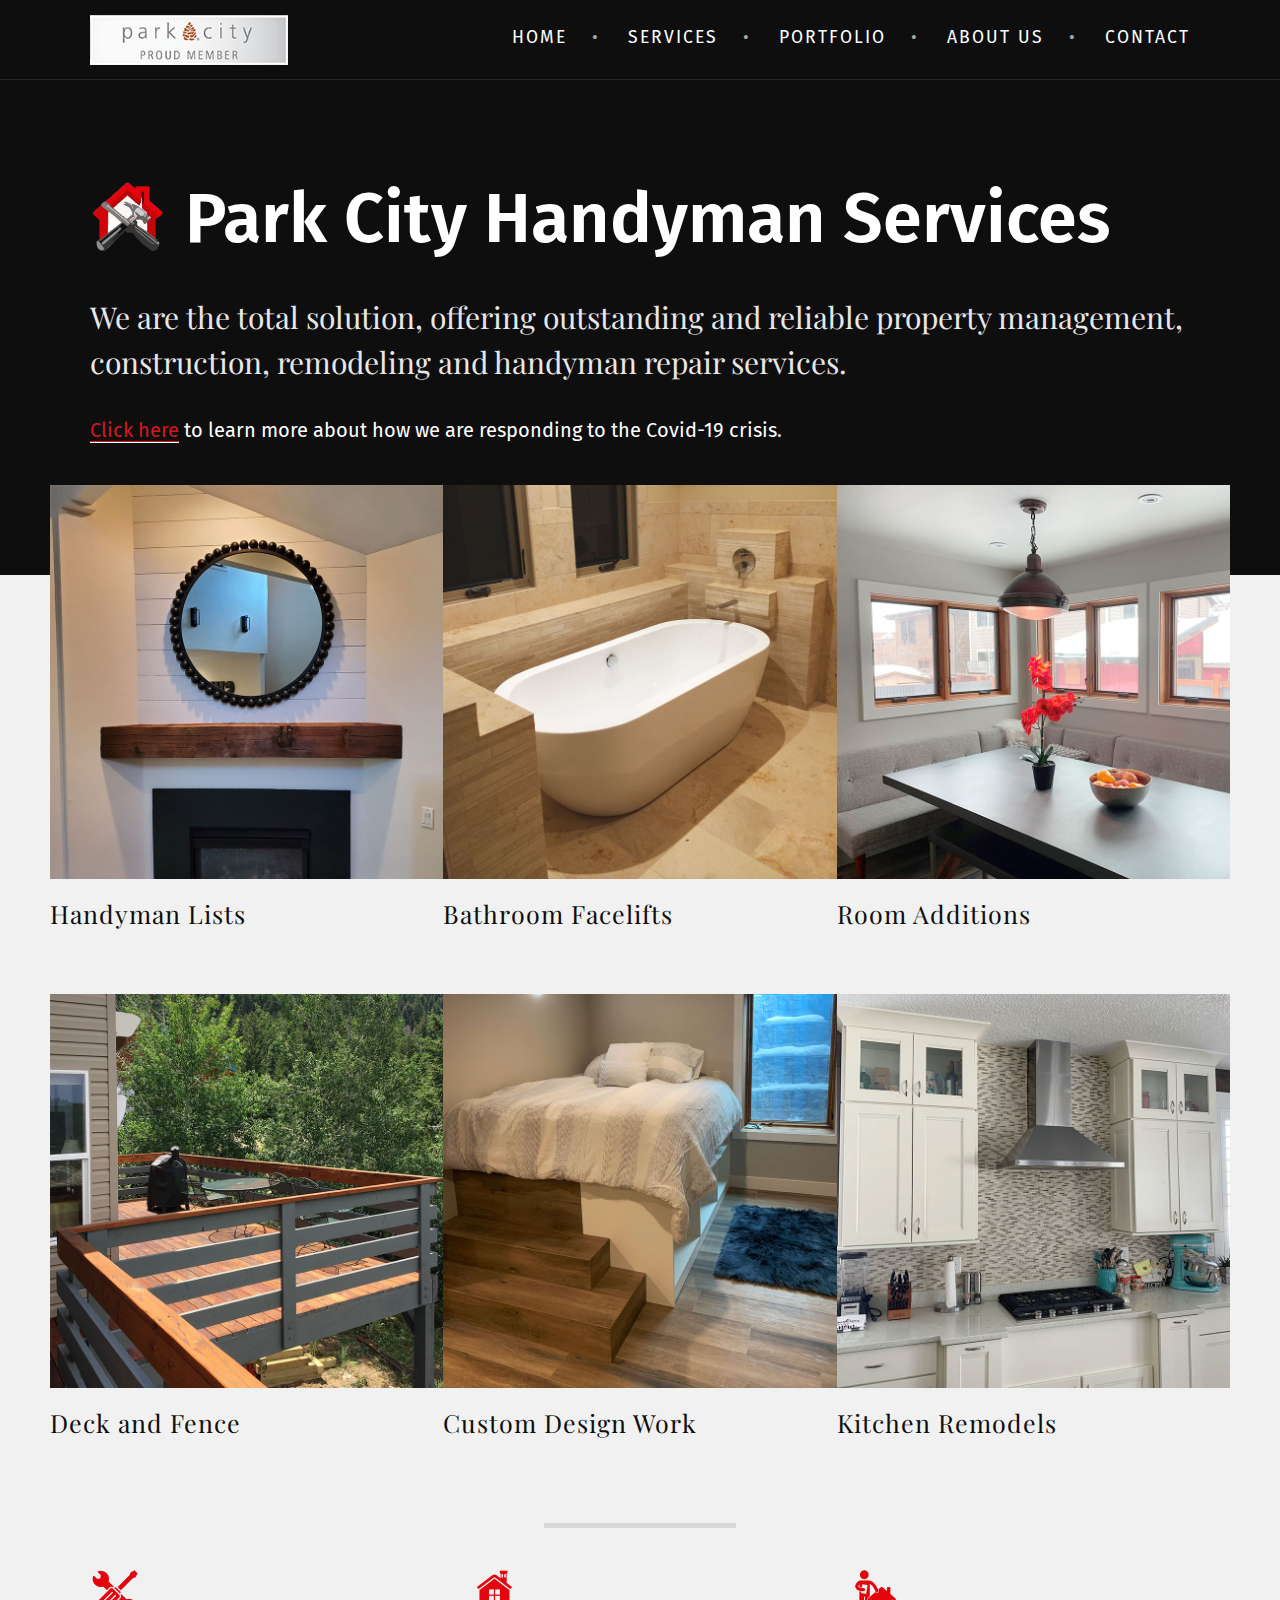
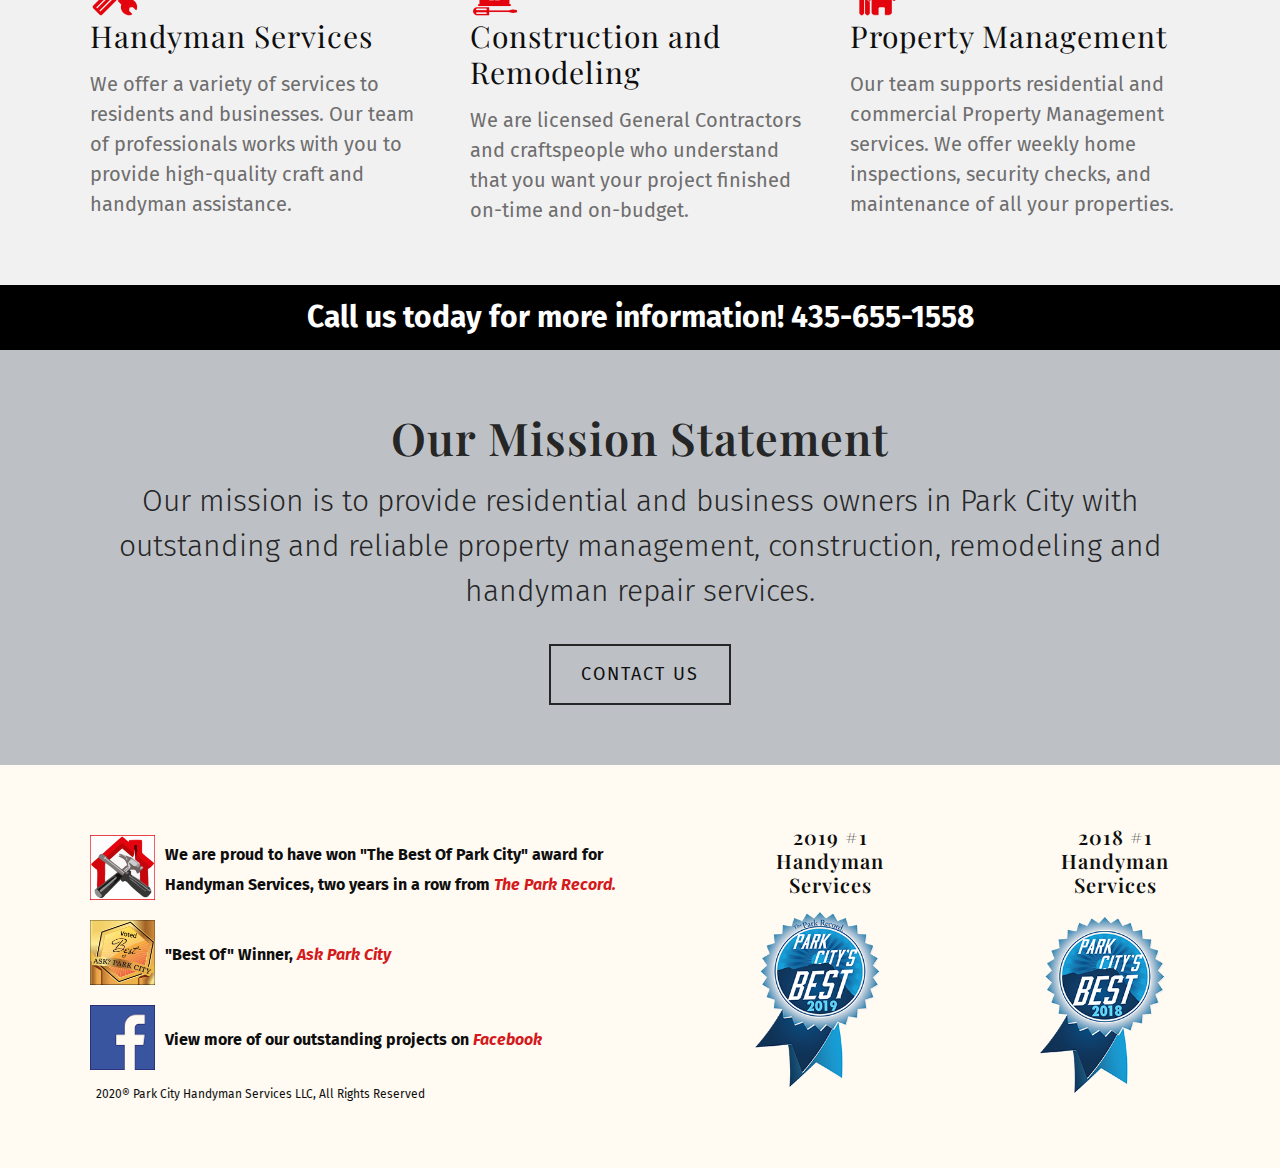
<file: index.html>
<!doctype html>
<html lang="en">
<head>
    <title>Park City Handyman Services</title>
    <meta charset="utf-8">
    <meta name="viewport" content="width=device-width, initial-scale=1, shrink-to-fit=no">    <link rel="shortcut icon" type="image/png" href="images/favicon.ico">
    <!-- Goole fonts -->
    <link href="https://fonts.googleapis.com/css?family=Playfair+Display:400,600%7CFira+Sans:300,400,400i,600" rel="stylesheet">

    <!-- Material icons -->
    <link href="https://fonts.googleapis.com/icon?family=Material+Icons"
      rel="stylesheet">

    <!-- CSS -->
    <link rel="stylesheet" href="assets/css/themeA.css">

    <!-- JS -->
    <script src="assets/js/theme.js" defer></script>
	
	
</head>

<body>

<header class="site-header fixed-top bg-black border-bottom border-dark">
    <a href="#content" class="sr-only sr-only-focusable">Skip to main content</a>
    <div class="container">

        <!-- Navbar -->
<nav class="navbar main-nav navbar-expand-lg navbar-dark">
    <button class="navbar-toggler" type="button" data-toggle="collapse" data-target="#navbarToggle" aria-controls="navbarToggle" aria-expanded="false" aria-label="Toggle main navigation">
        <span class="navbar-toggler-icon"></span>
    </button>
   	<a href="https://www.visitparkcity.com/listing/park-city-handyman-services/23508/" target="_blank" style="text-decoration: none"><img src="images/pccc.png" style="height: 50px"></a>
    <div class="collapse navbar-collapse" id="navbarToggle">
        <ul class="navbar-nav text-uppercase ml-auto">

            <li class="nav-item">
                <a class="nav-link" href="index.html">Home</a>
            </li>
			<li class="nav-item dropdown">
                <a class="nav-link" id="navbarDropdown" role="button" data-toggle="dropdown" aria-haspopup="true" aria-expanded="false">
                    Services
                </a>
                <div class="dropdown-content" aria-labelledby="navbarDropdown">
                    <a class="dropdown-item" href="handyman-services.html">Handyman Services</a>
                    <a class="dropdown-item" href="construction-remodeling.html">Construction and Remodeling</a>
                    <a class="dropdown-item" href="property-management.html">Property Management</a>
                </div>
            </li>
		    <li class="nav-item dropdown">
                <a class="nav-link" id="navbarDropdown2" role="button" aria-haspopup="true" aria-expanded="false">
                    Portfolio
                </a>
                <div class="dropdown-content" aria-labelledby="navbarDropdown">
					<a class="dropdown-item" href="handyman-lists.html">Handyman Lists</a>
					<a class="dropdown-item" href="bathroom-facelifts.html">Bathroom Facelifts</a>
					<a class="dropdown-item" href="room-additions.html">Room Additions</a>
					<a class="dropdown-item" href="deck-fence.html">Decks and Fencing</a>
					<a class="dropdown-item" href="custom-design.html">Custom Design Work</a>
					<a class="dropdown-item" href="kitchen-remodel.html">Kitchen Remodels</a>
					<a class="dropdown-item" href="gutter-cleaning.html">Gutter Cleaning</a>
				</div>
            </li>
            <li class="nav-item">
                <a class="nav-link" href="about.html">About Us</a>
			</li>
		   <li class="nav-item">
                <a class="nav-link" href="contact.html">Contact</a>
            </li>
        </ul>
    </div>
</nav>

    </div>
</header>

    <main id="content">

        <!-- Hero -->
        <div class="container py-5 py-lg-6">
			
		 <div class="d-flex">
			<div> <img src="images/logo.png" style="width: 75px"></div>
			<div class="pl"><h1 class="display-4 pb-3">Park City Handyman Services</h1></div>
		 </div>
			
            <div class="row">
                <div class="col-lg-12">
                    <p class="lead font-serif mb-4 text-secondary">We are the total solution, offering outstanding and reliable property management, construction, remodeling and handyman repair services.</p>
                </div>
            </div>
			<div class="row">
                <div class="col-lg-10">
                    <p class="mb-4">
						<a href="new-norm.html" style="text-decoration:none" target="_blank">
						Click here</a> to learn more about how we are responding to the Covid-19 crisis.
					    
					</p>
                </div>
            </div>
        </div>

        <!-- Projects -->
        <div class="bg-light text-dark">
            <div class="container-fluid py-2">
                <div class="row no-gutters mt-n6 px-xl-4">

                    <div class="col-sm-6 col-xl-4 mb-4">
                        <a href="handyman-lists.html">
                            <figure class="img-scale">
                                <div class="img-wrap mb-3">
                                    <img src="images/LP_handymanlists2.jpg" alt="" class="img-fluid">
                                </div>
                                <figcaption class="h5 font-weight-normal">Handyman Lists</figcaption>
                            </figure>
                        </a>
                    </div>

                    <div class="col-sm-6 col-xl-4 mb-4">
                        <a href="bathroom-facelifts.html">
                            <figure class="img-scale">
                                <div class="img-wrap mb-3">
                                    <img src="images/LP_bathroom.jpg" alt="" class="img-fluid">
                                </div>
                                <figcaption class="h5 font-weight-normal">Bathroom Facelifts</figcaption>
                            </figure>
                        </a>
                    </div>

                    <div class="col-sm-6 col-xl-4 mb-4">
                        <a href="room-additions.html">
                            <figure class="img-scale">
                                <div class="img-wrap mb-3">
                                    <img src="images/LP_room_addition.jpg" alt="" class="img-fluid">
                                </div>
                                <figcaption class="h5 font-weight-normal">Room Additions</figcaption>
                            </figure>
                        </a>
                    </div>

                    <div class="col-sm-6 col-xl-4 mb-4">
                        <a href="deck-fence.html">
                            <figure class="img-scale">
                                <div class="img-wrap mb-3">
                                    <img src="images/LP-decks3.jpg" alt="High-rise buildings" class="img-fluid">
                                </div>
                                <figcaption class="h5 font-weight-normal">Deck and Fence</figcaption>
                            </figure>
                        </a>
                    </div>

                    <div class="col-sm-6 col-xl-4 mb-4">
                        <a href="custom-design.html">
                            <figure class="img-scale">
                                <div class="img-wrap mb-3">
                                    <img src="images/LP_custom2.jpg" alt="White concrete house near green tree" class="img-fluid">
                                </div>
                                <figcaption class="h5 font-weight-normal">Custom Design Work</figcaption>
                            </figure>
                        </a>
                    </div>

                    <div class="col-sm-6 col-xl-4 mb-4">
                        <a href="kitchen-remodel.html">
                            <figure class="img-scale">
                                <div class="img-wrap mb-3">
                                    <img src="images/LP_kitchen.jpg" alt="White modern building" class="img-fluid">
                                </div>
                                <figcaption class="h5 font-weight-normal">Kitchen Remodels</figcaption>
                            </figure>
                        </a>
                    </div>
                </div>
            </div>

            <hr class="border-1 border-muted my-2 mx-auto text-center w-15" role="presentation">       

			
			<!-- Icon blocks -->
             <div class="container">
                <div class="row py-4">
                    <div class="col-md-4 mb-4">
						<a href="handyman-services.html" style="text-decoration: none">
                        <img src="images/icon_hm.png" style="width: 50px" aria-hidden="true">
                        <h2 class="h4 font-weight-normal">Handyman Services</h2>
							<p class="mb-md-0 text-muted"> We offer a variety of services to residents and businesses. Our team of professionals works with you to provide high-quality craft and handyman assistance.</p>
					    </a>
                    </div>
                    <div class="col-md-4 mb-4">
						<a href="construction-remodeling.html" style="text-decoration: none">
                        <img src="images/icon_ds.png" style="width: 50px" aria-hidden="true">
                        <h2 class="h4 font-weight-normal">Construction and Remodeling</h2>
                        <p class="mb-md-0 text-muted"> We are licensed General Contractors and craftspeople who understand that you want your project finished on-time and on-budget.</p>
						</a>
                    </div>
					<div class="col-md-4 mb-4">
						<a href="property-management.html" style="text-decoration: none">
                        <img src="images/icon_pm.png" style="width: 50px" aria-hidden="true">
                        <h2 class="h4 font-weight-normal">Property Management</h2>
                        <p class="mb-md-0 text-muted">Our team supports residential and commercial Property Management services. We offer weekly home inspections, security checks, and maintenance of all your properties.</p>
						</a>
                    </div>
                </div>
            </div>
		</div>

	<!-- Call-US to action -->
        <div class="bg-blk text-dark text-center">            
			<div class="container py-2 big text-white">
               Call us today for more information! 435-655-1558
            </div>
        </div>

        <!-- Call to action -->
        <div class="bg-primary text-dark text-center">            
			<div class="container py-5">
                <h2>Our Mission Statement</h2>
                <p class="lead mb-4">Our mission is to provide residential and business owners in Park City with outstanding and reliable property management, construction, remodeling and handyman repair services.</p>
                <a href="contact.html" class="btn btn-outline-dark">Contact Us</a>
            </div>
        </div>

		
    </main>

 <footer class="f-color text-black">
           <div class="container py-5 py-md-5">
            <div class="row justify-content-md-between">
			    <div class="col-sm-12 col-md-6 mt-4 mt-md-0">
			           <ul class="list-unstyled mb-0">
                        <li class="py-2">
                            <div class="d-flex align-items-center">
                                <div>
                                    <img src="images/pchslogo.png" style="width: 75px" class="pr">
                                </div>
                                <div>
                                    <span class="small"><b>We are proud to have won "The Best Of Park City" award for Handyman Services, two years in a row from <a href="https://www.parkrecord.com/" target="_blank"><i>The Park Record.</i></a></b></span>
                                </div>
                            </div>
                        </li>

						<li class="py-2">
                            <div class="d-flex align-items-center">
                                <div>
                                    <img src="images/apc.png" style="width: 75px" class="pr">
                                </div>
 								<div><span class="small"><b>"Best Of" Winner, <a href="https://askparkcity.com/locals/home-services/" target="_blank"><i>Ask Park City</i></a></b></span>
								</div>
          
                            </div>
                        </li>
						   
						<li class="py-2">
                            <div class="d-flex align-items-center">
                                <div>
                                    <img src="images/facebook.png" style="width: 75px" class="pr">
                                </div>
 								<div><span class="small"><b>View more of our outstanding projects on <a href="https://www.facebook.com/ParkCityHandymanServicesandPropertyManagement/" target="_blank" ><i>Facebook</i></a></b></span>
								</div>
          
                            </div>
                        </li>
						   
						<li class="py-1 tiny">
						 &nbsp; 2020® Park City Handyman Services LLC, All Rights Reserved
						</li>
					</ul>
                </div>	
				
                <div class="col-6 col-md-2">
                    <h2 class="h6 text-center">2019 #1 Handyman Services</h2>
                    <img src="images/pcr2019.png" style="width: 125px" alt="Park City Record Best of Award 2019">
                </div>
                <div class="col-6 col-md-2">
                    <h2 class="h6 text-center mb-3">2018 #1 Handyman Services</h2>
                    <img src="images/pcr2018.png" style="width: 125px" alt="Park City Record Best of Award 2018">
                </div>
            </div>
        </div>
    </footer>
	
</body>
</html>
</file>
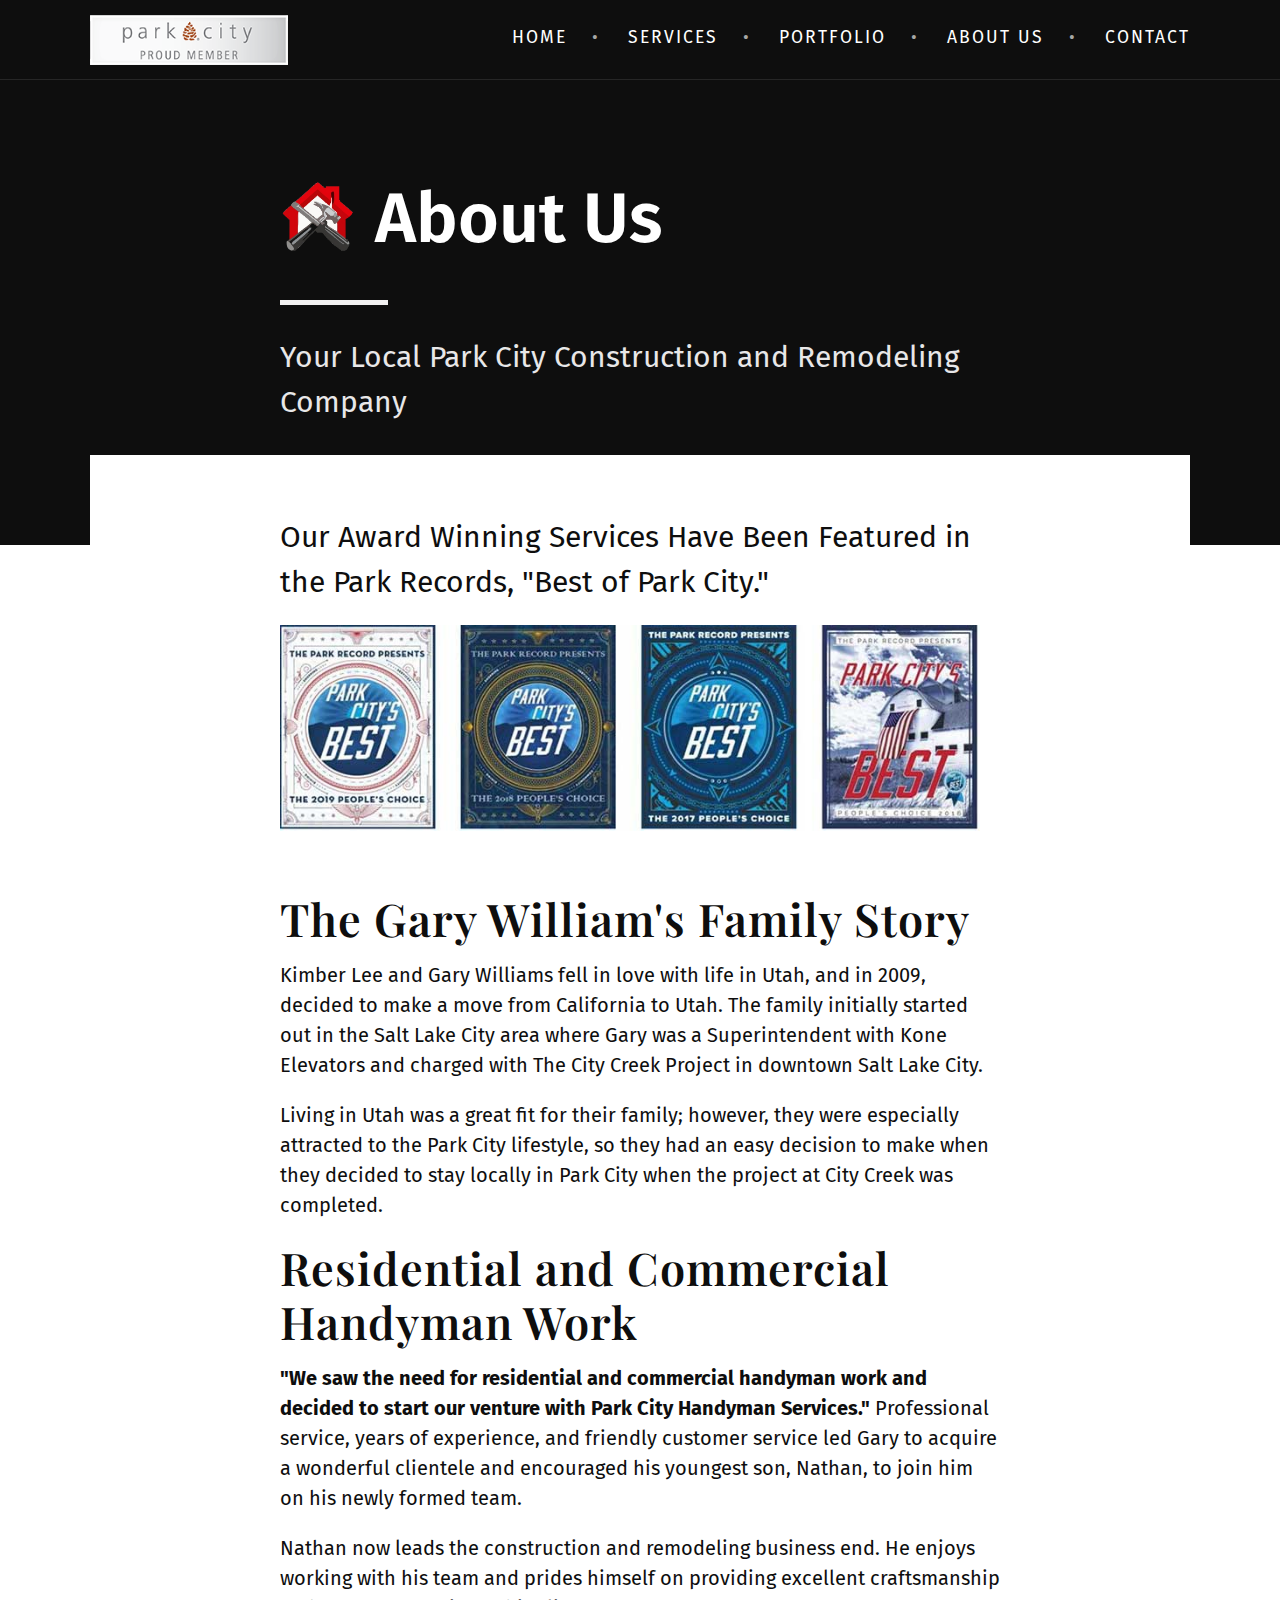
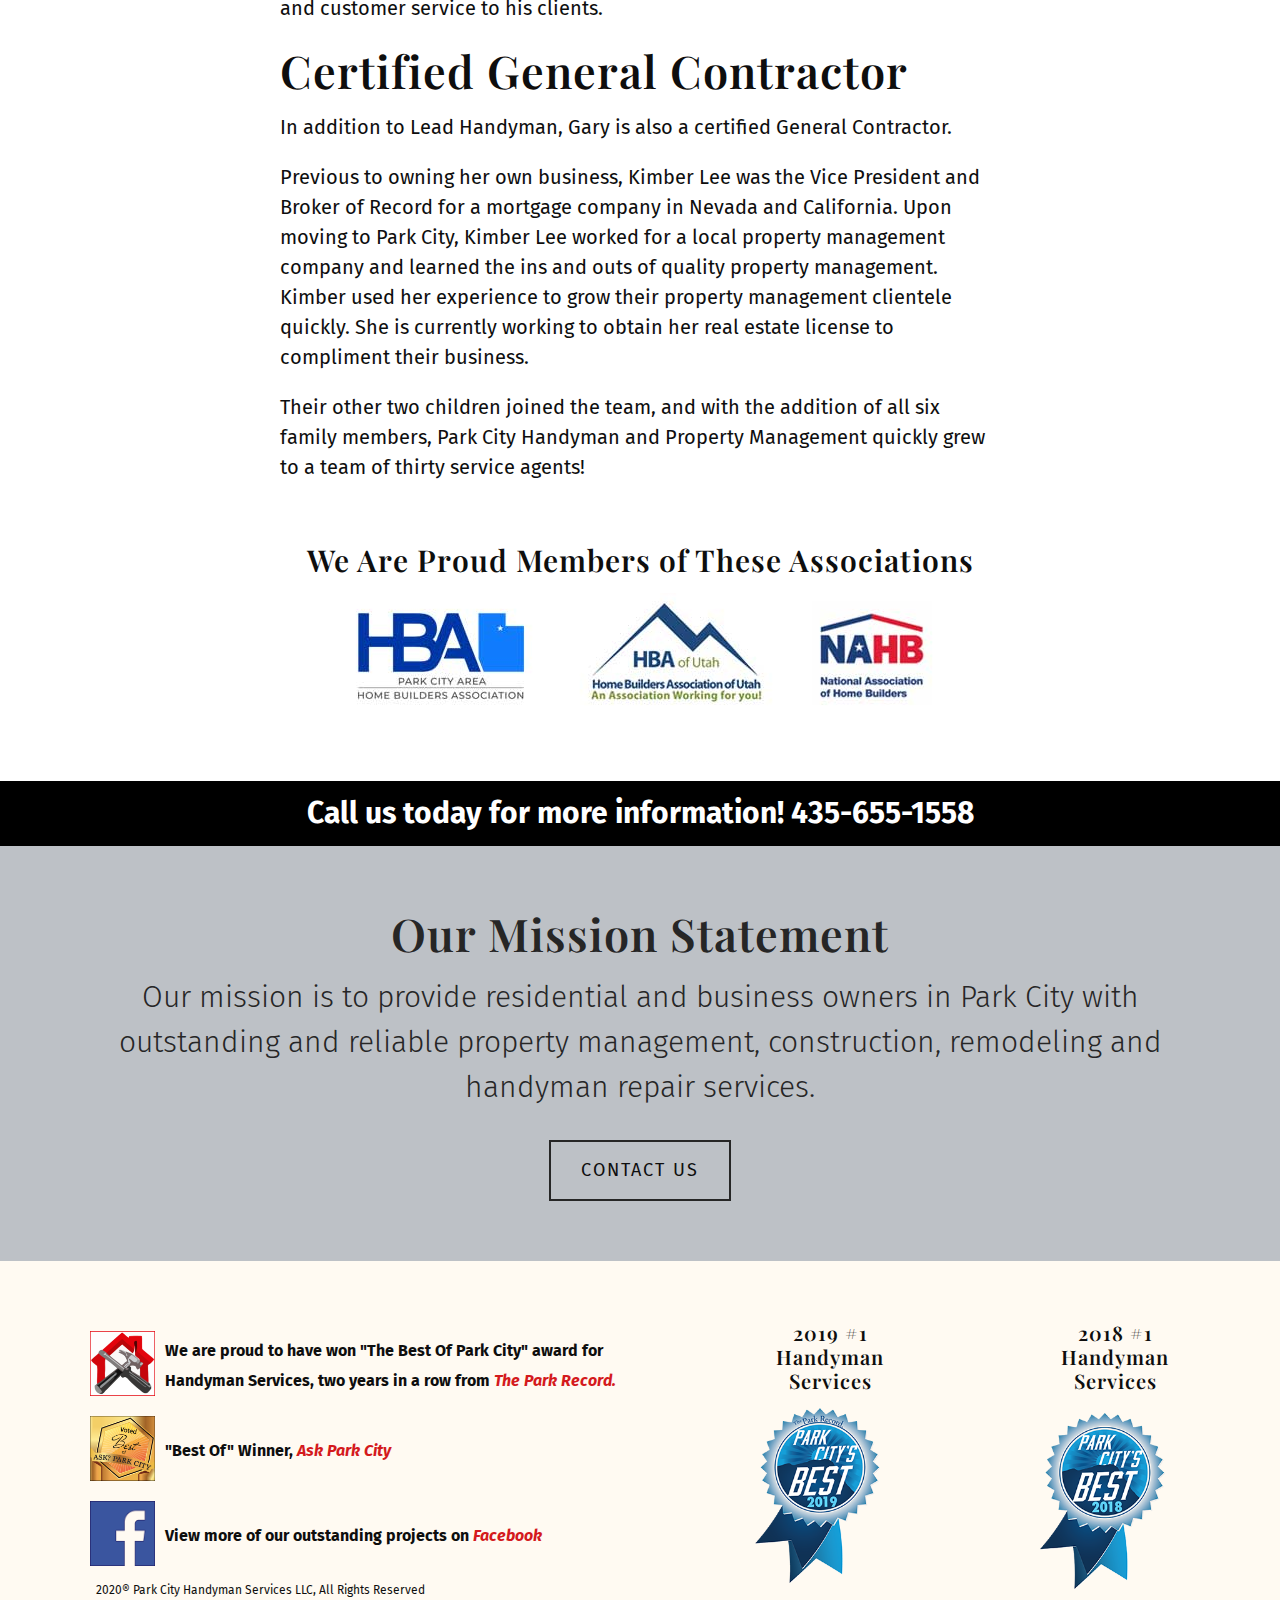
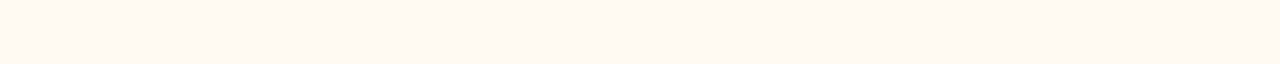
<file: about.html>
<!doctype html>
<html lang="en">
<head>
    <title>Park City Handyman Services</title>
    <meta charset="utf-8"><meta name="viewport" content="width=device-width, initial-scale=1, shrink-to-fit=no">
<link rel="shortcut icon" type="image/png" href="images/favicon.ico">
<!-- Goole fonts -->
    <link href="https://fonts.googleapis.com/css?family=Playfair+Display:400,600%7CFira+Sans:300,400,400i,600" rel="stylesheet">

    <!-- Material icons -->
    <link href="https://fonts.googleapis.com/icon?family=Material+Icons"
      rel="stylesheet">    <!-- CSS -->
    <link rel="stylesheet" href="assets/css/themeA.css">

    <!-- JS -->
    <script src="assets/js/theme.js" defer></script>
</head>

<body>

<header class="site-header fixed-top bg-black border-bottom border-dark">
    <a href="#content" class="sr-only sr-only-focusable">Skip to main content</a>
    <div class="container">

        <!-- Navbar -->
<nav class="navbar main-nav navbar-expand-lg navbar-dark">
<button class="navbar-toggler" type="button" data-toggle="collapse" data-target="#navbarToggle" aria-controls="navbarToggle" aria-expanded="false" aria-label="Toggle main navigation">
<span class="navbar-toggler-icon"></span>
</button>
<a href="https://www.visitparkcity.com/listing/park-city-handyman-services/23508/" target="_blank" style="text-decoration: none"><img src="images/pccc.png" style="height: 50px"></a>
    <div class="collapse navbar-collapse" id="navbarToggle">
        <ul class="navbar-nav text-uppercase ml-auto">

            <li class="nav-item">
                <a class="nav-link" href="index.html">Home</a>
            </li>
			<li class="nav-item dropdown">
                <a class="nav-link" id="navbarDropdown" role="button" data-toggle="dropdown" aria-haspopup="true" aria-expanded="false">
                    Services
                </a>
                <div class="dropdown-content" aria-labelledby="navbarDropdown">
                    <a class="dropdown-item" href="handyman-services.html">Handyman Services</a>
                    <a class="dropdown-item" href="construction-remodeling.html">Construction and Remodeling</a>
                    <a class="dropdown-item" href="property-management.html">Property Management</a>
                </div>
            </li>
		    <li class="nav-item dropdown">
                <a class="nav-link" id="navbarDropdown2" role="button" aria-haspopup="true" aria-expanded="false">
                    Portfolio
                </a>
                <div class="dropdown-content" aria-labelledby="navbarDropdown">
					<a class="dropdown-item" href="handyman-lists.html">Handyman Lists</a>
					<a class="dropdown-item" href="bathroom-facelifts.html">Bathroom Facelifts</a>
					<a class="dropdown-item" href="room-additions.html">Room Additions</a>
					<a class="dropdown-item" href="deck-fence.html">Decks and Fencing</a>
					<a class="dropdown-item" href="custom-design.html">Custom Design Work</a>
					<a class="dropdown-item" href="kitchen-remodel.html">Kitchen Remodels</a>
					<a class="dropdown-item" href="gutter-cleaning.html">Gutter Cleaning</a>
				</div>
            </li>
            <li class="nav-item">
                <a class="nav-link" href="about.html">About Us</a>
			</li>
		   <li class="nav-item">
                <a class="nav-link" href="contact.html">Contact</a>
            </li>
        </ul>
    </div>
</nav>
    </div>
</header>

    <main id="content">

        <div class="container py-6">
            <div class="row justify-content-center">
                <div class="col-lg-8">
					
				  <div class="d-flex">
			       <div> <img src="images/logo.png" style="width: 75px"></div>
			       <div class="pl"><h1 class="display-4 mb-2">About Us</h1></div>
		          </div>
					
                    <hr class="border-1 border-light my-4 ml-0 text-left w-15" role="presentation">
                    <p class="lead text-secondary"><b>Your Local Park City Construction and Remodeling Company</b></p>
                </div>
            </div>
        </div>

        <div class="bg-white text-black">
            <div class="container py-2">
                <div class="bg-white mt-n6 px-3 px-lg-0">
                    <div class="row justify-content-center py-4 py-lg-5">
                        <div class="col-md-10 col-lg-8">
							<p class="lead"><b>Our Award Winning Services Have Been Featured in the Park Records, "Best of Park City."</b></p>
							<img src="images/bestof.jpg" style="width: 700px" class="mb-5">
							
							<h2>The Gary William's Family Story</h2>
							<p>Kimber Lee and Gary Williams fell in love with life in Utah, and in 2009, decided to make a move from California to Utah. The family initially started out in the Salt Lake City area where Gary was a Superintendent with Kone Elevators and charged with The City Creek Project in downtown Salt Lake City.  </p>
							<p>Living in Utah was a great fit for their family; however, they were especially attracted to the Park City lifestyle, so they had an easy decision to make when they decided to stay locally in Park City when the project at City Creek was completed. </p>
							
							<h2>Residential and Commercial Handyman Work</h2>							
							<p><b>"We saw the need for residential and commercial handyman work and decided to start our venture with Park City Handyman Services."</b>
							Professional service, years of experience, and friendly customer service led Gary to acquire a wonderful clientele and encouraged his youngest son, Nathan, to join him on his newly formed team. </p>
							<p>Nathan now leads the construction and remodeling business end. He enjoys working with his team and prides himself on providing excellent craftsmanship and customer service to his clients.</p>
							
							<h2>Certified General Contractor</h2>
							<p>In addition to Lead Handyman, Gary is also a certified General Contractor.</p>
							<p>Previous to owning her own business, Kimber Lee was the Vice President and Broker of Record for a mortgage company in Nevada and California. Upon moving to Park City, Kimber Lee worked for a local property management company and learned the ins and outs of quality property management. Kimber used her experience to grow their property management clientele quickly. She is currently working to obtain her real estate license to compliment their business.</p>
							<p>Their other two children joined the team, and with the addition of all six family members, Park City Handyman and Property Management quickly grew to a team of thirty service agents!</p>
							
	
							<div align="center" class="mt-5">
								<h4>We Are Proud Members of These Associations</h4>
							<img src="images/hbas.jpg">
							</div>

                        </div>
                    </div>
                </div>
            </div>
        </div>

     
	<!-- Call-US to action -->
        <div class="bg-blk text-dark text-center">            
			<div class="container py-2 big text-white">
               Call us today for more information! 435-655-1558
            </div>
        </div>
	<!--MISSION STATEMENT-->
        <div class="bg-primary text-dark text-center">
            <div class="container py-5">
                <h2>Our Mission Statement</h2>
                <p class="lead mb-4">Our mission is to provide residential and business owners in Park City with outstanding and reliable property management, construction, remodeling and handyman repair services.</p>
                <a href="contact.html" class="btn btn-outline-dark">Contact Us</a>
            </div>
        </div>
    </main> 
	
 <footer class="f-color text-black">
           <div class="container py-5 py-md-5">
            <div class="row justify-content-md-between">
			    <div class="col-sm-12 col-md-6 mt-4 mt-md-0">
			           <ul class="list-unstyled mb-0">
                        <li class="py-2">
                            <div class="d-flex align-items-center">
                                <div>
                                    <img src="images/pchslogo.png" style="width: 75px" class="pr">
                                </div>
                                <div>
                                    <span class="small"><b>We are proud to have won "The Best Of Park City" award for Handyman Services, two years in a row from <a href="https://www.parkrecord.com/" target="_blank"><i>The Park Record.</i></a></b></span>
                                </div>
                            </div>
                        </li>

						<li class="py-2">
                            <div class="d-flex align-items-center">
                                <div>
                                    <img src="images/apc.png" style="width: 75px" class="pr">
                                </div>
 								<div><span class="small"><b>"Best Of" Winner, <a href="https://askparkcity.com/locals/home-services/" target="_blank"><i>Ask Park City</i></a></b></span>
								</div>
          
                            </div>
                        </li>
						   
						<li class="py-2">
                            <div class="d-flex align-items-center">
                                <div>
                                    <img src="images/facebook.png" style="width: 75px" class="pr">
                                </div>
 								<div><span class="small"><b>View more of our outstanding projects on <a href="https://www.facebook.com/ParkCityHandymanServicesandPropertyManagement/" target="_blank" ><i>Facebook</i></a></b></span>
								</div>
          
                            </div>
                        </li>
						   
						<li class="py-1 tiny">
						 &nbsp; 2020® Park City Handyman Services LLC, All Rights Reserved
						</li>
					</ul>
                </div>	
				
                <div class="col-6 col-md-2">
                    <h2 class="h6 text-center">2019 #1 Handyman Services</h2>
                    <img src="images/pcr2019.png" style="width: 125px" alt="Park City Record Best of Award 2019">
                </div>
                <div class="col-6 col-md-2">
                    <h2 class="h6 text-center mb-3">2018 #1 Handyman Services</h2>
                    <img src="images/pcr2018.png" style="width: 125px" alt="Park City Record Best of Award 2018">
                </div>
            </div>
        </div>
    </footer>
	
</body>
</html>
</file>
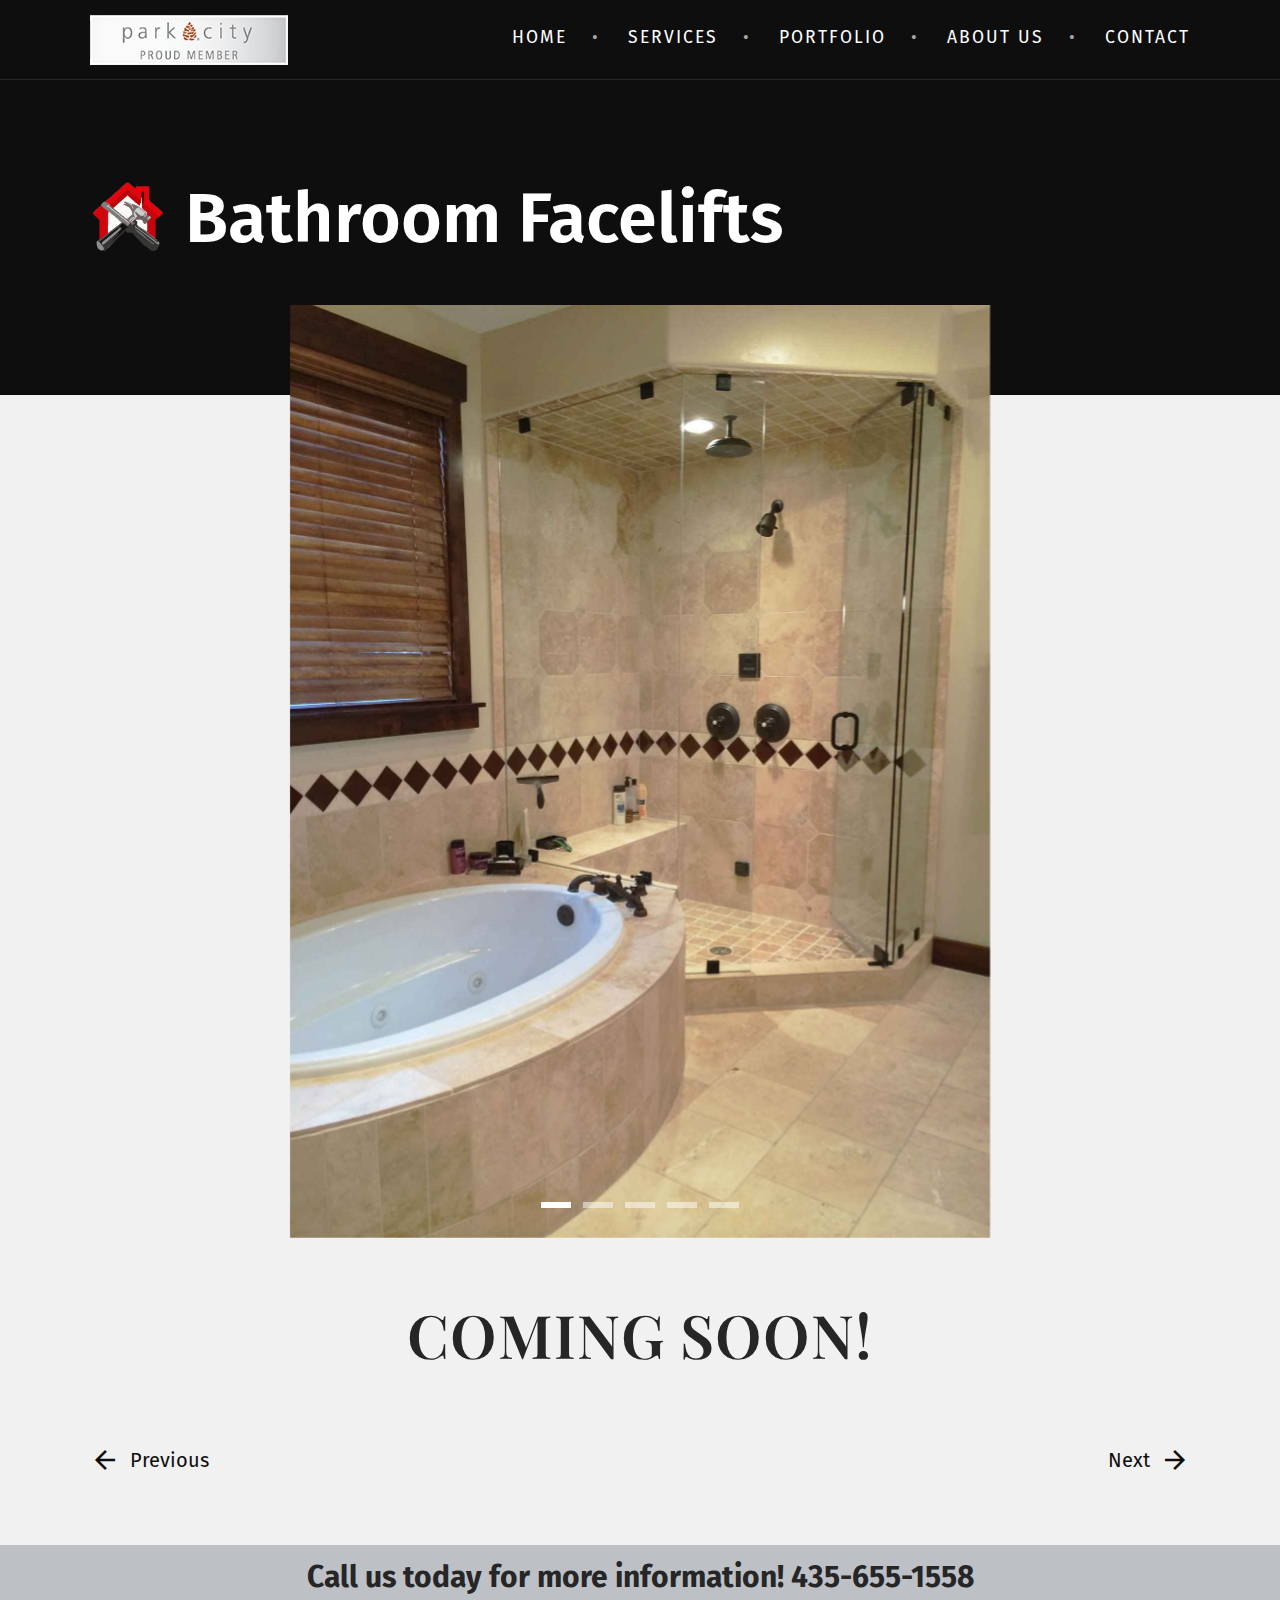
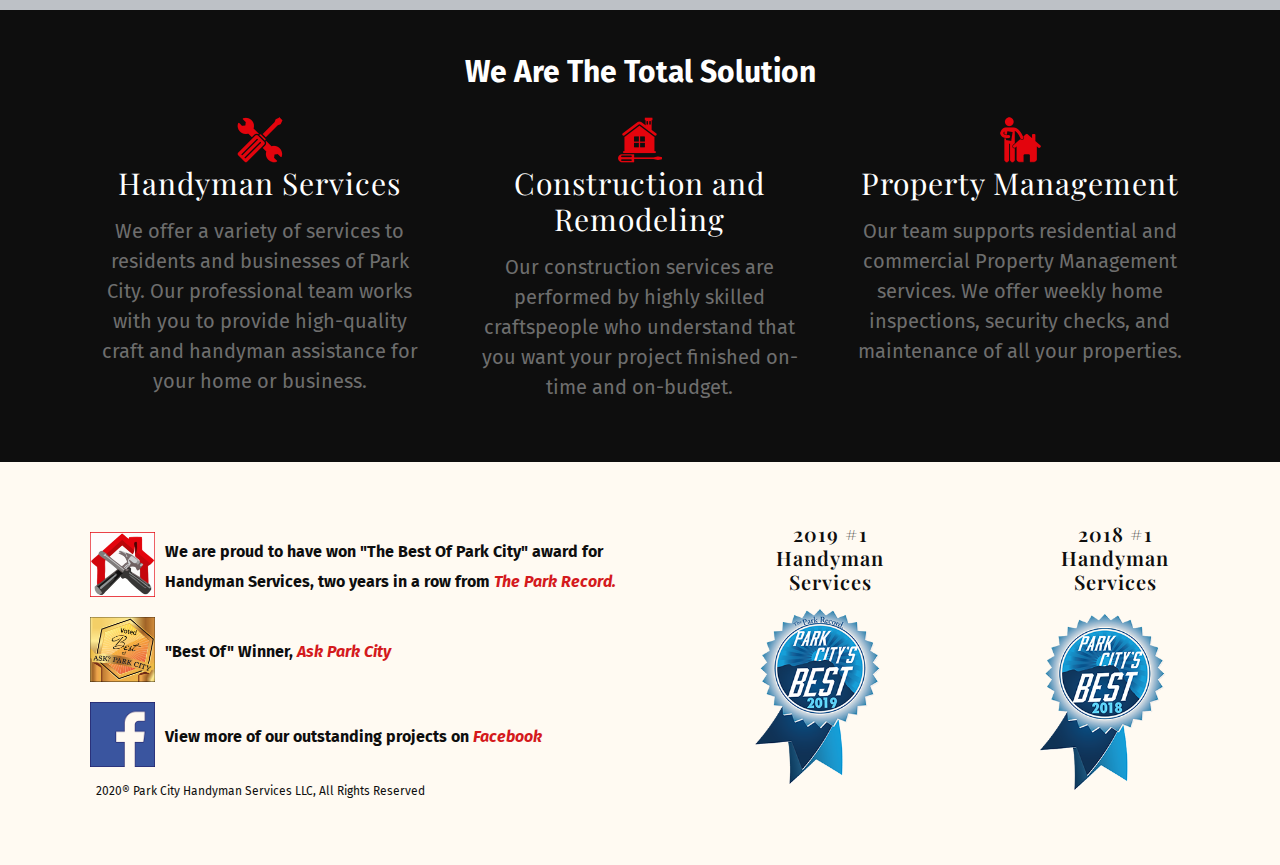
<file: bathroom-facelifts.html>
<!doctype html>
<html lang="en">
<head>
    <title>Park City Handyman Services</title>
    <meta charset="utf-8"><meta name="viewport" content="width=device-width, initial-scale=1, shrink-to-fit=no">
<link rel="shortcut icon" type="image/png" href="images/favicon.ico">
<!-- Goole fonts -->
    <link href="https://fonts.googleapis.com/css?family=Playfair+Display:400,600%7CFira+Sans:300,400,400i,600" rel="stylesheet">

    <!-- Material icons -->
    <link href="https://fonts.googleapis.com/icon?family=Material+Icons"
      rel="stylesheet">    <!-- CSS -->
    <link rel="stylesheet" href="assets/css/themeA.css">

    <!-- JS -->
    <script src="assets/js/theme.js" defer></script>
</head>

<body>

<header class="site-header fixed-top bg-black border-bottom border-dark">
    <a href="#content" class="sr-only sr-only-focusable">Skip to main content</a>
    <div class="container">

        <!-- Navbar -->
<nav class="navbar main-nav navbar-expand-lg navbar-dark">
<button class="navbar-toggler" type="button" data-toggle="collapse" data-target="#navbarToggle" aria-controls="navbarToggle" aria-expanded="false" aria-label="Toggle main navigation">
<span class="navbar-toggler-icon"></span>
</button>
<a href="https://www.visitparkcity.com/listing/park-city-handyman-services/23508/" target="_blank" style="text-decoration: none"><img src="images/pccc.png" style="height: 50px"></a>
    <div class="collapse navbar-collapse" id="navbarToggle">
        <ul class="navbar-nav text-uppercase ml-auto">

            <li class="nav-item">
                <a class="nav-link" href="index.html">Home</a>
            </li>
			<li class="nav-item dropdown">
                <a class="nav-link" id="navbarDropdown" role="button" data-toggle="dropdown" aria-haspopup="true" aria-expanded="false">
                    Services
                </a>
                <div class="dropdown-content" aria-labelledby="navbarDropdown">
                    <a class="dropdown-item" href="handyman-services.html">Handyman Services</a>
                    <a class="dropdown-item" href="construction-remodeling.html">Construction and Remodeling</a>
                    <a class="dropdown-item" href="property-management.html">Property Management</a>
                </div>
            </li>
		    <li class="nav-item dropdown">
                <a class="nav-link" id="navbarDropdown2" role="button" aria-haspopup="true" aria-expanded="false">
                    Portfolio
                </a>
                <div class="dropdown-content" aria-labelledby="navbarDropdown">
					<a class="dropdown-item" href="handyman-lists.html">Handyman Lists</a>
					<a class="dropdown-item" href="bathroom-facelifts.html">Bathroom Facelifts</a>
					<a class="dropdown-item" href="room-additions.html">Room Additions</a>
					<a class="dropdown-item" href="deck-fence.html">Decks and Fencing</a>
					<a class="dropdown-item" href="custom-design.html">Custom Design Work</a>
					<a class="dropdown-item" href="kitchen-remodel.html">Kitchen Remodels</a>
					<a class="dropdown-item" href="gutter-cleaning.html">Gutter Cleaning</a>
				</div>
            </li>
            <li class="nav-item">
                <a class="nav-link" href="about.html">About Us</a>
			</li>
		   <li class="nav-item">
                <a class="nav-link" href="contact.html">Contact</a>
            </li>
        </ul>
    </div>
</nav>
    </div>
</header>

<main id="content">

    <!-- Hero -->
       <div class="container py-6">
		 <div class="d-flex">
			<div> <img src="images/logo.png" style="width: 75px"></div>
			<div class="pl"><h1 class="display-4 pb-3">Bathroom Facelifts</h1></div>
		 </div>
       </div>

    <!-- Project -->
    <div class="bg-light text-dark pb-5">
        <div class="container py-2">
            <div id="slideshow" class="carousel slide mt-n6 mx-lg-n4 mb-5" data-ride="carousel">
                <div class="carousel-inner">
                    <div class="carousel-item active" align="center">
                        <img src="images/portfolio/pb1.jpg" style="width: 700px" class="img-fluid" alt="First slide">
                    </div>
                    <div class="carousel-item" align="center">
                        <img src="images/portfolio/pb2.jpg" style="width: 700px" class="img-fluid" alt="Second slide">
                    </div>
                    <div class="carousel-item" align="center">
                        <img src="images/portfolio/pb3.jpg" style="width: 700px" class="img-fluid" alt="Third slide">
                    </div>
					<div class="carousel-item" align="center">
                        <img src="images/portfolio/pb4.jpg" style="width: 700px" class="img-fluid" alt="Third slide">
                    </div>
					<div class="carousel-item" align="center">
                        <img src="images/portfolio/pb5.jpg" style="width: 700px" class="img-fluid" alt="Third slide">
                    </div>
                </div>
        
                <ol class="carousel-indicators">
                    <li data-target="#slideshow" data-slide-to="0" class="active"></li>
                    <li data-target="#slideshow" data-slide-to="1"></li>
                    <li data-target="#slideshow" data-slide-to="2"></li>
					<li data-target="#slideshow" data-slide-to="3"></li>
                    <li data-target="#slideshow" data-slide-to="4"></li>
                </ol>
            </div>

            <div class="d-flex justify-content-center mb-5">  
                <div class="col-lg-12" align="center" style="max-width: 700px">
               <h1>COMING SOON!</h1>
                </div>
            </div>
			
			  <div class="d-flex justify-content-between align-content-center">
                <a href="handyman-lists.html" class="d-flex">
                    <i class="material-icons icon-lg mr-2" aria-hidden="true">
                    arrow_back</i>
                    <span class="">Previous</span>
                </a>

                 <a href="room-additions.html" class="d-flex">
                        <span class="">Next</span>
                        <i class="material-icons icon-lg ml-2" aria-hidden="true">
                        arrow_forward</i>
                 </a>
                </div>
			
          </div>
        </div>	
	
	<!-- Call-US to action -->
        <div class="bg-primary text-dark text-center">            
			<div class="container py-2 big">
               Call us today for more information! 435-655-1558
            </div>
        </div>
	
	
	    <!-- Icon blocks -->
<div class="container">
<div class="py-3 mt-3" align="center"><span class="big">We Are The Total Solution</span></div>
<div class="row">
<div class="col-md-4 mb-5" align="center">
<a href="handyman-services.html" style="text-decoration: none">
<img src="images/icon_hm.png" style="width: 50px" aria-hidden="true">
<h2 class="h4 font-weight-normal text-white">Handyman Services</h2>
<p class="mb-md-0 text-muted"> We offer a variety of services to residents and businesses of Park City. Our professional team works with you to provide high-quality craft and handyman assistance for your home or business.</p>
</a>
</div>
<div class="col-md-4 mb-5" align="center">
<a href="construction-remodeling.html" style="text-decoration: none">
<img src="images/icon_ds.png" style="width: 50px" aria-hidden="true">
<h2 class="h4 font-weight-normal text-white">Construction and Remodeling</h2>
<p class="mb-md-0 text-muted"> Our construction services are performed by highly skilled craftspeople who understand that you want your project finished on-time and on-budget.</p>
</a>
</div>
<div class="col-md-4 mb-5" align="center">
<a href="property-management.html" style="text-decoration: none">
<img src="images/icon_pm.png" style="width: 50px" aria-hidden="true">
<h2 class="h4 font-weight-normal text-white">Property Management</h2>
<p class="mb-md-0 text-muted">Our team supports residential and commercial Property Management services. We offer weekly home inspections, security checks, and maintenance of all your properties.</p>
</a>
</div>
</div>
</div> </main> 
	
 <footer class="f-color text-black">
           <div class="container py-5 py-md-5">
            <div class="row justify-content-md-between">
			    <div class="col-sm-12 col-md-6 mt-4 mt-md-0">
			           <ul class="list-unstyled mb-0">
                        <li class="py-2">
                            <div class="d-flex align-items-center">
                                <div>
                                    <img src="images/pchslogo.png" style="width: 75px" class="pr">
                                </div>
                                <div>
                                    <span class="small"><b>We are proud to have won "The Best Of Park City" award for Handyman Services, two years in a row from <a href="https://www.parkrecord.com/" target="_blank"><i>The Park Record.</i></a></b></span>
                                </div>
                            </div>
                        </li>

						<li class="py-2">
                            <div class="d-flex align-items-center">
                                <div>
                                    <img src="images/apc.png" style="width: 75px" class="pr">
                                </div>
 								<div><span class="small"><b>"Best Of" Winner, <a href="https://askparkcity.com/locals/home-services/" target="_blank"><i>Ask Park City</i></a></b></span>
								</div>
          
                            </div>
                        </li>
						   
						<li class="py-2">
                            <div class="d-flex align-items-center">
                                <div>
                                    <img src="images/facebook.png" style="width: 75px" class="pr">
                                </div>
 								<div><span class="small"><b>View more of our outstanding projects on <a href="https://www.facebook.com/ParkCityHandymanServicesandPropertyManagement/" target="_blank" ><i>Facebook</i></a></b></span>
								</div>
          
                            </div>
                        </li>
						   
						<li class="py-1 tiny">
						 &nbsp; 2020® Park City Handyman Services LLC, All Rights Reserved
						</li>
					</ul>
                </div>	
				
                <div class="col-6 col-md-2">
                    <h2 class="h6 text-center">2019 #1 Handyman Services</h2>
                    <img src="images/pcr2019.png" style="width: 125px" alt="Park City Record Best of Award 2019">
                </div>
                <div class="col-6 col-md-2">
                    <h2 class="h6 text-center mb-3">2018 #1 Handyman Services</h2>
                    <img src="images/pcr2018.png" style="width: 125px" alt="Park City Record Best of Award 2018">
                </div>
            </div>
        </div>
    </footer>

             
</body>
</html>
</file>
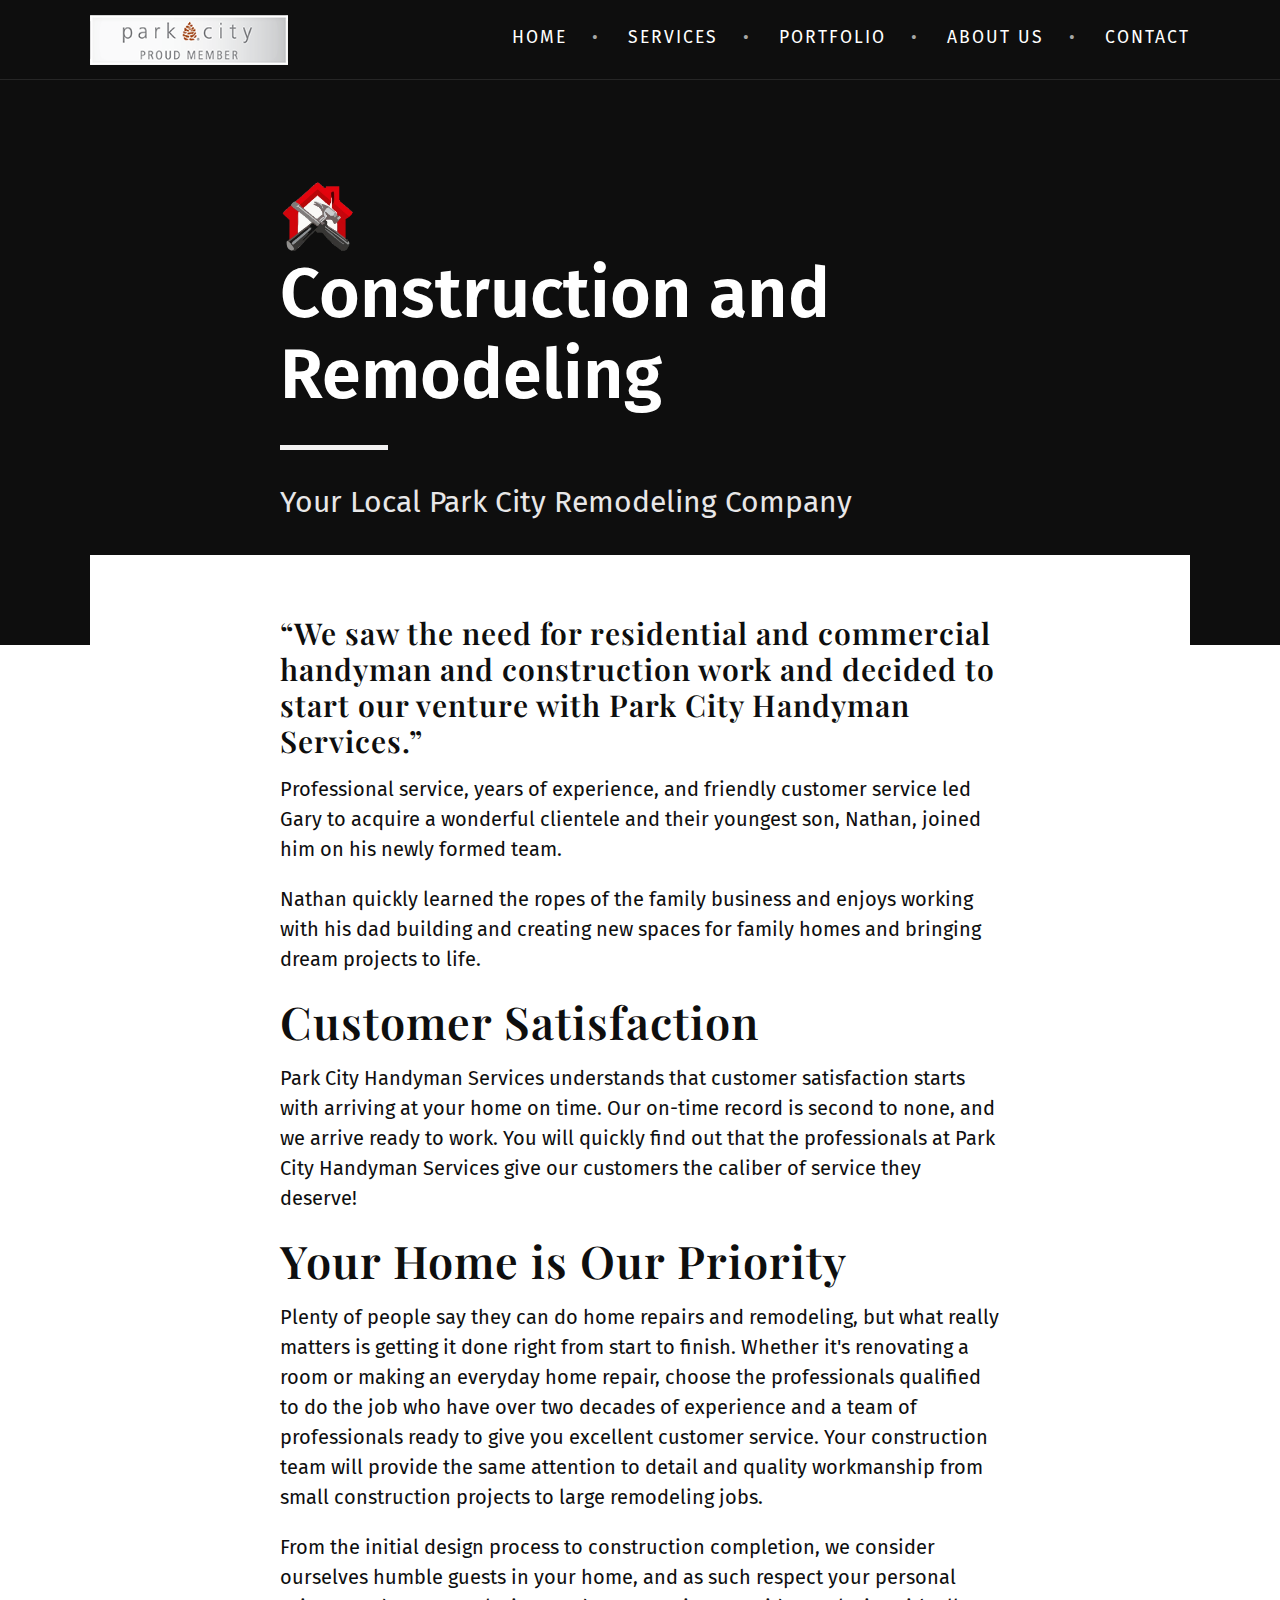
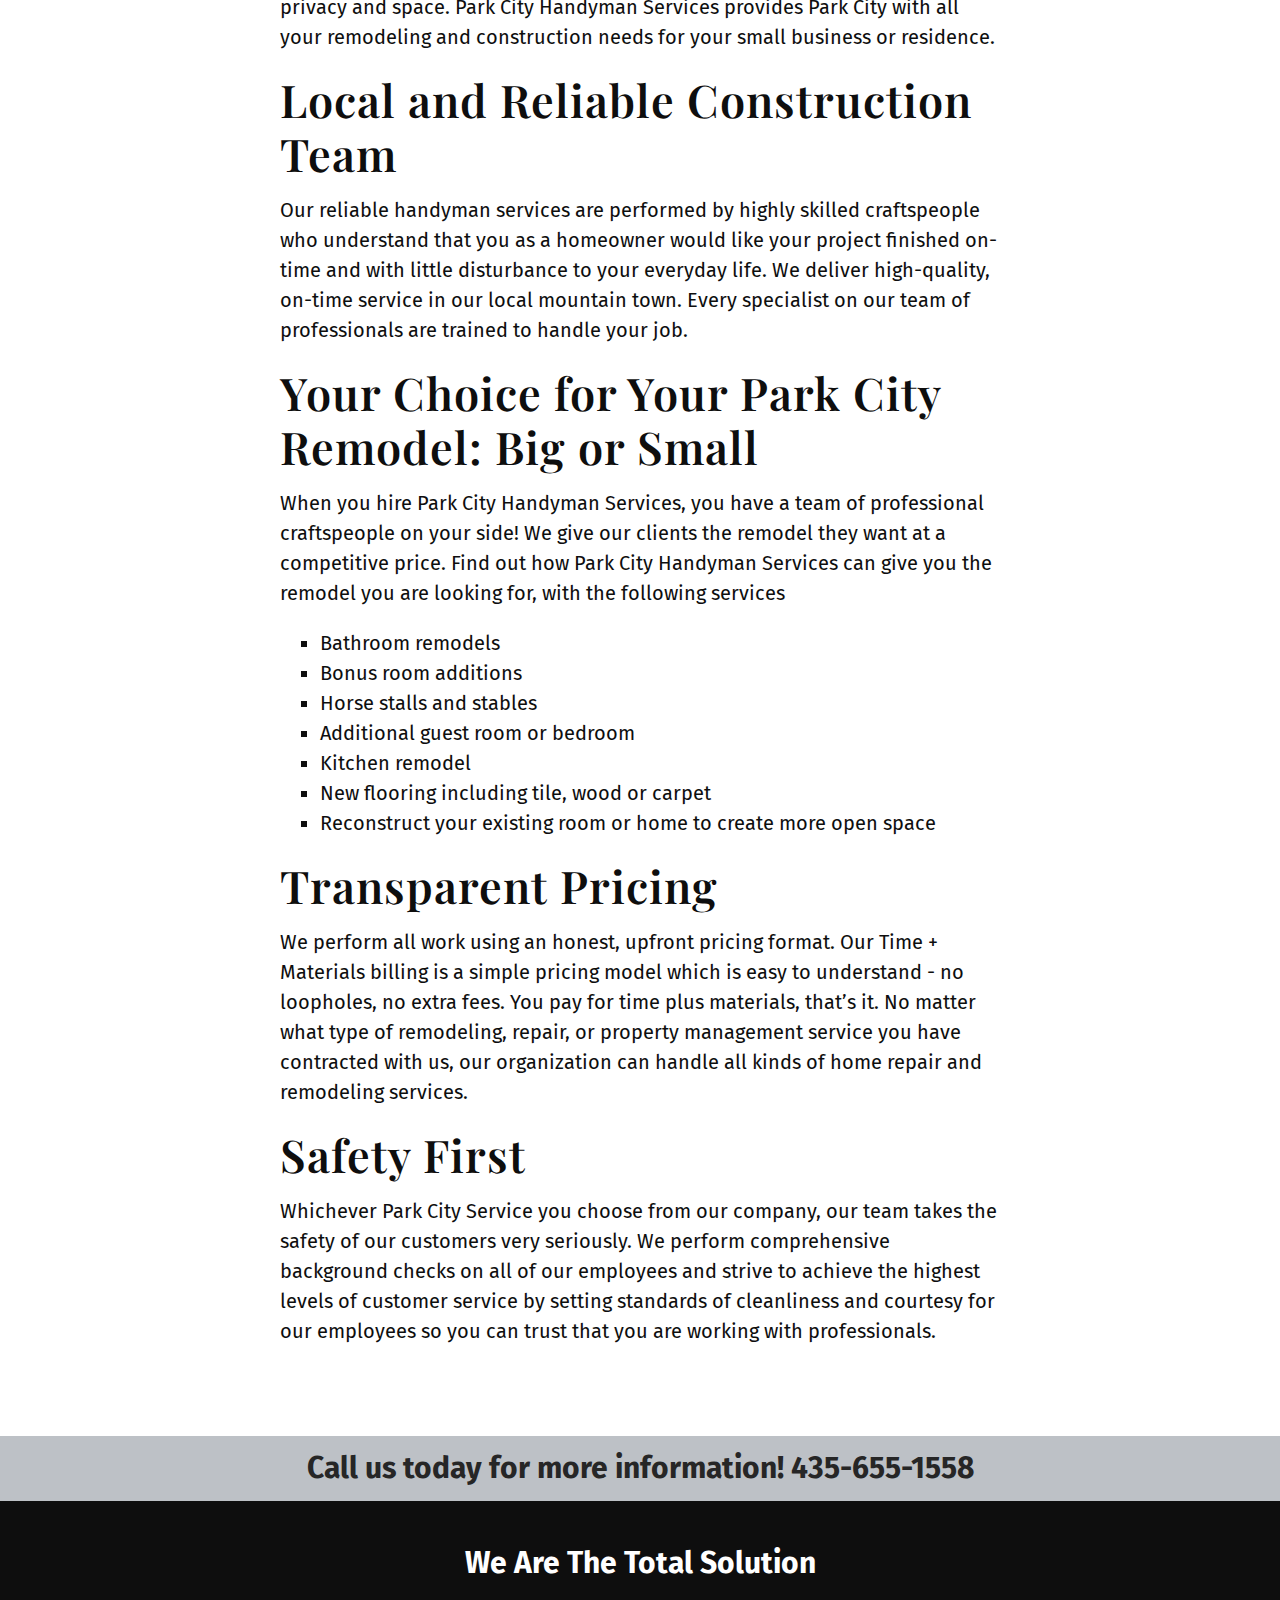
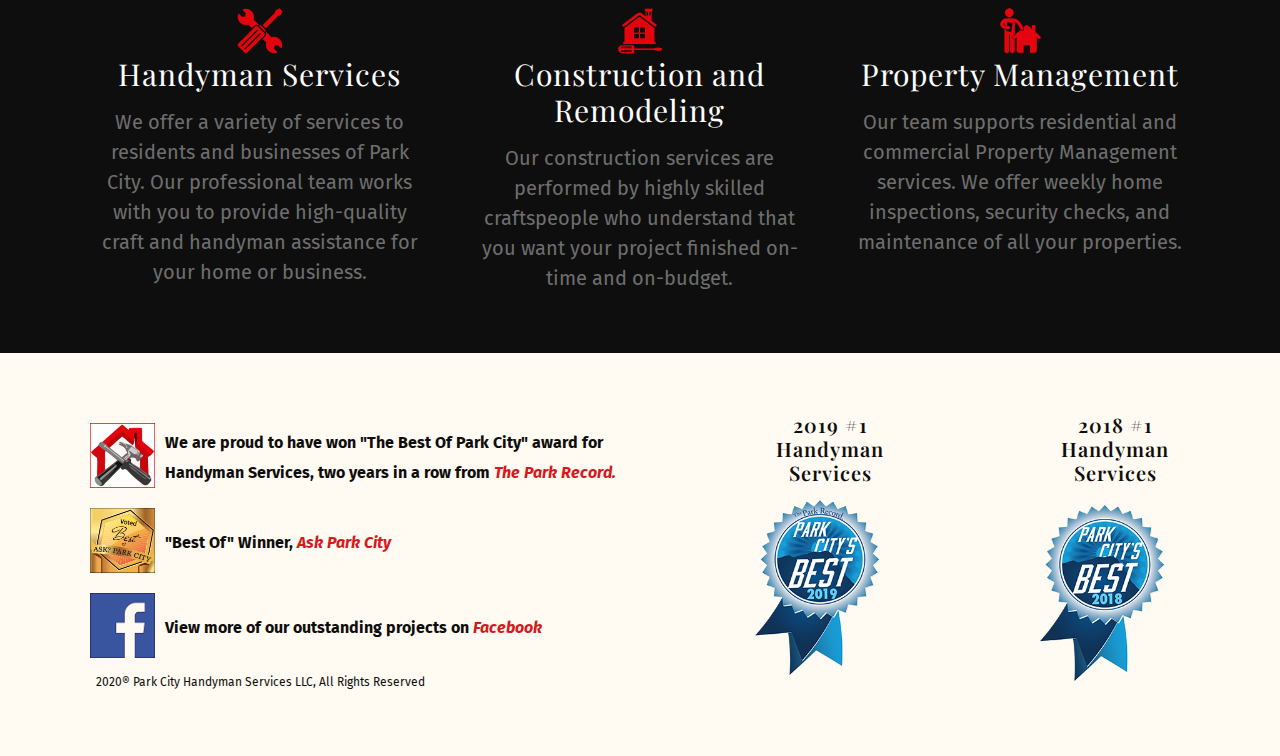
<file: construction-remodeling.html>
<!doctype html>
<html lang="en">
<head>
    <title>Park City Handyman Services</title>
    <meta charset="utf-8"><meta name="viewport" content="width=device-width, initial-scale=1, shrink-to-fit=no">
<link rel="shortcut icon" type="image/png" href="images/favicon.ico">
<!-- Goole fonts -->
    <link href="https://fonts.googleapis.com/css?family=Playfair+Display:400,600%7CFira+Sans:300,400,400i,600" rel="stylesheet">

    <!-- Material icons -->
    <link href="https://fonts.googleapis.com/icon?family=Material+Icons"
      rel="stylesheet">    <!-- CSS -->
    <link rel="stylesheet" href="assets/css/themeA.css">

    <!-- JS -->
    <script src="assets/js/theme.js" defer></script>
</head>

<body>

<header class="site-header fixed-top bg-black border-bottom border-dark">
    <a href="#content" class="sr-only sr-only-focusable">Skip to main content</a>
    <div class="container">

        <!-- Navbar -->
<nav class="navbar main-nav navbar-expand-lg navbar-dark">
<button class="navbar-toggler" type="button" data-toggle="collapse" data-target="#navbarToggle" aria-controls="navbarToggle" aria-expanded="false" aria-label="Toggle main navigation">
<span class="navbar-toggler-icon"></span>
</button>
<a href="https://www.visitparkcity.com/listing/park-city-handyman-services/23508/" target="_blank" style="text-decoration: none"><img src="images/pccc.png" style="height: 50px"></a>
    <div class="collapse navbar-collapse" id="navbarToggle">
        <ul class="navbar-nav text-uppercase ml-auto">

            <li class="nav-item">
                <a class="nav-link" href="index.html">Home</a>
            </li>
			<li class="nav-item dropdown">
                <a class="nav-link" id="navbarDropdown" role="button" data-toggle="dropdown" aria-haspopup="true" aria-expanded="false">
                    Services
                </a>
                <div class="dropdown-content" aria-labelledby="navbarDropdown">
                    <a class="dropdown-item" href="handyman-services.html">Handyman Services</a>
                    <a class="dropdown-item" href="construction-remodeling.html">Construction and Remodeling</a>
                    <a class="dropdown-item" href="property-management.html">Property Management</a>
                </div>
            </li>
		    <li class="nav-item dropdown">
                <a class="nav-link" id="navbarDropdown2" role="button" aria-haspopup="true" aria-expanded="false">
                    Portfolio
                </a>
                <div class="dropdown-content" aria-labelledby="navbarDropdown">
					<a class="dropdown-item" href="handyman-lists.html">Handyman Lists</a>
					<a class="dropdown-item" href="bathroom-facelifts.html">Bathroom Facelifts</a>
					<a class="dropdown-item" href="room-additions.html">Room Additions</a>
					<a class="dropdown-item" href="deck-fence.html">Decks and Fencing</a>
					<a class="dropdown-item" href="custom-design.html">Custom Design Work</a>
					<a class="dropdown-item" href="kitchen-remodel.html">Kitchen Remodels</a>
					<a class="dropdown-item" href="gutter-cleaning.html">Gutter Cleaning</a>
				</div>
            </li>
            <li class="nav-item">
                <a class="nav-link" href="about.html">About Us</a>
			</li>
		   <li class="nav-item">
                <a class="nav-link" href="contact.html">Contact</a>
            </li>
        </ul>
    </div>
</nav>
    </div>
</header>

    <main id="content">

        
         <div class="container py-6">
            <div class="row justify-content-center">
                <div class="col-lg-8">
					    <img src="images/logo.png" style="width: 75px">
					    <h1 class="display-4 mb-4">Construction and Remodeling</h1>
						<hr class="border-1 border-light my-4 ml-0 text-left w-15" role="presentation">
						<p class="lead text-secondary"><b>Your Local Park City Remodeling Company</b></p>
                </div>
            </div>
        </div>

		<!--content-->
        <div class="bg-white text-black">
            <div class="container py-2">
                <div class="bg-white mt-n6 px-3 px-lg-0">
                    <div class="row justify-content-center py-4 py-lg-5">
                        <div class="col-md-10 col-lg-8">
							 <h4>“We saw the need for residential and commercial handyman and construction work and decided to start our venture with Park City Handyman Services.”</h4>
							 <p>Professional service, years of experience, and friendly customer service led Gary to acquire a wonderful clientele and their youngest son, Nathan, joined him on his newly formed team.</p>
		
                            <p>Nathan quickly learned the ropes of the family business and enjoys working with his dad building and creating new spaces for family homes and bringing dream projects to life.</p>
							
                            <h2>Customer Satisfaction</h2>
                            <p>Park City Handyman Services understands that customer satisfaction starts with arriving at your home on time. Our on-time record is second to none, and we arrive ready to work. You will quickly find out that the professionals at Park City Handyman Services give our customers the caliber of service they deserve! </p>
                            
							<h2>Your Home is Our Priority</h2>
							<p>Plenty of people say they can do home repairs and remodeling, but what really matters is getting it done right from start to finish. Whether it's renovating a room or making an everyday home repair, choose the professionals qualified to do the job who have over two decades of experience and a team of professionals ready to give you excellent customer service.  Your construction team will provide the same attention to detail and quality workmanship from small construction projects to large remodeling jobs.</p>
							
							<p>From the initial design process to construction completion, we consider ourselves humble guests in your home, and as such respect your personal privacy and space. Park City Handyman Services provides Park City with all your remodeling and construction needs for your small business or residence.  </p>
							
							<h2>Local and Reliable Construction Team</h2>
							<p>Our reliable handyman services are performed by highly skilled craftspeople who understand that you as a homeowner would like your project finished on-time and with little disturbance to your everyday life. We deliver high-quality, on-time service in our local mountain town. Every specialist on our team of professionals are trained to handle your job.</p>
							
							<h2>Your Choice for Your Park City Remodel: Big or Small </h2>
							<p>When you hire Park City Handyman Services, you have a team of professional craftspeople on your side! We give our clients the remodel they want at a competitive price. Find out how Park City Handyman Services can give you the remodel you are looking for, with the following services</p>
							
							<ul>
								<li>Bathroom remodels</li>
								<li>Bonus room additions</li>
								<li>Horse stalls and stables</li>
								<li>Additional guest room or bedroom</li>
								<li>Kitchen remodel</li>
								<li>New flooring including tile, wood or carpet</li>
								<li>Reconstruct your existing room or home to create more open space</li>
							</ul>
							
							<h2>Transparent Pricing</h2>
							<p>We perform all work using an honest, upfront pricing format. Our Time + Materials billing is a simple pricing model which is easy to understand - no loopholes, no extra fees. You pay for time plus materials, that’s it. No matter what type of remodeling, repair, or property management service you have contracted with us, our organization can handle all kinds of home repair and remodeling services.</p>
							
							<h2>Safety First</h2>
							<p>Whichever Park City Service you choose from our company, our team takes the safety of our customers very seriously. We perform comprehensive background checks on all of our employees and strive to achieve the highest levels of customer service by setting standards of cleanliness and courtesy for our employees so you can trust that you are working with professionals.</p>
							
                        </div>

                    </div>
                </div>
            </div>
        </div>	<!-- Call-US to action -->
        <div class="bg-primary text-dark text-center">            
			<div class="container py-2 big">
               Call us today for more information! 435-655-1558
            </div>
        </div>
		
	 <!-- Icon blocks -->
          <div class="container">
			  <div class="py-3 mt-3" align="center"><span class="big">We Are The Total Solution</span></div>
                <div class="row">
                    <div class="col-md-4 mb-5" align="center">
						<a href="handyman-services.html" style="text-decoration: none">
                        <img src="images/icon_hm.png" style="width: 50px" aria-hidden="true">
                        <h2 class="h4 font-weight-normal text-white">Handyman Services</h2>
							<p class="mb-md-0 text-muted"> We offer a variety of services to residents and businesses of Park City. Our professional team works with you to provide high-quality craft and handyman assistance for your home or business.</p>
					    </a>
                    </div>
                    <div class="col-md-4 mb-5" align="center">
						<a href="construction-remodeling.html" style="text-decoration: none">
                        <img src="images/icon_ds.png" style="width: 50px" aria-hidden="true">
                        <h2 class="h4 font-weight-normal text-white">Construction and Remodeling</h2>
                        <p class="mb-md-0 text-muted"> Our construction services are performed by highly skilled craftspeople who understand that you want your project finished on-time and on-budget.</p>
						</a>
                    </div>
					<div class="col-md-4 mb-5" align="center">
						<a href="property-management.html" style="text-decoration: none">
                        <img src="images/icon_pm.png" style="width: 50px" aria-hidden="true">
                        <h2 class="h4 font-weight-normal text-white">Property Management</h2>
                        <p class="mb-md-0 text-muted">Our team supports residential and commercial Property Management services. We offer weekly home inspections, security checks, and maintenance of all your properties.</p>
						</a>
                    </div>
                </div>
            </div> 

		
	</main>  
	
 <footer class="f-color text-black">
           <div class="container py-5 py-md-5">
            <div class="row justify-content-md-between">
			    <div class="col-sm-12 col-md-6 mt-4 mt-md-0">
			           <ul class="list-unstyled mb-0">
                        <li class="py-2">
                            <div class="d-flex align-items-center">
                                <div>
                                    <img src="images/pchslogo.png" style="width: 75px" class="pr">
                                </div>
                                <div>
                                    <span class="small"><b>We are proud to have won "The Best Of Park City" award for Handyman Services, two years in a row from <a href="https://www.parkrecord.com/" target="_blank"><i>The Park Record.</i></a></b></span>
                                </div>
                            </div>
                        </li>

						<li class="py-2">
                            <div class="d-flex align-items-center">
                                <div>
                                    <img src="images/apc.png" style="width: 75px" class="pr">
                                </div>
 								<div><span class="small"><b>"Best Of" Winner, <a href="https://askparkcity.com/locals/home-services/" target="_blank"><i>Ask Park City</i></a></b></span>
								</div>
          
                            </div>
                        </li>
						   
						<li class="py-2">
                            <div class="d-flex align-items-center">
                                <div>
                                    <img src="images/facebook.png" style="width: 75px" class="pr">
                                </div>
 								<div><span class="small"><b>View more of our outstanding projects on <a href="https://www.facebook.com/ParkCityHandymanServicesandPropertyManagement/" target="_blank" ><i>Facebook</i></a></b></span>
								</div>
          
                            </div>
                        </li>
						   
						<li class="py-1 tiny">
						 &nbsp; 2020® Park City Handyman Services LLC, All Rights Reserved
						</li>
					</ul>
                </div>	
				
                <div class="col-6 col-md-2">
                    <h2 class="h6 text-center">2019 #1 Handyman Services</h2>
                    <img src="images/pcr2019.png" style="width: 125px" alt="Park City Record Best of Award 2019">
                </div>
                <div class="col-6 col-md-2">
                    <h2 class="h6 text-center mb-3">2018 #1 Handyman Services</h2>
                    <img src="images/pcr2018.png" style="width: 125px" alt="Park City Record Best of Award 2018">
                </div>
            </div>
        </div>
    </footer>

             
</body>
</html>
</file>
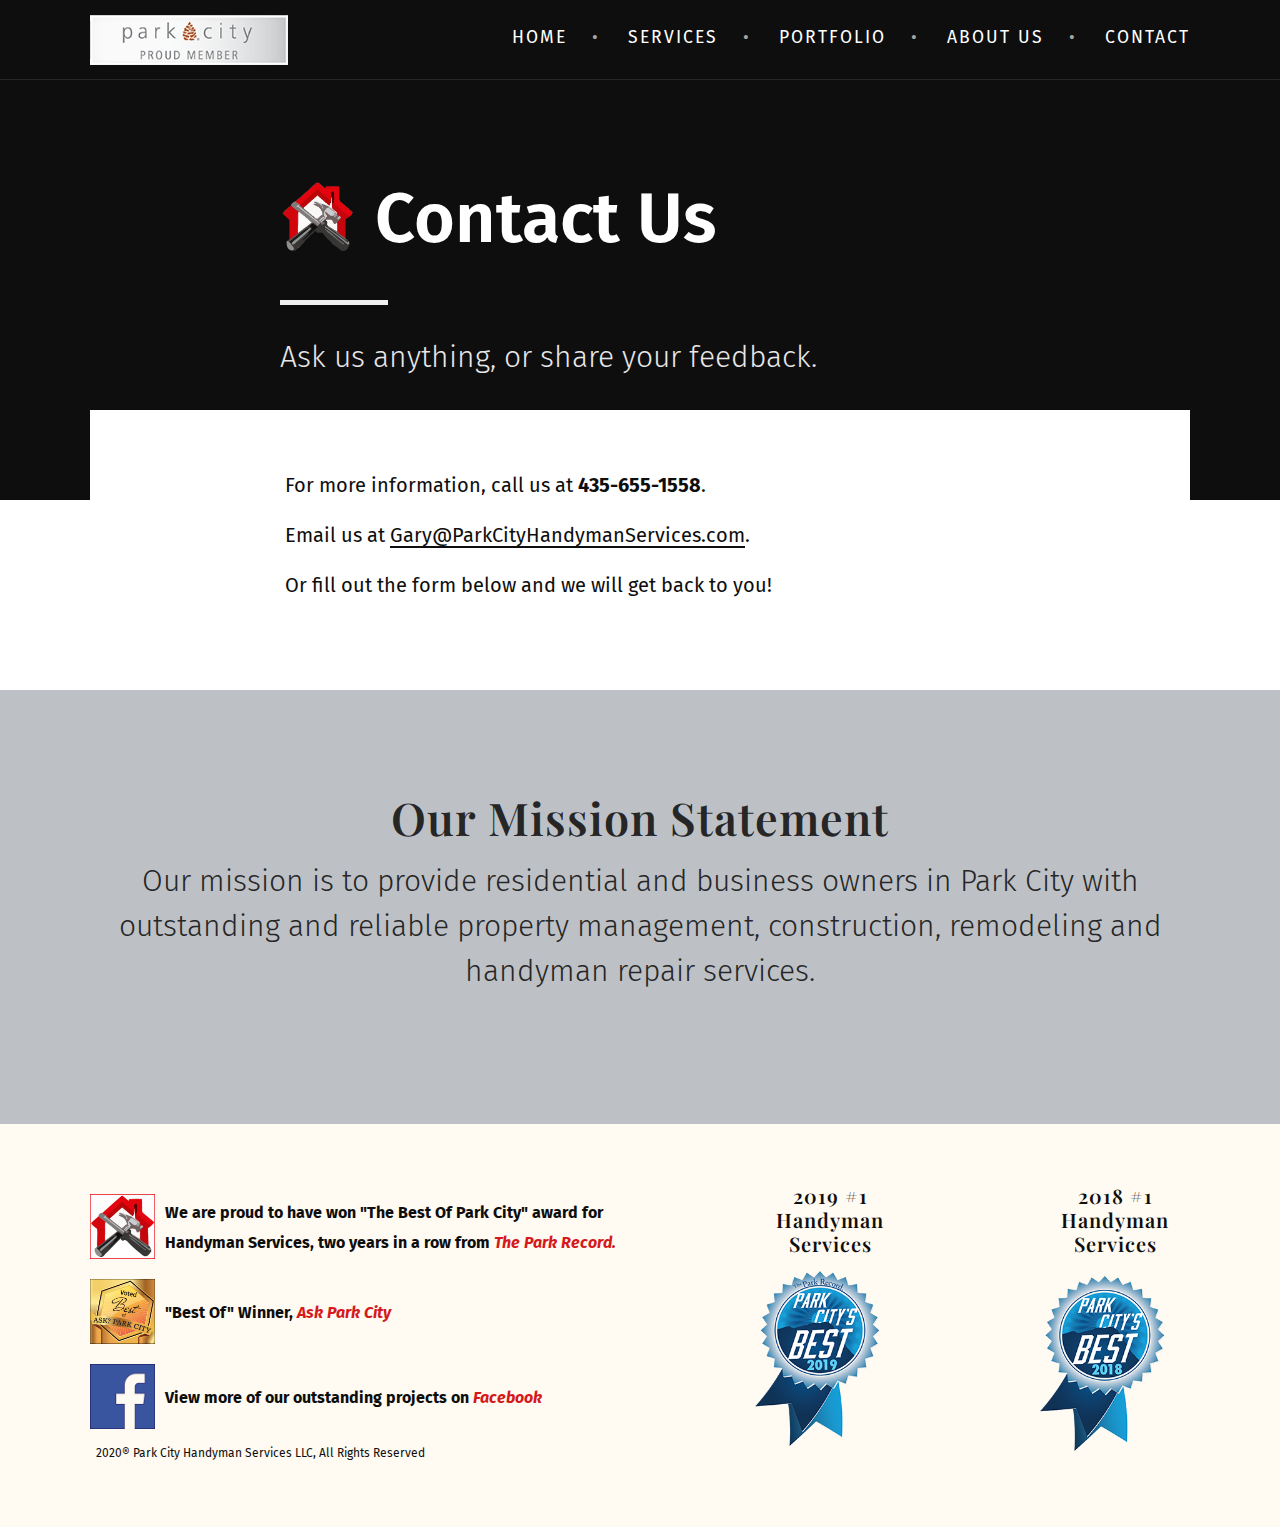
<file: contact.html>
<!doctype html>
<html lang="en">
<head>
    <title>Park City Handyman Services</title>
    <meta charset="utf-8"><meta name="viewport" content="width=device-width, initial-scale=1, shrink-to-fit=no">
<link rel="shortcut icon" type="image/png" href="images/favicon.ico">
<!-- Goole fonts -->
    <link href="https://fonts.googleapis.com/css?family=Playfair+Display:400,600%7CFira+Sans:300,400,400i,600" rel="stylesheet">

    <!-- Material icons -->
    <link href="https://fonts.googleapis.com/icon?family=Material+Icons"
      rel="stylesheet">    <!-- CSS -->
    <link rel="stylesheet" href="assets/css/themeA.css">

    <!-- JS -->
    <script src="assets/js/theme.js" defer></script>
</head>

<body>

<header class="site-header fixed-top bg-black border-bottom border-dark">
    <a href="#content" class="sr-only sr-only-focusable">Skip to main content</a>
    <div class="container">

        <!-- Navbar -->
<nav class="navbar main-nav navbar-expand-lg navbar-dark">
<button class="navbar-toggler" type="button" data-toggle="collapse" data-target="#navbarToggle" aria-controls="navbarToggle" aria-expanded="false" aria-label="Toggle main navigation">
<span class="navbar-toggler-icon"></span>
</button>
<a href="https://www.visitparkcity.com/listing/park-city-handyman-services/23508/" target="_blank" style="text-decoration: none"><img src="images/pccc.png" style="height: 50px"></a>
    <div class="collapse navbar-collapse" id="navbarToggle">
        <ul class="navbar-nav text-uppercase ml-auto">

            <li class="nav-item">
                <a class="nav-link" href="index.html">Home</a>
            </li>
			<li class="nav-item dropdown">
                <a class="nav-link" id="navbarDropdown" role="button" data-toggle="dropdown" aria-haspopup="true" aria-expanded="false">
                    Services
                </a>
                <div class="dropdown-content" aria-labelledby="navbarDropdown">
                    <a class="dropdown-item" href="handyman-services.html">Handyman Services</a>
                    <a class="dropdown-item" href="construction-remodeling.html">Construction and Remodeling</a>
                    <a class="dropdown-item" href="property-management.html">Property Management</a>
                </div>
            </li>
		    <li class="nav-item dropdown">
                <a class="nav-link" id="navbarDropdown2" role="button" aria-haspopup="true" aria-expanded="false">
                    Portfolio
                </a>
                <div class="dropdown-content" aria-labelledby="navbarDropdown">
					<a class="dropdown-item" href="handyman-lists.html">Handyman Lists</a>
					<a class="dropdown-item" href="bathroom-facelifts.html">Bathroom Facelifts</a>
					<a class="dropdown-item" href="room-additions.html">Room Additions</a>
					<a class="dropdown-item" href="deck-fence.html">Decks and Fencing</a>
					<a class="dropdown-item" href="custom-design.html">Custom Design Work</a>
					<a class="dropdown-item" href="kitchen-remodel.html">Kitchen Remodels</a>
					<a class="dropdown-item" href="gutter-cleaning.html">Gutter Cleaning</a>
				</div>
            </li>
            <li class="nav-item">
                <a class="nav-link" href="about.html">About Us</a>
			</li>
		   <li class="nav-item">
                <a class="nav-link" href="contact.html">Contact</a>
            </li>
        </ul>
    </div>
</nav>
    </div>
</header>

    <main id="content">

        <div class="container py-6">
            <div class="row justify-content-center">
                <div class="col-lg-8">
                    
				  <div class="d-flex">
			       <div> <img src="images/logo.png" style="width: 75px"></div>
			       <div class="pl"><h1 class="display-4 mb-2">Contact Us</h1></div>
		          </div>
					
					
                    <hr class="border-1 border-light my-4 ml-0 text-left w-15" role="presentation">
                    <p class="lead text-secondary">Ask us anything, or share your feedback.</p>
                </div>
            </div>
        </div>

        <div class="bg-white text-black">
            <div class="container py-2">
                <div class="bg-white mt-n6 px-3 px-lg-0">
                    <div class="row justify-content-center py-4 py-lg-5">
                        <div class="col-md-10 col-lg-8">
							<p>&nbsp;For more information, call us at <b> 435-655-1558</b>.</p>
				            <p>&nbsp;Email us at <a href="mailto:Gary@ParkCityhandymanServices.com">Gary@ParkCityHandymanServices.com</a>.</p>
                            <p>&nbsp;Or fill out the form below and we will get back to you! </p>
          
							<div class="cognito">
							<script src="https://www.cognitoforms.com/s/0dVv-E7mI0KclQwIByCsaA"></script>
							<script>Cognito.load("forms", { id: "4" });</script>
							</div>
							
							
                        </div>
                    </div>
                </div>
            </div>
        </div>
		      <!-- Call to action -->
        <div class="bg-primary text-dark text-center">
            <div class="container py-6">
                <h2>Our Mission Statement</h2>
                <p class="lead mb-4">Our mission is to provide residential and business owners in Park City with outstanding and reliable property management, construction, remodeling and handyman repair services.</p>
            </div>
        </div>
		
		
    </main>  
 <footer class="f-color text-black">
           <div class="container py-5 py-md-5">
            <div class="row justify-content-md-between">
			    <div class="col-sm-12 col-md-6 mt-4 mt-md-0">
			           <ul class="list-unstyled mb-0">
                        <li class="py-2">
                            <div class="d-flex align-items-center">
                                <div>
                                    <img src="images/pchslogo.png" style="width: 75px" class="pr">
                                </div>
                                <div>
                                    <span class="small"><b>We are proud to have won "The Best Of Park City" award for Handyman Services, two years in a row from <a href="https://www.parkrecord.com/" target="_blank"><i>The Park Record.</i></a></b></span>
                                </div>
                            </div>
                        </li>

						<li class="py-2">
                            <div class="d-flex align-items-center">
                                <div>
                                    <img src="images/apc.png" style="width: 75px" class="pr">
                                </div>
 								<div><span class="small"><b>"Best Of" Winner, <a href="https://askparkcity.com/locals/home-services/" target="_blank"><i>Ask Park City</i></a></b></span>
								</div>
          
                            </div>
                        </li>
						   
						<li class="py-2">
                            <div class="d-flex align-items-center">
                                <div>
                                    <img src="images/facebook.png" style="width: 75px" class="pr">
                                </div>
 								<div><span class="small"><b>View more of our outstanding projects on <a href="https://www.facebook.com/ParkCityHandymanServicesandPropertyManagement/" target="_blank" ><i>Facebook</i></a></b></span>
								</div>
          
                            </div>
                        </li>
						   
						<li class="py-1 tiny">
						 &nbsp; 2020® Park City Handyman Services LLC, All Rights Reserved
						</li>
					</ul>
                </div>	
				
                <div class="col-6 col-md-2">
                    <h2 class="h6 text-center">2019 #1 Handyman Services</h2>
                    <img src="images/pcr2019.png" style="width: 125px" alt="Park City Record Best of Award 2019">
                </div>
                <div class="col-6 col-md-2">
                    <h2 class="h6 text-center mb-3">2018 #1 Handyman Services</h2>
                    <img src="images/pcr2018.png" style="width: 125px" alt="Park City Record Best of Award 2018">
                </div>
            </div>
        </div>
    </footer>	
	
             
</body>
</html>
</file>
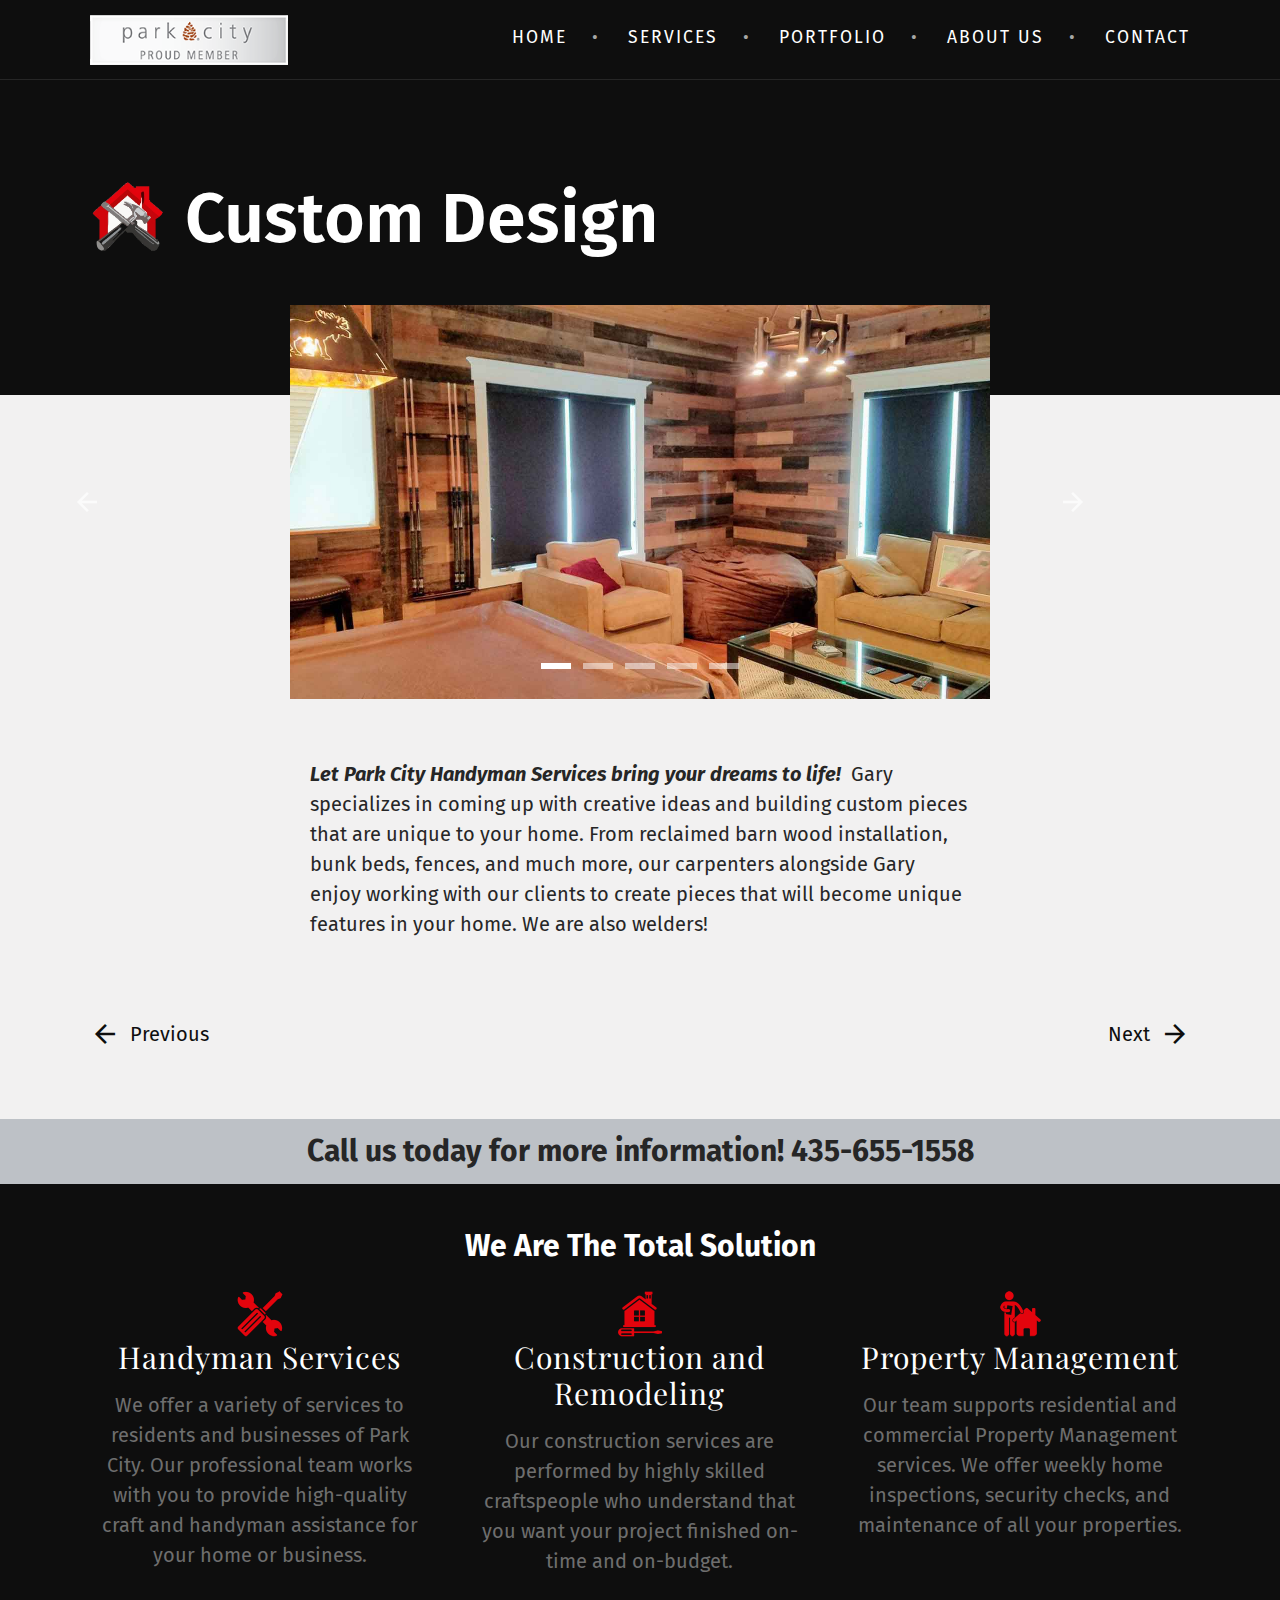
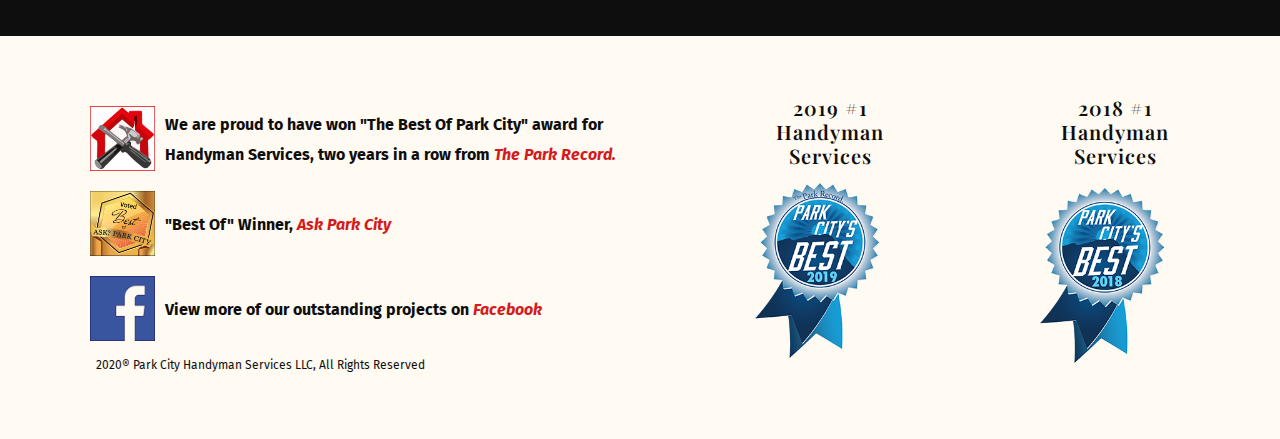
<file: custom-design.html>
<!doctype html>
<html lang="en">
<head>
    <title>Park City Handyman Services</title>
    <meta charset="utf-8"><meta name="viewport" content="width=device-width, initial-scale=1, shrink-to-fit=no">
<link rel="shortcut icon" type="image/png" href="images/favicon.ico">
<!-- Goole fonts -->
    <link href="https://fonts.googleapis.com/css?family=Playfair+Display:400,600%7CFira+Sans:300,400,400i,600" rel="stylesheet">

    <!-- Material icons -->
    <link href="https://fonts.googleapis.com/icon?family=Material+Icons"
      rel="stylesheet">    <!-- CSS -->
    <link rel="stylesheet" href="assets/css/themeA.css">

    <!-- JS -->
    <script src="assets/js/theme.js" defer></script>
</head>

<body>

<header class="site-header fixed-top bg-black border-bottom border-dark">
    <a href="#content" class="sr-only sr-only-focusable">Skip to main content</a>
    <div class="container">

        <!-- Navbar -->
<nav class="navbar main-nav navbar-expand-lg navbar-dark">
<button class="navbar-toggler" type="button" data-toggle="collapse" data-target="#navbarToggle" aria-controls="navbarToggle" aria-expanded="false" aria-label="Toggle main navigation">
<span class="navbar-toggler-icon"></span>
</button>
<a href="https://www.visitparkcity.com/listing/park-city-handyman-services/23508/" target="_blank" style="text-decoration: none"><img src="images/pccc.png" style="height: 50px"></a>
    <div class="collapse navbar-collapse" id="navbarToggle">
        <ul class="navbar-nav text-uppercase ml-auto">

            <li class="nav-item">
                <a class="nav-link" href="index.html">Home</a>
            </li>
			<li class="nav-item dropdown">
                <a class="nav-link" id="navbarDropdown" role="button" data-toggle="dropdown" aria-haspopup="true" aria-expanded="false">
                    Services
                </a>
                <div class="dropdown-content" aria-labelledby="navbarDropdown">
                    <a class="dropdown-item" href="handyman-services.html">Handyman Services</a>
                    <a class="dropdown-item" href="construction-remodeling.html">Construction and Remodeling</a>
                    <a class="dropdown-item" href="property-management.html">Property Management</a>
                </div>
            </li>
		    <li class="nav-item dropdown">
                <a class="nav-link" id="navbarDropdown2" role="button" aria-haspopup="true" aria-expanded="false">
                    Portfolio
                </a>
                <div class="dropdown-content" aria-labelledby="navbarDropdown">
					<a class="dropdown-item" href="handyman-lists.html">Handyman Lists</a>
					<a class="dropdown-item" href="bathroom-facelifts.html">Bathroom Facelifts</a>
					<a class="dropdown-item" href="room-additions.html">Room Additions</a>
					<a class="dropdown-item" href="deck-fence.html">Decks and Fencing</a>
					<a class="dropdown-item" href="custom-design.html">Custom Design Work</a>
					<a class="dropdown-item" href="kitchen-remodel.html">Kitchen Remodels</a>
					<a class="dropdown-item" href="gutter-cleaning.html">Gutter Cleaning</a>
				</div>
            </li>
            <li class="nav-item">
                <a class="nav-link" href="about.html">About Us</a>
			</li>
		   <li class="nav-item">
                <a class="nav-link" href="contact.html">Contact</a>
            </li>
        </ul>
    </div>
</nav>
    </div>
</header>

<main id="content">

    <!-- Hero -->
       <div class="container py-6">
		 <div class="d-flex">
			<div> <img src="images/logo.png" style="width: 75px"></div>
			<div class="pl"><h1 class="display-4 pb-3">Custom Design</h1></div>
		 </div>
       </div>

    <!-- Project -->
    <div class="bg-light text-dark pb-5">
        <div class="container py-2">
            <div id="slideshow" class="carousel slide mt-n6 mx-lg-n4 mb-5" data-ride="carousel">
                <div class="carousel-inner">
                    <div class="carousel-item active"  align="center">
                        <img src="images/portfolio/pc1.jpg" style="width:700px" class="img-fluid" alt="First slide">
                    </div>
                    <div class="carousel-item" align="center">
                        <img src="images/portfolio/pc2.jpg" style="width:700px" class="img-fluid" alt="Second slide">
                    </div>
                    <div class="carousel-item" align="center">
                        <img src="images/portfolio/pc3.jpg" style="width:700px" class="img-fluid" alt="Third slide">
                    </div>
					<div class="carousel-item" align="center">
                        <img src="images/portfolio/pc3a.jpg" style="width:700px" class="img-fluid" alt="Third slide">
                    </div>
				    <div class="carousel-item" align="center">
                        <img src="images/portfolio/pc4.jpg" style="width:700px" class="img-fluid" alt="Third slide">
                    </div>
                </div>
                <a class="carousel-control-prev" href="#slideshow" role="button" data-slide="prev">
                    <i class="material-icons icon-lg" aria-hidden="true">arrow_back_ios</i>
                    <span class="sr-only">Previous</span>
                </a>
                <a class="carousel-control-next" href="#slideshow" role="button" data-slide="next">
                    <i class="material-icons icon-lg" aria-hidden="true">arrow_forward_ios</i>
                    <span class="sr-only">Next</span>
                </a>
                <ol class="carousel-indicators">
                    <li data-target="#slideshow" data-slide-to="0" class="active"></li>
                    <li data-target="#slideshow" data-slide-to="1"></li>
                    <li data-target="#slideshow" data-slide-to="2"></li>
					<li data-target="#slideshow" data-slide-to="3"></li>
					<li data-target="#slideshow" data-slide-to="4"></li>
                </ol>
            </div>

               <div class="d-flex justify-content-center mb-5">  
                <div class="col-lg-12" align="left" style="max-width: 700px">
                    <p><b><i>Let Park City Handyman Services bring your dreams to life!</i></b> &nbsp;Gary specializes in coming up with creative ideas and building custom pieces that are unique to your home. From reclaimed barn wood installation, bunk beds, fences, and much more, our carpenters alongside Gary enjoy working with our clients to create pieces that will become unique features in your home. We are also welders! </p>
                </div>
            </div>

            <div class="d-flex justify-content-between align-content-center">
                <a href="deck-fence.html" class="d-flex">
                    <i class="material-icons icon-lg mr-2" aria-hidden="true">
                    arrow_back</i>
                    <span class="">Previous</span>
                </a>
                <a href="kitchen-remodel.html" class="d-flex">
                        <span class="">Next</span>
                        <i class="material-icons icon-lg ml-2" aria-hidden="true">
                        arrow_forward</i>
                </a>
                </div>
            </div>
        </div>	<!-- Call-US to action -->
        <div class="bg-primary text-dark text-center">            
			<div class="container py-2 big">
               Call us today for more information! 435-655-1558
            </div>
        </div>
	
	    <!-- Icon blocks -->
<div class="container">
<div class="py-3 mt-3" align="center"><span class="big">We Are The Total Solution</span></div>
<div class="row">
<div class="col-md-4 mb-5" align="center">
<a href="handyman-services.html" style="text-decoration: none">
<img src="images/icon_hm.png" style="width: 50px" aria-hidden="true">
<h2 class="h4 font-weight-normal text-white">Handyman Services</h2>
<p class="mb-md-0 text-muted"> We offer a variety of services to residents and businesses of Park City. Our professional team works with you to provide high-quality craft and handyman assistance for your home or business.</p>
</a>
</div>
<div class="col-md-4 mb-5" align="center">
<a href="construction-remodeling.html" style="text-decoration: none">
<img src="images/icon_ds.png" style="width: 50px" aria-hidden="true">
<h2 class="h4 font-weight-normal text-white">Construction and Remodeling</h2>
<p class="mb-md-0 text-muted"> Our construction services are performed by highly skilled craftspeople who understand that you want your project finished on-time and on-budget.</p>
</a>
</div>
<div class="col-md-4 mb-5" align="center">
<a href="property-management.html" style="text-decoration: none">
<img src="images/icon_pm.png" style="width: 50px" aria-hidden="true">
<h2 class="h4 font-weight-normal text-white">Property Management</h2>
<p class="mb-md-0 text-muted">Our team supports residential and commercial Property Management services. We offer weekly home inspections, security checks, and maintenance of all your properties.</p>
</a>
</div>
</div>
</div> </main>     
	
 <footer class="f-color text-black">
           <div class="container py-5 py-md-5">
            <div class="row justify-content-md-between">
			    <div class="col-sm-12 col-md-6 mt-4 mt-md-0">
			           <ul class="list-unstyled mb-0">
                        <li class="py-2">
                            <div class="d-flex align-items-center">
                                <div>
                                    <img src="images/pchslogo.png" style="width: 75px" class="pr">
                                </div>
                                <div>
                                    <span class="small"><b>We are proud to have won "The Best Of Park City" award for Handyman Services, two years in a row from <a href="https://www.parkrecord.com/" target="_blank"><i>The Park Record.</i></a></b></span>
                                </div>
                            </div>
                        </li>

						<li class="py-2">
                            <div class="d-flex align-items-center">
                                <div>
                                    <img src="images/apc.png" style="width: 75px" class="pr">
                                </div>
 								<div><span class="small"><b>"Best Of" Winner, <a href="https://askparkcity.com/locals/home-services/" target="_blank"><i>Ask Park City</i></a></b></span>
								</div>
          
                            </div>
                        </li>
						   
						<li class="py-2">
                            <div class="d-flex align-items-center">
                                <div>
                                    <img src="images/facebook.png" style="width: 75px" class="pr">
                                </div>
 								<div><span class="small"><b>View more of our outstanding projects on <a href="https://www.facebook.com/ParkCityHandymanServicesandPropertyManagement/" target="_blank" ><i>Facebook</i></a></b></span>
								</div>
          
                            </div>
                        </li>
						   
						<li class="py-1 tiny">
						 &nbsp; 2020® Park City Handyman Services LLC, All Rights Reserved
						</li>
					</ul>
                </div>	
				
                <div class="col-6 col-md-2">
                    <h2 class="h6 text-center">2019 #1 Handyman Services</h2>
                    <img src="images/pcr2019.png" style="width: 125px" alt="Park City Record Best of Award 2019">
                </div>
                <div class="col-6 col-md-2">
                    <h2 class="h6 text-center mb-3">2018 #1 Handyman Services</h2>
                    <img src="images/pcr2018.png" style="width: 125px" alt="Park City Record Best of Award 2018">
                </div>
            </div>
        </div>
    </footer>
	
	
  </body>
</html>
</file>
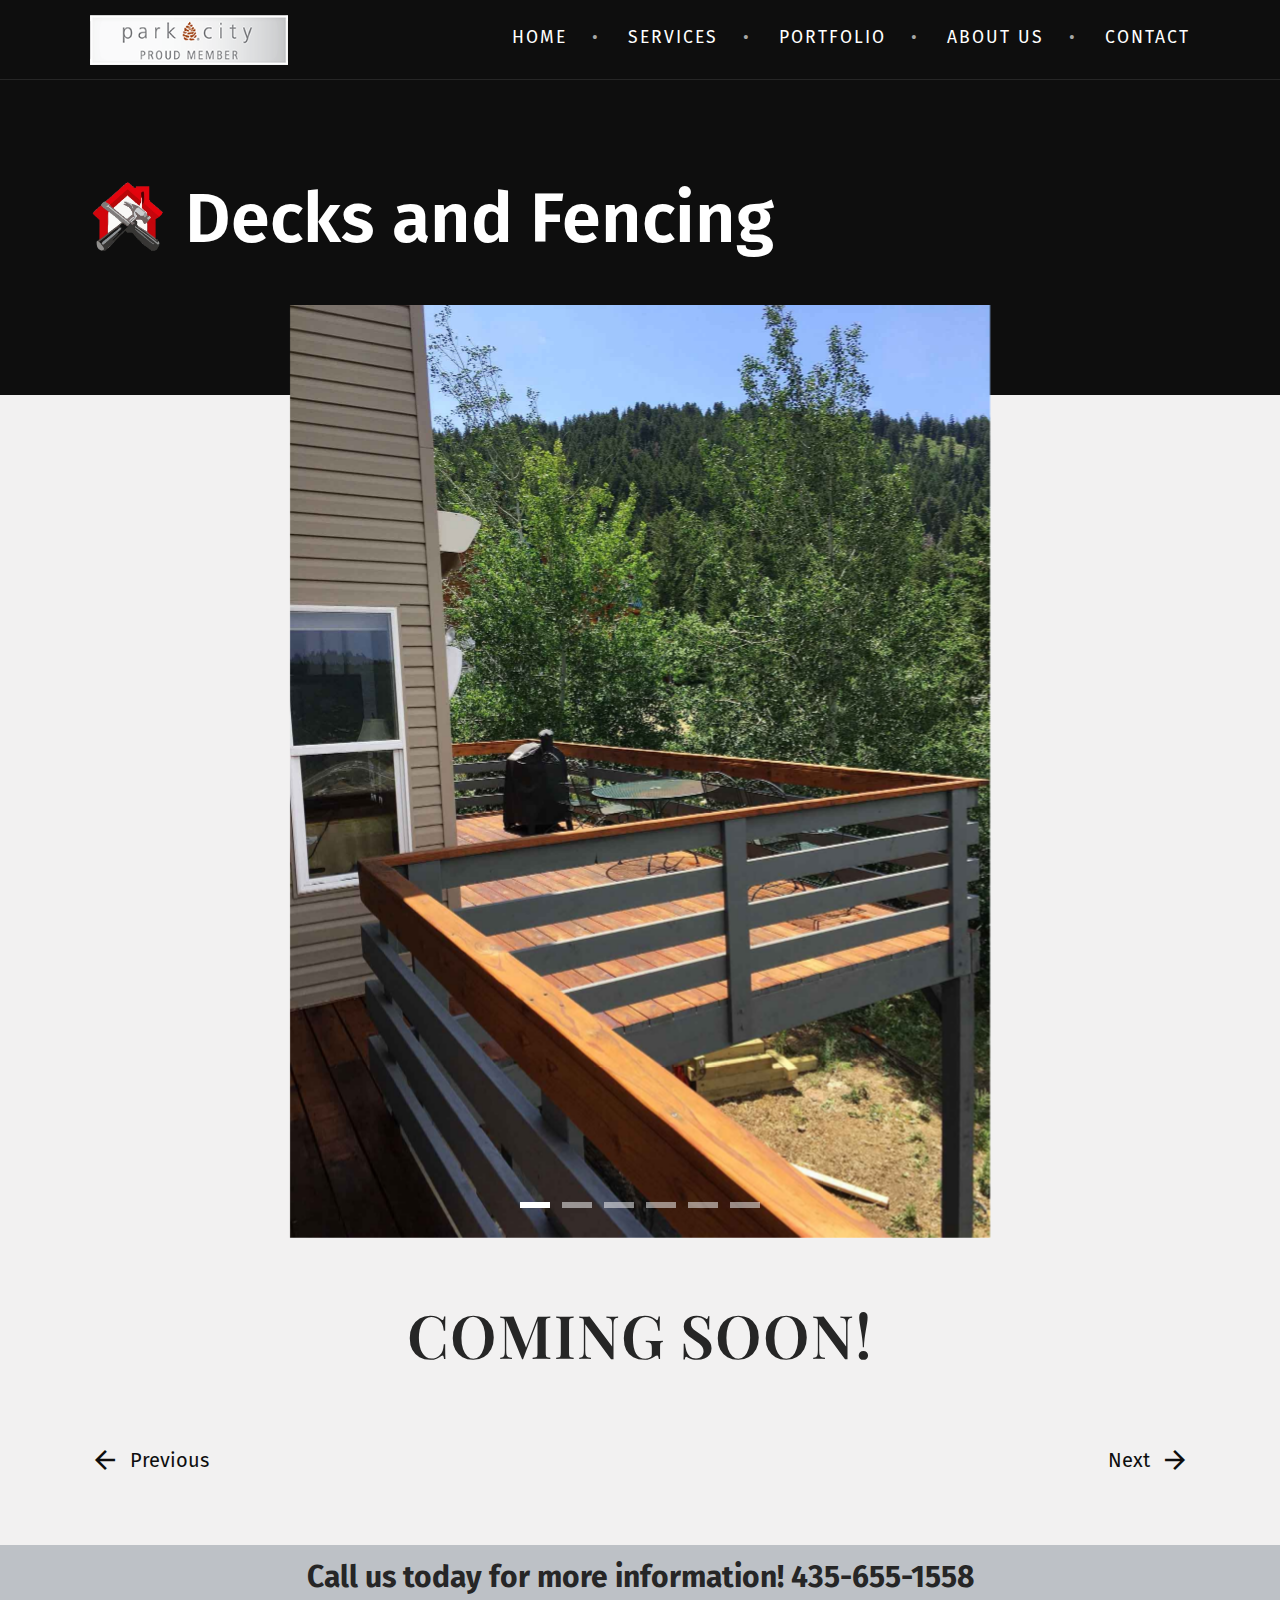
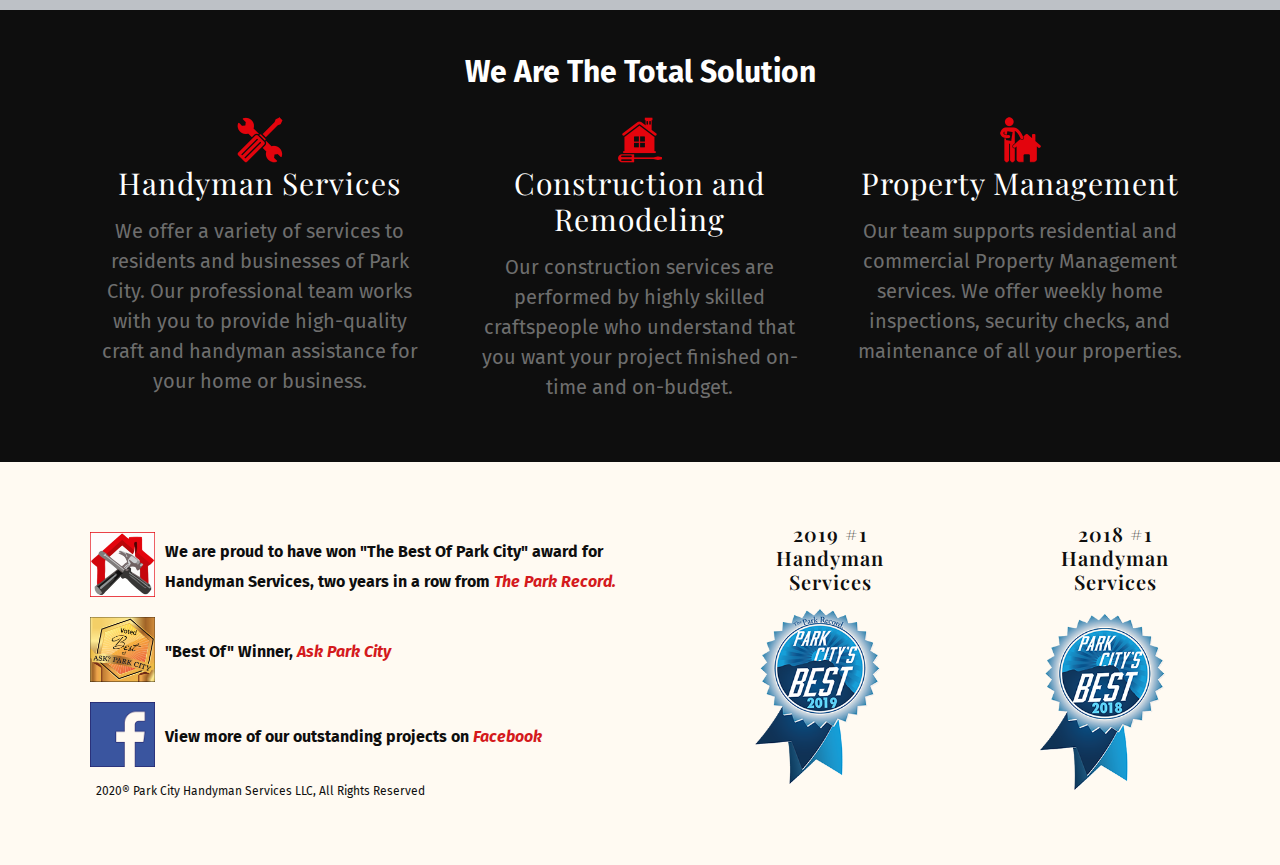
<file: deck-fence.html>
<!doctype html>
<html lang="en">
<head>
    <title>Park City Handyman Services</title>
    <meta charset="utf-8"><meta name="viewport" content="width=device-width, initial-scale=1, shrink-to-fit=no">
<link rel="shortcut icon" type="image/png" href="images/favicon.ico">
<!-- Goole fonts -->
    <link href="https://fonts.googleapis.com/css?family=Playfair+Display:400,600%7CFira+Sans:300,400,400i,600" rel="stylesheet">

    <!-- Material icons -->
    <link href="https://fonts.googleapis.com/icon?family=Material+Icons"
      rel="stylesheet">    
	
	<!-- CSS -->
    <link rel="stylesheet" href="assets/css/themeA.css">

    <!-- JS -->
    <script src="assets/js/theme.js" defer></script>
</head>

<body>

<header class="site-header fixed-top bg-black border-bottom border-dark">
    <a href="#content" class="sr-only sr-only-focusable">Skip to main content</a>
    <div class="container">

        <!-- Navbar -->
<nav class="navbar main-nav navbar-expand-lg navbar-dark">
<button class="navbar-toggler" type="button" data-toggle="collapse" data-target="#navbarToggle" aria-controls="navbarToggle" aria-expanded="false" aria-label="Toggle main navigation">
<span class="navbar-toggler-icon"></span>
</button>
<a href="https://www.visitparkcity.com/listing/park-city-handyman-services/23508/" target="_blank" style="text-decoration: none"><img src="images/pccc.png" style="height: 50px"></a>
    <div class="collapse navbar-collapse" id="navbarToggle">
        <ul class="navbar-nav text-uppercase ml-auto">

            <li class="nav-item">
                <a class="nav-link" href="index.html">Home</a>
            </li>
			<li class="nav-item dropdown">
                <a class="nav-link" id="navbarDropdown" role="button" data-toggle="dropdown" aria-haspopup="true" aria-expanded="false">
                    Services
                </a>
                <div class="dropdown-content" aria-labelledby="navbarDropdown">
                    <a class="dropdown-item" href="handyman-services.html">Handyman Services</a>
                    <a class="dropdown-item" href="construction-remodeling.html">Construction and Remodeling</a>
                    <a class="dropdown-item" href="property-management.html">Property Management</a>
                </div>
            </li>
		    <li class="nav-item dropdown">
                <a class="nav-link" id="navbarDropdown2" role="button" aria-haspopup="true" aria-expanded="false">
                    Portfolio
                </a>
                <div class="dropdown-content" aria-labelledby="navbarDropdown">
					<a class="dropdown-item" href="handyman-lists.html">Handyman Lists</a>
					<a class="dropdown-item" href="bathroom-facelifts.html">Bathroom Facelifts</a>
					<a class="dropdown-item" href="room-additions.html">Room Additions</a>
					<a class="dropdown-item" href="deck-fence.html">Decks and Fencing</a>
					<a class="dropdown-item" href="custom-design.html">Custom Design Work</a>
					<a class="dropdown-item" href="kitchen-remodel.html">Kitchen Remodels</a>
					<a class="dropdown-item" href="gutter-cleaning.html">Gutter Cleaning</a>
				</div>
            </li>
            <li class="nav-item">
                <a class="nav-link" href="about.html">About Us</a>
			</li>
		   <li class="nav-item">
                <a class="nav-link" href="contact.html">Contact</a>
            </li>
        </ul>
    </div>
</nav>
    </div>
</header>

<main id="content">

    <!-- Hero -->
       <div class="container py-6">
		 <div class="d-flex">
			<div> <img src="images/logo.png" style="width: 75px"></div>
			<div class="pl"><h1 class="display-4 pb-3">Decks and Fencing</h1></div>
		 </div>
       </div>

    <!-- Project -->
    <div class="bg-light text-dark pb-5">
        <div class="container py-2">
            <div id="slideshow" class="carousel slide mt-n6 mx-lg-n4 mb-5" data-ride="carousel">
                <div class="carousel-inner">
                    <div class="carousel-item active" align="center">
                        <img src="images/portfolio/pdf1.jpg" style="width:700px" class="img-fluid" alt="First slide">
                    </div>
					<div class="carousel-item" align="center">
                        <img src="images/portfolio/pdf1a.jpg" style="width:700px" class="img-fluid" alt="Second slide">
                    </div>
					<div class="carousel-item" align="center">
                        <img src="images/portfolio/pdf1b.jpg" style="width:700px" class="img-fluid" alt="Second slide">
                    </div>
                    <div class="carousel-item" align="center">
                        <img src="images/portfolio/pdf2.jpg" style="width:700px" class="img-fluid" alt="Second slide">
                    </div>
                    <div class="carousel-item" align="center">
                        <img src="images/portfolio/pdf3.jpg" style="width:700px" class="img-fluid" alt="Third slide">
                    </div>
					     <div class="carousel-item" align="center">
                        <img src="images/portfolio/pdf4.jpg" style="width:700px" class="img-fluid" alt="Third slide">
                    </div>
                </div>
                <ol class="carousel-indicators">
                    <li data-target="#slideshow" data-slide-to="0" class="active"></li>
                    <li data-target="#slideshow" data-slide-to="1"></li>
                    <li data-target="#slideshow" data-slide-to="2"></li>
					<li data-target="#slideshow" data-slide-to="3"></li>
					<li data-target="#slideshow" data-slide-to="4"></li>
					<li data-target="#slideshow" data-slide-to="5"></li>
                </ol>
            </div>

            <div class="d-flex justify-content-center mb-5">  
                <div class="col-lg-12" align="center" style="max-width: 700px">
               <h1>COMING SOON!</h1>
                </div>
            </div>


            <div class="d-flex justify-content-between align-content-center">
                <a href="room-additions.html" class="d-flex">
                    <i class="material-icons icon-lg mr-2" aria-hidden="true">
                    arrow_back</i>
                    <span class="">Previous</span>
                </a>
                    <a href="custom-design.html" class="d-flex">
                        <span class="">Next</span>
                        <i class="material-icons icon-lg ml-2" aria-hidden="true">
                        arrow_forward</i>
                    </a>
                </div>
            </div>
        </div>	<!-- Call-US to action -->
        <div class="bg-primary text-dark text-center">            
			<div class="container py-2 big">
               Call us today for more information! 435-655-1558
            </div>
        </div>
	
	
	    <!-- Icon blocks -->
<div class="container">
<div class="py-3 mt-3" align="center"><span class="big">We Are The Total Solution</span></div>
<div class="row">
<div class="col-md-4 mb-5" align="center">
<a href="handyman-services.html" style="text-decoration: none">
<img src="images/icon_hm.png" style="width: 50px" aria-hidden="true">
<h2 class="h4 font-weight-normal text-white">Handyman Services</h2>
<p class="mb-md-0 text-muted"> We offer a variety of services to residents and businesses of Park City. Our professional team works with you to provide high-quality craft and handyman assistance for your home or business.</p>
</a>
</div>
<div class="col-md-4 mb-5" align="center">
<a href="construction-remodeling.html" style="text-decoration: none">
<img src="images/icon_ds.png" style="width: 50px" aria-hidden="true">
<h2 class="h4 font-weight-normal text-white">Construction and Remodeling</h2>
<p class="mb-md-0 text-muted"> Our construction services are performed by highly skilled craftspeople who understand that you want your project finished on-time and on-budget.</p>
</a>
</div>
<div class="col-md-4 mb-5" align="center">
<a href="property-management.html" style="text-decoration: none">
<img src="images/icon_pm.png" style="width: 50px" aria-hidden="true">
<h2 class="h4 font-weight-normal text-white">Property Management</h2>
<p class="mb-md-0 text-muted">Our team supports residential and commercial Property Management services. We offer weekly home inspections, security checks, and maintenance of all your properties.</p>
</a>
</div>
</div>
</div> </main>  
	
	 <footer class="f-color text-black">
           <div class="container py-5 py-md-5">
            <div class="row justify-content-md-between">
			    <div class="col-sm-12 col-md-6 mt-4 mt-md-0">
			           <ul class="list-unstyled mb-0">
                        <li class="py-2">
                            <div class="d-flex align-items-center">
                                <div>
                                    <img src="images/pchslogo.png" style="width: 75px" class="pr">
                                </div>
                                <div>
                                    <span class="small"><b>We are proud to have won "The Best Of Park City" award for Handyman Services, two years in a row from <a href="https://www.parkrecord.com/" target="_blank"><i>The Park Record.</i></a></b></span>
                                </div>
                            </div>
                        </li>

						<li class="py-2">
                            <div class="d-flex align-items-center">
                                <div>
                                    <img src="images/apc.png" style="width: 75px" class="pr">
                                </div>
 								<div><span class="small"><b>"Best Of" Winner, <a href="https://askparkcity.com/locals/home-services/" target="_blank"><i>Ask Park City</i></a></b></span>
								</div>
          
                            </div>
                        </li>
						   
						<li class="py-2">
                            <div class="d-flex align-items-center">
                                <div>
                                    <img src="images/facebook.png" style="width: 75px" class="pr">
                                </div>
 								<div><span class="small"><b>View more of our outstanding projects on <a href="https://www.facebook.com/ParkCityHandymanServicesandPropertyManagement/" target="_blank" ><i>Facebook</i></a></b></span>
								</div>
          
                            </div>
                        </li>
						   
						<li class="py-1 tiny">
						 &nbsp; 2020® Park City Handyman Services LLC, All Rights Reserved
						</li>
					</ul>
                </div>	
				
                <div class="col-6 col-md-2">
                    <h2 class="h6 text-center">2019 #1 Handyman Services</h2>
                    <img src="images/pcr2019.png" style="width: 125px" alt="Park City Record Best of Award 2019">
                </div>
                <div class="col-6 col-md-2">
                    <h2 class="h6 text-center mb-3">2018 #1 Handyman Services</h2>
                    <img src="images/pcr2018.png" style="width: 125px" alt="Park City Record Best of Award 2018">
                </div>
            </div>
        </div>
    </footer>
	
   </body>
</html>
</file>
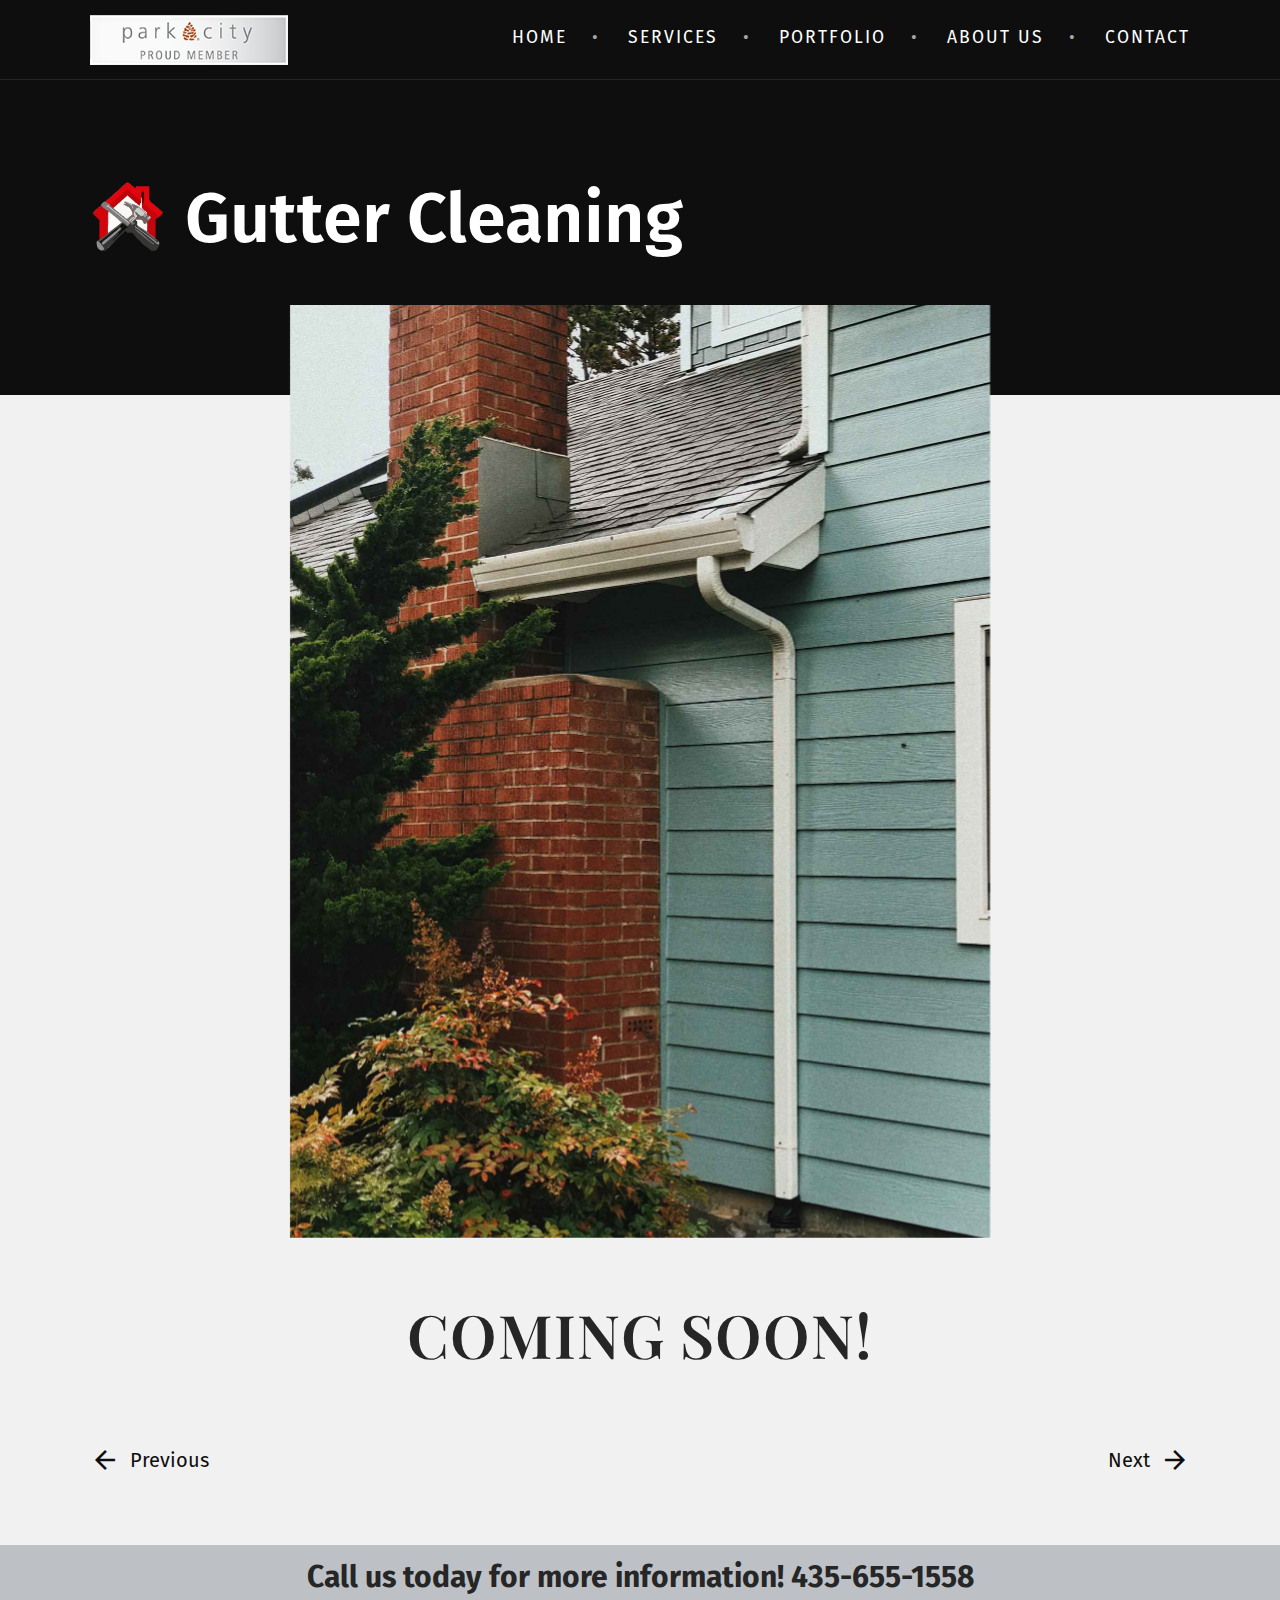
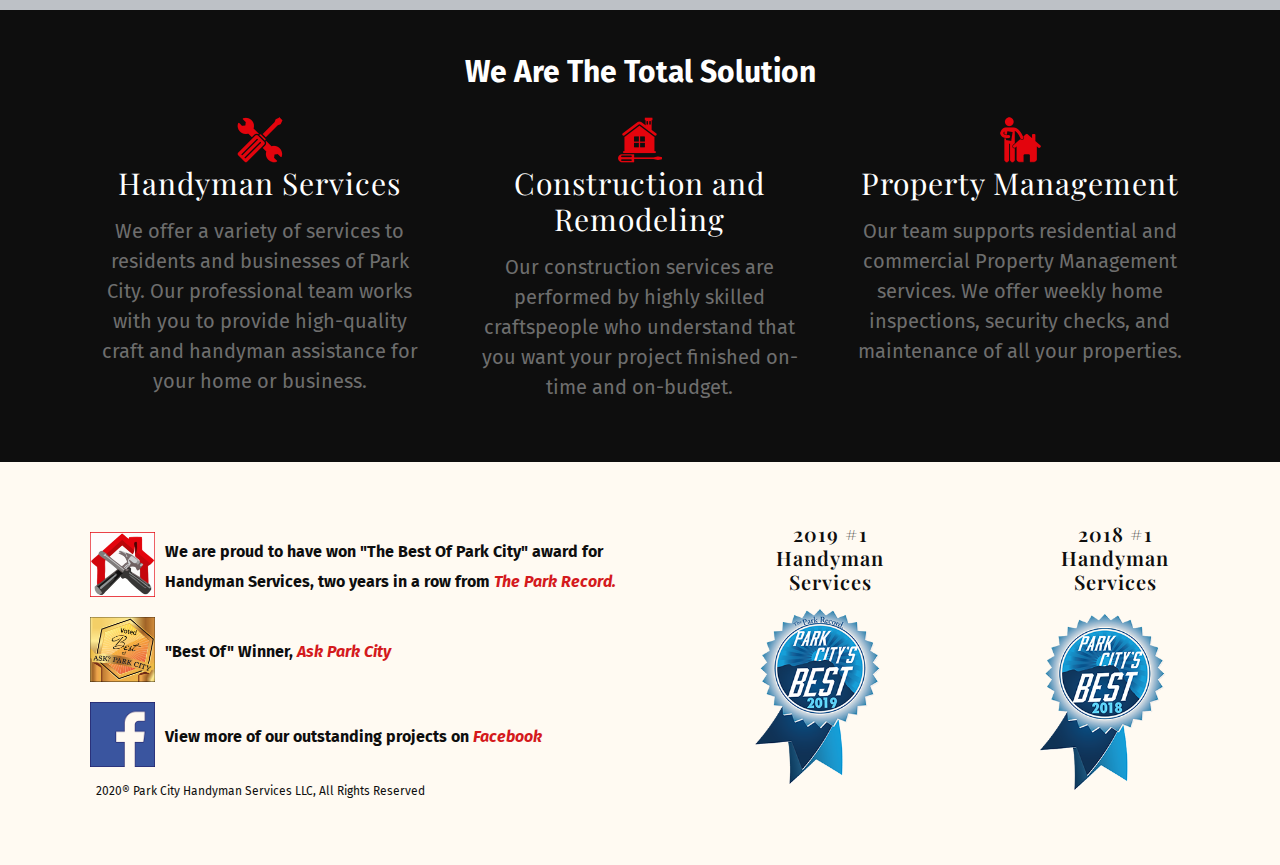
<file: gutter-cleaning.html>
<!doctype html>
<html lang="en">
<head>
    <title>Park City Handyman Services</title>
    <meta charset="utf-8"><meta name="viewport" content="width=device-width, initial-scale=1, shrink-to-fit=no">
<link rel="shortcut icon" type="image/png" href="images/favicon.ico">
<!-- Goole fonts -->
    <link href="https://fonts.googleapis.com/css?family=Playfair+Display:400,600%7CFira+Sans:300,400,400i,600" rel="stylesheet">

    <!-- Material icons -->
    <link href="https://fonts.googleapis.com/icon?family=Material+Icons"
      rel="stylesheet">    
	
	<!-- CSS -->
    <link rel="stylesheet" href="assets/css/themeA.css">

    <!-- JS -->
    <script src="assets/js/theme.js" defer></script>
</head>

<body>

<header class="site-header fixed-top bg-black border-bottom border-dark">
    <a href="#content" class="sr-only sr-only-focusable">Skip to main content</a>
    <div class="container">

        <!-- Navbar -->
<nav class="navbar main-nav navbar-expand-lg navbar-dark">
<button class="navbar-toggler" type="button" data-toggle="collapse" data-target="#navbarToggle" aria-controls="navbarToggle" aria-expanded="false" aria-label="Toggle main navigation">
<span class="navbar-toggler-icon"></span>
</button>
<a href="https://www.visitparkcity.com/listing/park-city-handyman-services/23508/" target="_blank" style="text-decoration: none"><img src="images/pccc.png" style="height: 50px"></a>
    <div class="collapse navbar-collapse" id="navbarToggle">
        <ul class="navbar-nav text-uppercase ml-auto">

            <li class="nav-item">
                <a class="nav-link" href="index.html">Home</a>
            </li>
			<li class="nav-item dropdown">
                <a class="nav-link" id="navbarDropdown" role="button" data-toggle="dropdown" aria-haspopup="true" aria-expanded="false">
                    Services
                </a>
                <div class="dropdown-content" aria-labelledby="navbarDropdown">
                    <a class="dropdown-item" href="handyman-services.html">Handyman Services</a>
                    <a class="dropdown-item" href="construction-remodeling.html">Construction and Remodeling</a>
                    <a class="dropdown-item" href="property-management.html">Property Management</a>
                </div>
            </li>
		    <li class="nav-item dropdown">
                <a class="nav-link" id="navbarDropdown2" role="button" aria-haspopup="true" aria-expanded="false">
                    Portfolio
                </a>
                <div class="dropdown-content" aria-labelledby="navbarDropdown">
                    <a class="dropdown-item" href="handyman-lists.html">Handyman Lists</a>
                    <a class="dropdown-item" href="bathroom-facelifts.html">Bathroom Facelifts</a>
                    <a class="dropdown-item" href="room-additions.html">Room Additions</a>
					<a class="dropdown-item" href="deck-fence.html">Decks and Fencing</a>
					<a class="dropdown-item" href="custom-design.html">Custom Design Work</a>
					<a class="dropdown-item" href="kitchen-remodel.html">Kitchen Remodels</a>
					<a class="dropdown-item" href="gutter-cleaning.html">Gutter Cleaning</a>
                </div>
            </li>
            <li class="nav-item">
                <a class="nav-link" href="about.html">About Us</a>
			</li>
		   <li class="nav-item">
                <a class="nav-link" href="contact.html">Contact</a>
            </li>
        </ul>
    </div>
</nav>
    </div>
</header>

<main id="content">

    <!-- Hero -->
       <div class="container py-6">
		 <div class="d-flex">
			<div> <img src="images/logo.png" style="width: 75px"></div>
			<div class="pl"><h1 class="display-4 pb-3">Gutter Cleaning</h1></div>
		 </div>
       </div>

    <!-- Project -->
    <div class="bg-light text-dark pb-5">
        <div class="container py-2">
            <div id="slideshow" class="carousel slide mt-n6 mx-lg-n4 mb-5" data-ride="carousel">
                <div class="carousel-inner">
                    <div class="carousel-item active" align="center">
                        <img src="images/portfolio/pgc1.jpg" style="width:700px" class="img-fluid" alt="First slide">
					</div>
                </div>
            </div>

            <div class="d-flex justify-content-center mb-5">  
                <div class="col-lg-12" align="center" style="max-width: 700px">
               <h1>COMING SOON!</h1>
                </div>
            </div>


            <div class="d-flex justify-content-between align-content-center">
                <a href="room-additions.html" class="d-flex">
                    <i class="material-icons icon-lg mr-2" aria-hidden="true">
                    arrow_back</i>
                    <span class="">Previous</span>
                </a>
                    <a href="custom-design.html" class="d-flex">
                        <span class="">Next</span>
                        <i class="material-icons icon-lg ml-2" aria-hidden="true">
                        arrow_forward</i>
                    </a>
                </div>
            </div>
        </div>	<!-- Call-US to action -->
        <div class="bg-primary text-dark text-center">            
			<div class="container py-2 big">
               Call us today for more information! 435-655-1558
            </div>
        </div>
	
	
	    <!-- Icon blocks -->
          <div class="container">
			  <div class="py-3 mt-3" align="center"><span class="big">We Are The Total Solution</span></div>
                <div class="row">
                    <div class="col-md-4 mb-5" align="center">
						<a href="handyman-services.html" style="text-decoration: none">
                        <img src="images/icon_hm.png" style="width: 50px" aria-hidden="true">
                        <h2 class="h4 font-weight-normal text-white">Handyman Services</h2>
							<p class="mb-md-0 text-muted"> We offer a variety of services to residents and businesses of Park City. Our professional team works with you to provide high-quality craft and handyman assistance for your home or business.</p>
					    </a>
                    </div>
                    <div class="col-md-4 mb-5" align="center">
						<a href="construction-remodeling.html" style="text-decoration: none">
                        <img src="images/icon_ds.png" style="width: 50px" aria-hidden="true">
                        <h2 class="h4 font-weight-normal text-white">Construction and Remodeling</h2>
                        <p class="mb-md-0 text-muted"> Our construction services are performed by highly skilled craftspeople who understand that you want your project finished on-time and on-budget.</p>
						</a>
                    </div>
					<div class="col-md-4 mb-5" align="center">
						<a href="property-management.html" style="text-decoration: none">
                        <img src="images/icon_pm.png" style="width: 50px" aria-hidden="true">
                        <h2 class="h4 font-weight-normal text-white">Property Management</h2>
                        <p class="mb-md-0 text-muted">Our team supports residential and commercial Property Management services. We offer weekly home inspections, security checks, and maintenance of all your properties.</p>
						</a>
                    </div>
                </div>
            </div> 
	</main>  
	
	 <footer class="f-color text-black">
           <div class="container py-5 py-md-5">
            <div class="row justify-content-md-between">
			    <div class="col-sm-12 col-md-6 mt-4 mt-md-0">
			           <ul class="list-unstyled mb-0">
                        <li class="py-2">
                            <div class="d-flex align-items-center">
                                <div>
                                    <img src="images/pchslogo.png" style="width: 75px" class="pr">
                                </div>
                                <div>
                                    <span class="small"><b>We are proud to have won "The Best Of Park City" award for Handyman Services, two years in a row from <a href="https://www.parkrecord.com/" target="_blank"><i>The Park Record.</i></a></b></span>
                                </div>
                            </div>
                        </li>

						<li class="py-2">
                            <div class="d-flex align-items-center">
                                <div>
                                    <img src="images/apc.png" style="width: 75px" class="pr">
                                </div>
 								<div><span class="small"><b>"Best Of" Winner, <a href="https://askparkcity.com/locals/home-services/" target="_blank"><i>Ask Park City</i></a></b></span>
								</div>
          
                            </div>
                        </li>
						   
						<li class="py-2">
                            <div class="d-flex align-items-center">
                                <div>
                                    <img src="images/facebook.png" style="width: 75px" class="pr">
                                </div>
 								<div><span class="small"><b>View more of our outstanding projects on <a href="https://www.facebook.com/ParkCityHandymanServicesandPropertyManagement/" target="_blank" ><i>Facebook</i></a></b></span>
								</div>
          
                            </div>
                        </li>
						   
						<li class="py-1 tiny">
						 &nbsp; 2020® Park City Handyman Services LLC, All Rights Reserved
						</li>
					</ul>
                </div>	
				
                <div class="col-6 col-md-2">
                    <h2 class="h6 text-center">2019 #1 Handyman Services</h2>
                    <img src="images/pcr2019.png" style="width: 125px" alt="Park City Record Best of Award 2019">
                </div>
                <div class="col-6 col-md-2">
                    <h2 class="h6 text-center mb-3">2018 #1 Handyman Services</h2>
                    <img src="images/pcr2018.png" style="width: 125px" alt="Park City Record Best of Award 2018">
                </div>
            </div>
        </div>
    </footer>
	
   </body>
</html>
</file>
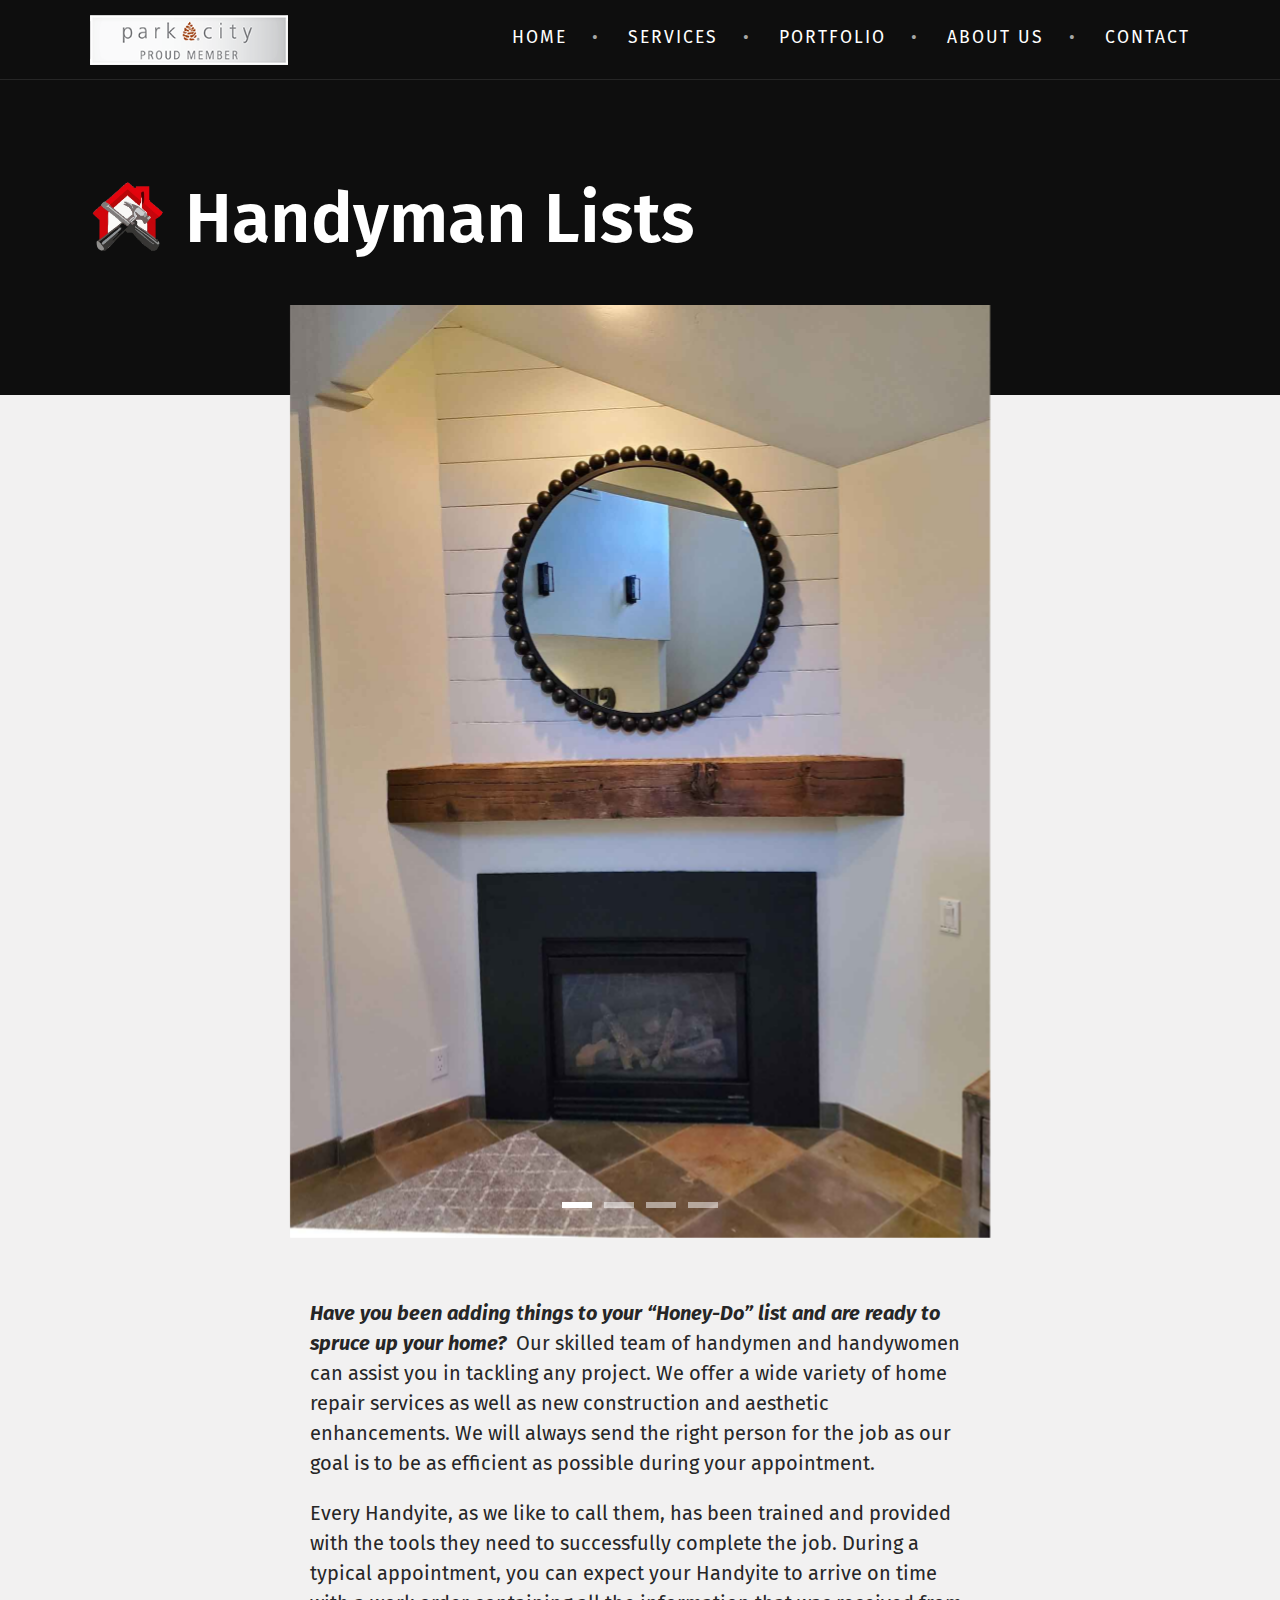
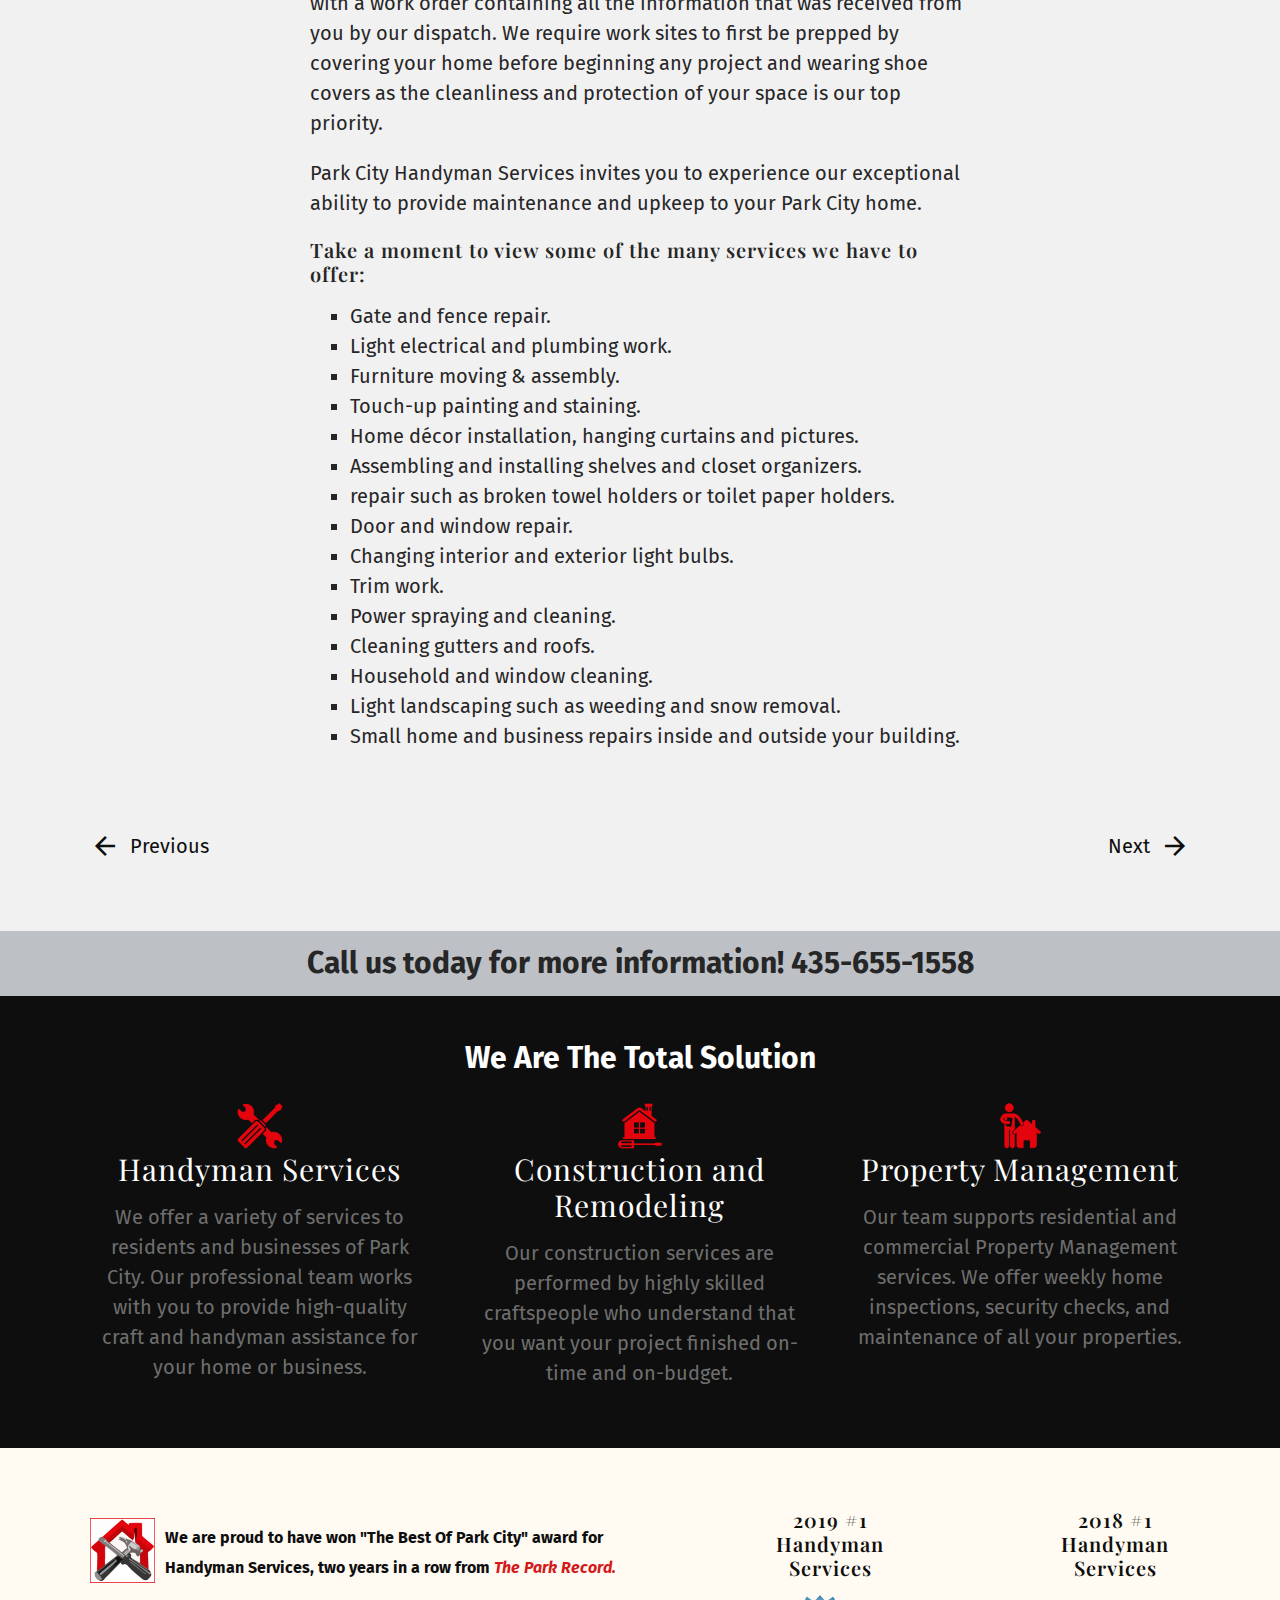
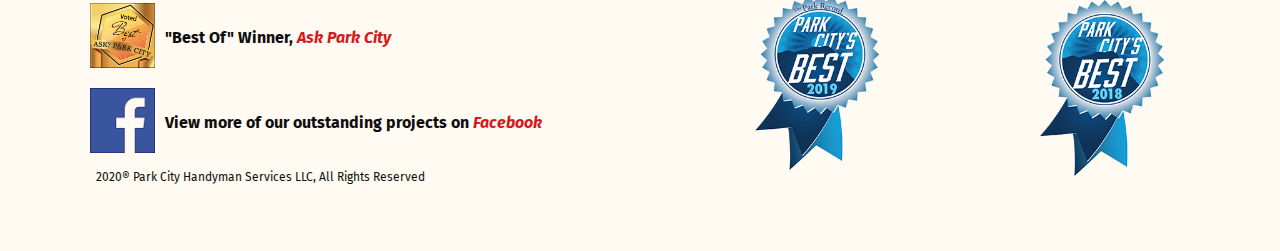
<file: handyman-lists.html>
<!doctype html>
<html lang="en">
<head>
    <title>Park City Handyman Services</title>
    <meta charset="utf-8"><meta name="viewport" content="width=device-width, initial-scale=1, shrink-to-fit=no">
<link rel="shortcut icon" type="image/png" href="images/favicon.ico">
<!-- Goole fonts -->
    <link href="https://fonts.googleapis.com/css?family=Playfair+Display:400,600%7CFira+Sans:300,400,400i,600" rel="stylesheet">

    <!-- Material icons -->
    <link href="https://fonts.googleapis.com/icon?family=Material+Icons"
      rel="stylesheet">    <!-- CSS -->
    <link rel="stylesheet" href="assets/css/themeA.css">

    <!-- JS -->
    <script src="assets/js/theme.js" defer></script>
</head>

<body>

<header class="site-header fixed-top bg-black border-bottom border-dark">
    <a href="#content" class="sr-only sr-only-focusable">Skip to main content</a>
    <div class="container">

        <!-- Navbar -->
<nav class="navbar main-nav navbar-expand-lg navbar-dark">
<button class="navbar-toggler" type="button" data-toggle="collapse" data-target="#navbarToggle" aria-controls="navbarToggle" aria-expanded="false" aria-label="Toggle main navigation">
<span class="navbar-toggler-icon"></span>
</button>
<a href="https://www.visitparkcity.com/listing/park-city-handyman-services/23508/" target="_blank" style="text-decoration: none"><img src="images/pccc.png" style="height: 50px"></a>
    <div class="collapse navbar-collapse" id="navbarToggle">
        <ul class="navbar-nav text-uppercase ml-auto">

            <li class="nav-item">
                <a class="nav-link" href="index.html">Home</a>
            </li>
			<li class="nav-item dropdown">
                <a class="nav-link" id="navbarDropdown" role="button" data-toggle="dropdown" aria-haspopup="true" aria-expanded="false">
                    Services
                </a>
                <div class="dropdown-content" aria-labelledby="navbarDropdown">
                    <a class="dropdown-item" href="handyman-services.html">Handyman Services</a>
                    <a class="dropdown-item" href="construction-remodeling.html">Construction and Remodeling</a>
                    <a class="dropdown-item" href="property-management.html">Property Management</a>
                </div>
            </li>
		    <li class="nav-item dropdown">
                <a class="nav-link" id="navbarDropdown2" role="button" aria-haspopup="true" aria-expanded="false">
                    Portfolio
                </a>
                <div class="dropdown-content" aria-labelledby="navbarDropdown">
					<a class="dropdown-item" href="handyman-lists.html">Handyman Lists</a>
					<a class="dropdown-item" href="bathroom-facelifts.html">Bathroom Facelifts</a>
					<a class="dropdown-item" href="room-additions.html">Room Additions</a>
					<a class="dropdown-item" href="deck-fence.html">Decks and Fencing</a>
					<a class="dropdown-item" href="custom-design.html">Custom Design Work</a>
					<a class="dropdown-item" href="kitchen-remodel.html">Kitchen Remodels</a>
					<a class="dropdown-item" href="gutter-cleaning.html">Gutter Cleaning</a>
				</div>
            </li>
            <li class="nav-item">
                <a class="nav-link" href="about.html">About Us</a>
			</li>
		   <li class="nav-item">
                <a class="nav-link" href="contact.html">Contact</a>
            </li>
        </ul>
    </div>
</nav>
    </div>
</header>

<main id="content">

    <!-- Hero -->
       <div class="container py-6">
		 <div class="d-flex">
			<div> <img src="images/logo.png" style="width: 75px"></div>
			<div class="pl"><h1 class="display-4 pb-3">Handyman Lists</h1></div>
		 </div>
       </div>
	
    <!-- Project -->
    <div class="bg-light text-dark pb-5">
        <div class="container py-2">
            <div id="slideshow" class="carousel slide mt-n6 mx-lg-n4 mb-5" data-ride="carousel">
                <div class="carousel-inner">
                    <div class="carousel-item active" align="center">
                        <img src="images/portfolio/phm1.jpg" style="width: 700px" class="img-fluid" alt="First slide">
                    </div>
                    <div class="carousel-item" align="center">
                        <img src="images/portfolio/phm2.jpg" style="width: 700px" class="img-fluid" alt="Second slide">
                    </div>
                    <div class="carousel-item" align="center">
                        <img src="images/portfolio/phm3.jpg" style="width: 700px" class="img-fluid" alt="Third slide">
                    </div>
					 <div class="carousel-item" align="center">
                        <img src="images/portfolio/phm4.jpg" style="width: 700px" class="img-fluid" alt="Third slide">
                    </div>
                </div>

                <ol class="carousel-indicators">
                    <li data-target="#slideshow" data-slide-to="0" class="active"></li>
                    <li data-target="#slideshow" data-slide-to="1"></li>
                    <li data-target="#slideshow" data-slide-to="2"></li>
                    <li data-target="#slideshow" data-slide-to="3"></li>
                </ol>
            </div>

		   <div class="d-flex justify-content-center">  
            <div class="row mb-5" align="left">
                <div class="col-lg-12" style="max-width: 700px">
                    <p><b><i>Have you been adding things to your “Honey-Do” list and are ready to spruce up your home?</i></b> &nbsp;Our skilled team of handymen and handywomen can assist you in tackling any project. We offer a wide variety of home repair services as well as new construction and aesthetic enhancements. We will always send the right person for the job as our goal is to be as efficient as possible during your appointment.</p>
                   
                    <p>Every Handyite, as we like to call them, has been trained and provided with the tools they need to successfully complete the job. During a typical appointment, you can expect your Handyite to arrive on time with a work order containing all the information that was received from you by our dispatch. We require work sites to first be prepped by covering your home before beginning any project and wearing shoe covers as the cleanliness and protection of your space is our top priority.</p>
					
					<p>Park City Handyman Services invites you to experience our exceptional ability to provide maintenance and upkeep to your Park City home. </p>
			
			    	<h6>Take a moment to view some of the many services we have to offer:</h6>
			
	
					  <ul>
						<li>Gate and fence repair.</li>
						<li>Light electrical and plumbing work.</li>
						<li>Furniture moving &amp; assembly.</li>
						<li>Touch-up painting and staining.</li>
						<li>Home décor installation, hanging curtains and pictures.</li>
						<li>Assembling and installing shelves and closet organizers.</li>
						<li> repair such as broken towel holders or toilet paper holders.</li>
						<li>Door and window repair.</li>
						<li>Changing interior and exterior light bulbs.</li>
						<li>Trim work.</li>
						<li>Power spraying and cleaning.</li>
						<li>Cleaning gutters and roofs.</li>
						<li>Household and window cleaning.</li>
						<li>Light landscaping such as weeding and snow removal.</li>
						<li>Small home and business repairs inside and outside your building.</li>
					 </ul>
				    </div>
				   </div>
			    </div>
            

            <div class="d-flex justify-content-between align-content-center">
                <a href="kitchen-remodel.html" class="d-flex">
                    <i class="material-icons icon-lg mr-2 text-black" aria-hidden="true">
                    arrow_back</i>
                    <span class="">Previous</span>
                </a>
                <a href="bathroom-facelifts.html" class="d-flex">
                        <span class="">Next</span>
                        <i class="material-icons icon-lg ml-2" aria-hidden="true">
                        arrow_forward</i>
                    </a>
                </div>
            </div>
	      </div>	<!-- Call-US to action -->
        <div class="bg-primary text-dark text-center">            
			<div class="container py-2 big">
               Call us today for more information! 435-655-1558
            </div>
        </div>
	
	
	     <!-- Icon blocks -->
<div class="container">
<div class="py-3 mt-3" align="center"><span class="big">We Are The Total Solution</span></div>
<div class="row">
<div class="col-md-4 mb-5" align="center">
<a href="handyman-services.html" style="text-decoration: none">
<img src="images/icon_hm.png" style="width: 50px" aria-hidden="true">
<h2 class="h4 font-weight-normal text-white">Handyman Services</h2>
<p class="mb-md-0 text-muted"> We offer a variety of services to residents and businesses of Park City. Our professional team works with you to provide high-quality craft and handyman assistance for your home or business.</p>
</a>
</div>
<div class="col-md-4 mb-5" align="center">
<a href="construction-remodeling.html" style="text-decoration: none">
<img src="images/icon_ds.png" style="width: 50px" aria-hidden="true">
<h2 class="h4 font-weight-normal text-white">Construction and Remodeling</h2>
<p class="mb-md-0 text-muted"> Our construction services are performed by highly skilled craftspeople who understand that you want your project finished on-time and on-budget.</p>
</a>
</div>
<div class="col-md-4 mb-5" align="center">
<a href="property-management.html" style="text-decoration: none">
<img src="images/icon_pm.png" style="width: 50px" aria-hidden="true">
<h2 class="h4 font-weight-normal text-white">Property Management</h2>
<p class="mb-md-0 text-muted">Our team supports residential and commercial Property Management services. We offer weekly home inspections, security checks, and maintenance of all your properties.</p>
</a>
</div>
</div>
</div> </main> 
	
	 <footer class="f-color text-black">
           <div class="container py-5 py-md-5">
            <div class="row justify-content-md-between">
			    <div class="col-sm-12 col-md-6 mt-4 mt-md-0">
			           <ul class="list-unstyled mb-0">
                        <li class="py-2">
                            <div class="d-flex align-items-center">
                                <div>
                                    <img src="images/pchslogo.png" style="width: 75px" class="pr">
                                </div>
                                <div>
                                    <span class="small"><b>We are proud to have won "The Best Of Park City" award for Handyman Services, two years in a row from <a href="https://www.parkrecord.com/" target="_blank"><i>The Park Record.</i></a></b></span>
                                </div>
                            </div>
                        </li>

						<li class="py-2">
                            <div class="d-flex align-items-center">
                                <div>
                                    <img src="images/apc.png" style="width: 75px" class="pr">
                                </div>
 								<div><span class="small"><b>"Best Of" Winner, <a href="https://askparkcity.com/locals/home-services/" target="_blank"><i>Ask Park City</i></a></b></span>
								</div>
          
                            </div>
                        </li>
						   
						<li class="py-2">
                            <div class="d-flex align-items-center">
                                <div>
                                    <img src="images/facebook.png" style="width: 75px" class="pr">
                                </div>
 								<div><span class="small"><b>View more of our outstanding projects on <a href="https://www.facebook.com/ParkCityHandymanServicesandPropertyManagement/" target="_blank" ><i>Facebook</i></a></b></span>
								</div>
          
                            </div>
                        </li>
						   
						<li class="py-1 tiny">
						 &nbsp; 2020® Park City Handyman Services LLC, All Rights Reserved
						</li>
					</ul>
                </div>	
				
                <div class="col-6 col-md-2">
                    <h2 class="h6 text-center">2019 #1 Handyman Services</h2>
                    <img src="images/pcr2019.png" style="width: 125px" alt="Park City Record Best of Award 2019">
                </div>
                <div class="col-6 col-md-2">
                    <h2 class="h6 text-center mb-3">2018 #1 Handyman Services</h2>
                    <img src="images/pcr2018.png" style="width: 125px" alt="Park City Record Best of Award 2018">
                </div>
            </div>
        </div>
    </footer>
	
   </body>
</html>
</file>
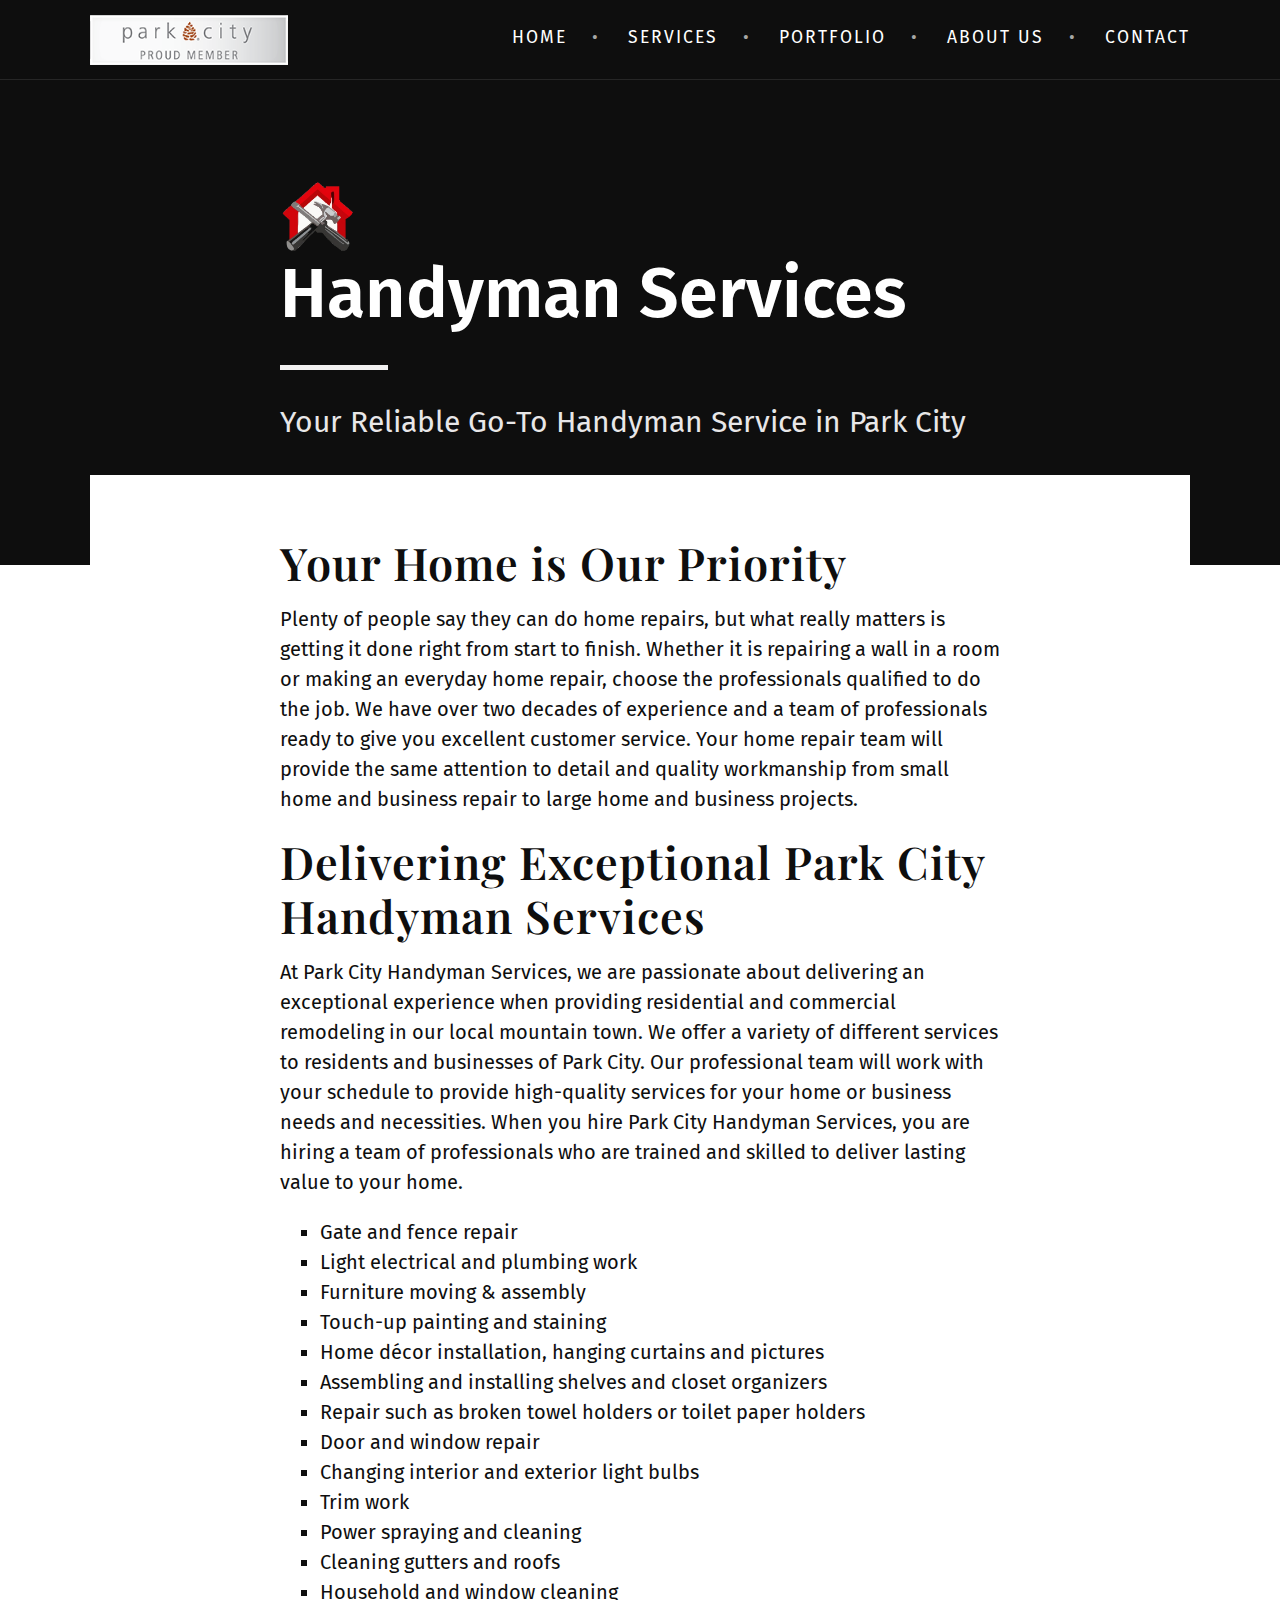
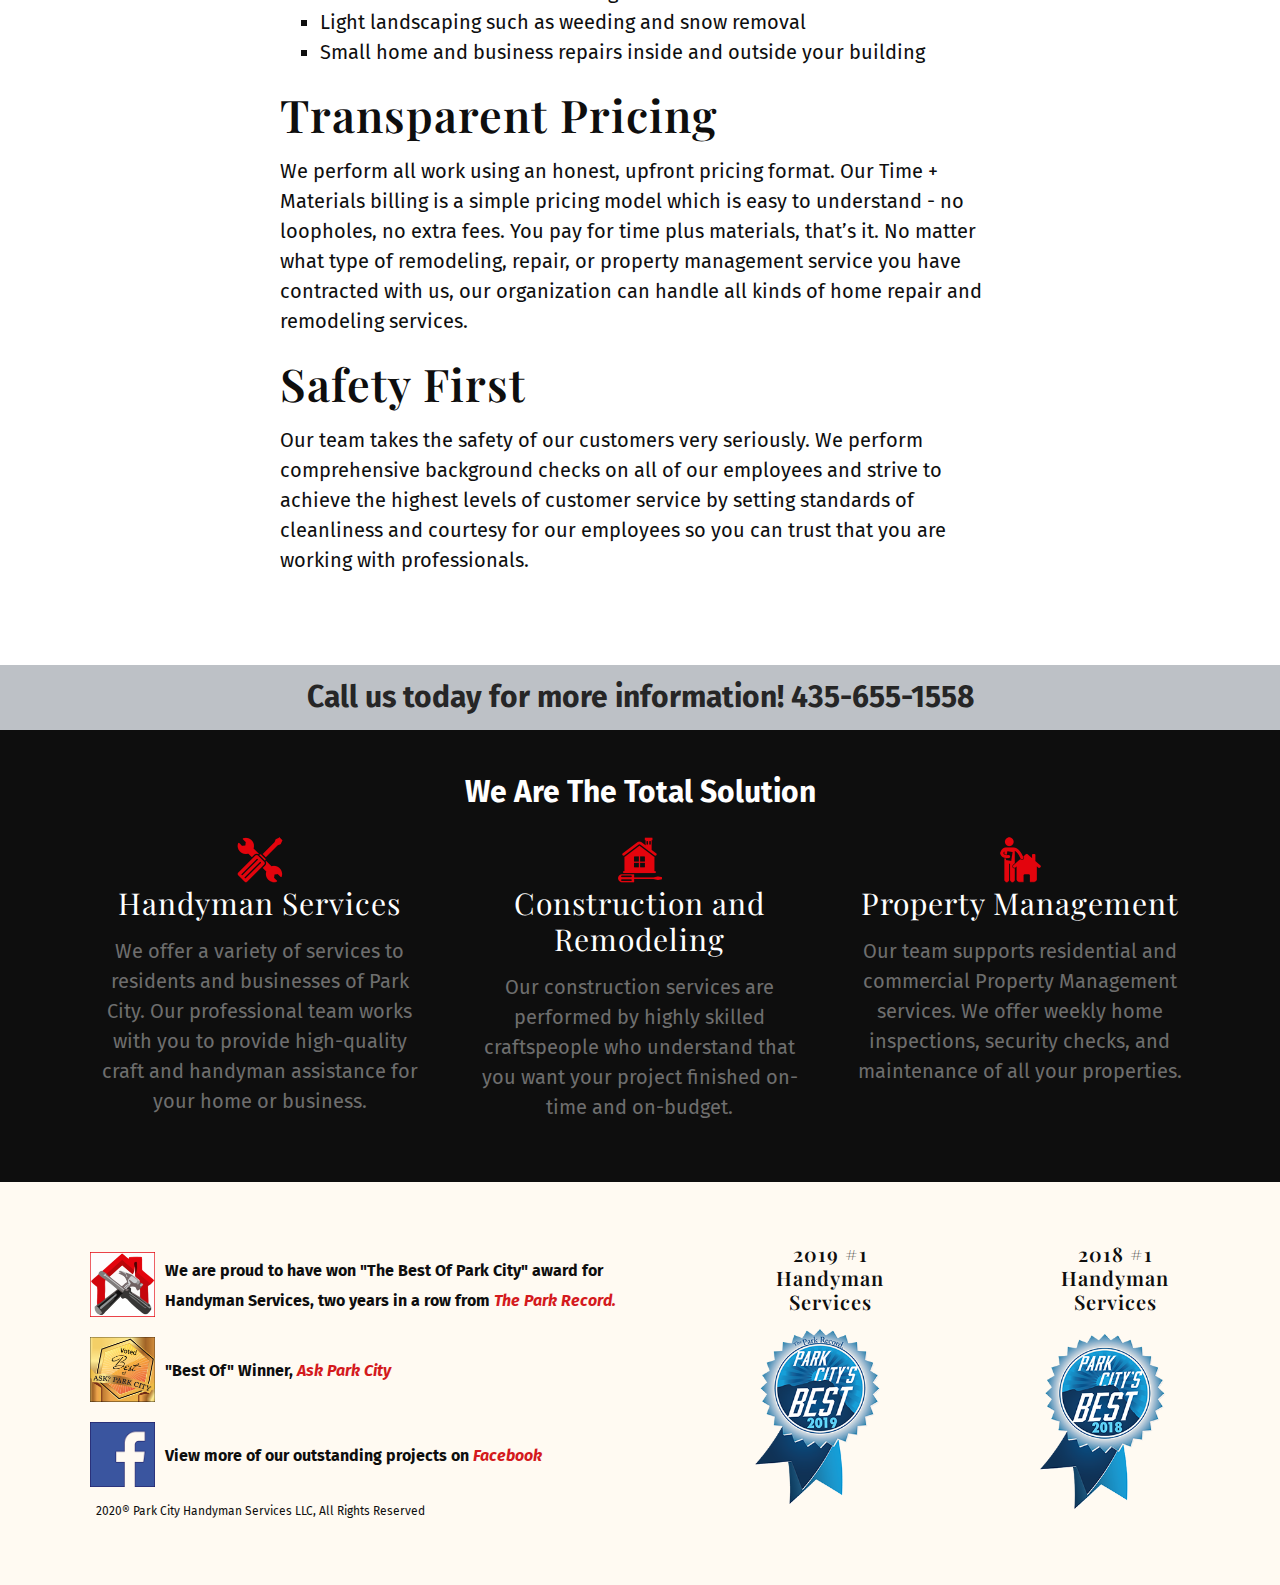
<file: handyman-services.html>
<!doctype html>
<html lang="en">
<head>
    <title>Park City Handyman Services</title>
    <meta charset="utf-8">
    <meta name="viewport" content="width=device-width, initial-scale=1, shrink-to-fit=no">
    <link rel="shortcut icon" type="image/png" href="images/favicon.ico">
    <!-- Goole fonts -->
    <link href="https://fonts.googleapis.com/css?family=Playfair+Display:400,600%7CFira+Sans:300,400,400i,600" rel="stylesheet">

    <!-- Material icons -->
    <link href="https://fonts.googleapis.com/icon?family=Material+Icons"
      rel="stylesheet">    <!-- CSS -->
    <link rel="stylesheet" href="assets/css/themeA.css">

    <!-- JS -->
    <script src="assets/js/theme.js" defer></script>
</head>

<body>

<header class="site-header fixed-top bg-black border-bottom border-dark">
    <a href="#content" class="sr-only sr-only-focusable">Skip to main content</a>
    <div class="container">

        <!-- Navbar -->
<nav class="navbar main-nav navbar-expand-lg navbar-dark">
<button class="navbar-toggler" type="button" data-toggle="collapse" data-target="#navbarToggle" aria-controls="navbarToggle" aria-expanded="false" aria-label="Toggle main navigation">
<span class="navbar-toggler-icon"></span>
</button>
<a href="https://www.visitparkcity.com/listing/park-city-handyman-services/23508/" target="_blank" style="text-decoration: none"><img src="images/pccc.png" style="height: 50px"></a>
    <div class="collapse navbar-collapse" id="navbarToggle">
        <ul class="navbar-nav text-uppercase ml-auto">

            <li class="nav-item">
                <a class="nav-link" href="index.html">Home</a>
            </li>
			<li class="nav-item dropdown">
                <a class="nav-link" id="navbarDropdown" role="button" data-toggle="dropdown" aria-haspopup="true" aria-expanded="false">
                    Services
                </a>
                <div class="dropdown-content" aria-labelledby="navbarDropdown">
                    <a class="dropdown-item" href="handyman-services.html">Handyman Services</a>
                    <a class="dropdown-item" href="construction-remodeling.html">Construction and Remodeling</a>
                    <a class="dropdown-item" href="property-management.html">Property Management</a>
                </div>
            </li>
		    <li class="nav-item dropdown">
                <a class="nav-link" id="navbarDropdown2" role="button" aria-haspopup="true" aria-expanded="false">
                    Portfolio
                </a>
                <div class="dropdown-content" aria-labelledby="navbarDropdown">
					<a class="dropdown-item" href="handyman-lists.html">Handyman Lists</a>
					<a class="dropdown-item" href="bathroom-facelifts.html">Bathroom Facelifts</a>
					<a class="dropdown-item" href="room-additions.html">Room Additions</a>
					<a class="dropdown-item" href="deck-fence.html">Decks and Fencing</a>
					<a class="dropdown-item" href="custom-design.html">Custom Design Work</a>
					<a class="dropdown-item" href="kitchen-remodel.html">Kitchen Remodels</a>
					<a class="dropdown-item" href="gutter-cleaning.html">Gutter Cleaning</a>
				</div>
            </li>
            <li class="nav-item">
                <a class="nav-link" href="about.html">About Us</a>
			</li>
		   <li class="nav-item">
                <a class="nav-link" href="contact.html">Contact</a>
            </li>
        </ul>
    </div>
</nav>
    </div>
</header>

    <main id="content">

         <div class="container py-6">
            <div class="row justify-content-center">
                <div class="col-lg-8">
					<img src="images/logo.png" style="width: 75px">
					<h1 class="display-4 mb-4">Handyman Services</h1>
                    <hr class="border-1 border-light my-4 ml-0 text-left w-15" role="presentation">
                    <p class="lead text-secondary"><b>Your Reliable Go-To Handyman Service in Park City</b></p>
				</div>
			   </div>
             </div>
  

		<!--content-->

        <div class="bg-white text-black">
            <div class="container py-2">
                <div class="bg-white mt-n6 px-3 px-lg-0">
                    <div class="row justify-content-center py-4 py-lg-5">
                        <div class="col-md-10 col-lg-8">
							
                            <h2>Your Home is Our Priority</h2>
                            <p>Plenty of people say they can do home repairs, but what really matters is getting it done right from start to finish. Whether it is repairing a wall in a room or making an everyday home repair, choose the professionals qualified to do the job. We have over two decades of experience and a team of professionals ready to give you excellent customer service. Your home repair team will provide the same attention to detail and quality workmanship from small home and business repair to large home and business projects.</p>
                 
							<h2>Delivering Exceptional Park City Handyman Services</h2>
                            <p>At Park City Handyman Services, we are passionate about delivering an exceptional experience when providing residential and commercial remodeling in our local mountain town. We offer a variety of different services to residents and businesses of Park City. Our professional team will work with your schedule to provide high-quality services for your home or business needs and necessities. When you hire Park City Handyman Services, you are hiring a team of professionals who are trained and skilled to deliver lasting value to your home.</p>
							
							 <ul>
								<li>Gate and fence repair</li>
								<li>Light electrical and plumbing work</li>
								<li>Furniture moving &amp; assembly</li>
								<li>Touch-up painting and staining</li>
								<li>Home décor installation, hanging curtains and pictures</li>
								<li>Assembling and installing shelves and closet organizers</li>
								<li>Repair such as broken towel holders or toilet paper holders</li>
								<li>Door and window repair</li>
								<li>Changing interior and exterior light bulbs</li>
								<li>Trim work</li>
								<li>Power spraying and cleaning</li>
								<li>Cleaning gutters and roofs</li>
								<li>Household and window cleaning</li>
								<li>Light landscaping such as weeding and snow removal</li>
								<li>Small home and business repairs inside and outside your building</li>
							 </ul>
	                          
						    <h2>Transparent Pricing</h2>
							<p>We perform all work using an honest, upfront pricing format. Our Time + Materials billing is a simple pricing model which is easy to understand - no loopholes, no extra fees. You pay for time plus materials, that’s it. No matter what type of remodeling, repair, or property management service you have contracted with us, our organization can handle all kinds of home repair and remodeling services.
							</p>
							
							<h2>Safety First</h2>
							<p>Our team takes the safety of our customers very seriously. We perform comprehensive background checks on all of our employees and strive to achieve the highest levels of customer service by setting standards of cleanliness and courtesy for our employees so you can trust that you are working with professionals. </p>
	
                        </div>

                    </div>
                </div>
            </div>
        </div>	<!-- Call-US to action -->
        <div class="bg-primary text-dark text-center">            
			<div class="container py-2 big">
               Call us today for more information! 435-655-1558
            </div>
        </div>

	    <!-- Icon blocks -->
          <div class="container">
			  <div class="py-3 mt-3" align="center"><span class="big">We Are The Total Solution</span></div>
                <div class="row">
                    <div class="col-md-4 mb-5" align="center">
						<a href="handyman-services.html" style="text-decoration: none">
                        <img src="images/icon_hm.png" style="width: 50px" aria-hidden="true">
                        <h2 class="h4 font-weight-normal text-white">Handyman Services</h2>
							<p class="mb-md-0 text-muted"> We offer a variety of services to residents and businesses of Park City. Our professional team works with you to provide high-quality craft and handyman assistance for your home or business.</p>
					    </a>
                    </div>
                    <div class="col-md-4 mb-5" align="center">
						<a href="construction-remodeling.html" style="text-decoration: none">
                        <img src="images/icon_ds.png" style="width: 50px" aria-hidden="true">
                        <h2 class="h4 font-weight-normal text-white">Construction and Remodeling</h2>
                        <p class="mb-md-0 text-muted"> Our construction services are performed by highly skilled craftspeople who understand that you want your project finished on-time and on-budget.</p>
						</a>
                    </div>
					<div class="col-md-4 mb-5" align="center">
						<a href="property-management.html" style="text-decoration: none">
                        <img src="images/icon_pm.png" style="width: 50px" aria-hidden="true">
                        <h2 class="h4 font-weight-normal text-white">Property Management</h2>
                        <p class="mb-md-0 text-muted">Our team supports residential and commercial Property Management services. We offer weekly home inspections, security checks, and maintenance of all your properties.</p>
						</a>
                    </div>
                </div>
            </div> 
	</main>     
 
	 <footer class="f-color text-black">
           <div class="container py-5 py-md-5">
            <div class="row justify-content-md-between">
			    <div class="col-sm-12 col-md-6 mt-4 mt-md-0">
			           <ul class="list-unstyled mb-0">
                        <li class="py-2">
                            <div class="d-flex align-items-center">
                                <div>
                                    <img src="images/pchslogo.png" style="width: 75px" class="pr">
                                </div>
                                <div>
                                    <span class="small"><b>We are proud to have won "The Best Of Park City" award for Handyman Services, two years in a row from <a href="https://www.parkrecord.com/" target="_blank"><i>The Park Record.</i></a></b></span>
                                </div>
                            </div>
                        </li>

						<li class="py-2">
                            <div class="d-flex align-items-center">
                                <div>
                                    <img src="images/apc.png" style="width: 75px" class="pr">
                                </div>
 								<div><span class="small"><b>"Best Of" Winner, <a href="https://askparkcity.com/locals/home-services/" target="_blank"><i>Ask Park City</i></a></b></span>
								</div>
          
                            </div>
                        </li>
						   
						<li class="py-2">
                            <div class="d-flex align-items-center">
                                <div>
                                    <img src="images/facebook.png" style="width: 75px" class="pr">
                                </div>
 								<div><span class="small"><b>View more of our outstanding projects on <a href="https://www.facebook.com/ParkCityHandymanServicesandPropertyManagement/" target="_blank" ><i>Facebook</i></a></b></span>
								</div>
          
                            </div>
                        </li>
						   
						<li class="py-1 tiny">
						 &nbsp; 2020® Park City Handyman Services LLC, All Rights Reserved
						</li>
					</ul>
                </div>	
				
                <div class="col-6 col-md-2">
                    <h2 class="h6 text-center">2019 #1 Handyman Services</h2>
                    <img src="images/pcr2019.png" style="width: 125px" alt="Park City Record Best of Award 2019">
                </div>
                <div class="col-6 col-md-2">
                    <h2 class="h6 text-center mb-3">2018 #1 Handyman Services</h2>
                    <img src="images/pcr2018.png" style="width: 125px" alt="Park City Record Best of Award 2018">
                </div>
            </div>
        </div>
    </footer>
	
</body>
</html>
</file>
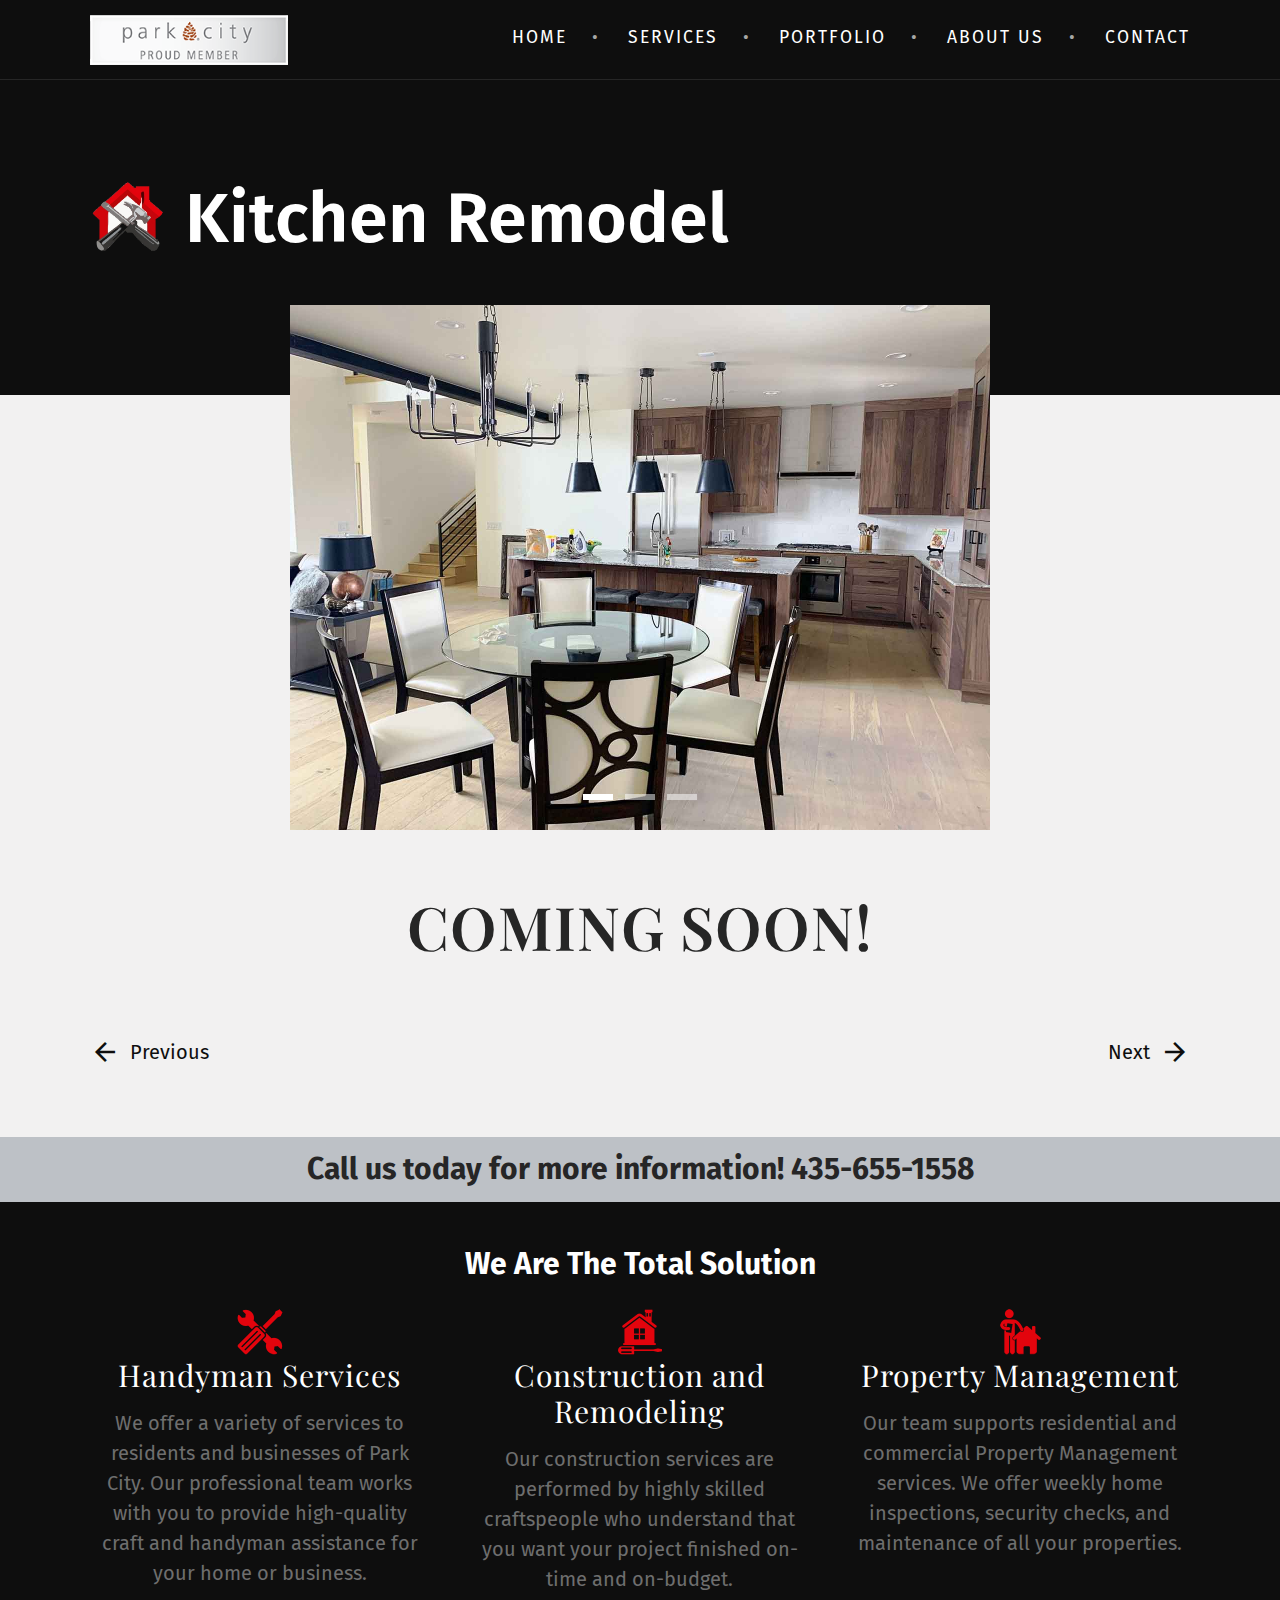
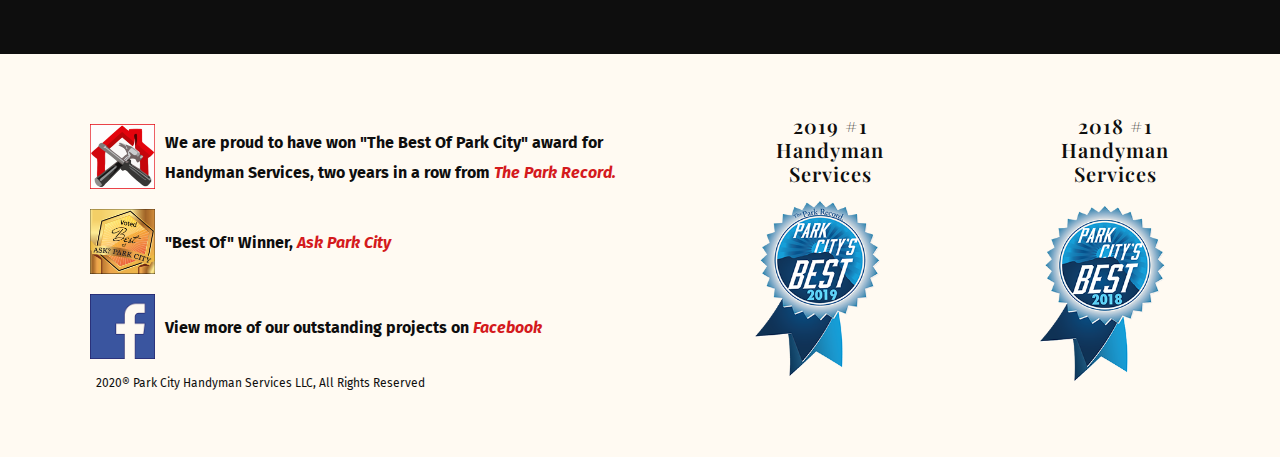
<file: kitchen-remodel.html>
<!doctype html>
<html lang="en">
<head>
    <title>Park City Handyman Services</title>
    <meta charset="utf-8"><meta name="viewport" content="width=device-width, initial-scale=1, shrink-to-fit=no">
<link rel="shortcut icon" type="image/png" href="images/favicon.ico">
<!-- Goole fonts -->
    <link href="https://fonts.googleapis.com/css?family=Playfair+Display:400,600%7CFira+Sans:300,400,400i,600" rel="stylesheet">

    <!-- Material icons -->
    <link href="https://fonts.googleapis.com/icon?family=Material+Icons"
      rel="stylesheet">    <!-- CSS -->
    <link rel="stylesheet" href="assets/css/themeA.css">

    <!-- JS -->
    <script src="assets/js/theme.js" defer></script>
</head>

<body>

<header class="site-header fixed-top bg-black border-bottom border-dark">
    <a href="#content" class="sr-only sr-only-focusable">Skip to main content</a>
    <div class="container">

        <!-- Navbar -->
<nav class="navbar main-nav navbar-expand-lg navbar-dark">
<button class="navbar-toggler" type="button" data-toggle="collapse" data-target="#navbarToggle" aria-controls="navbarToggle" aria-expanded="false" aria-label="Toggle main navigation">
<span class="navbar-toggler-icon"></span>
</button>
<a href="https://www.visitparkcity.com/listing/park-city-handyman-services/23508/" target="_blank" style="text-decoration: none"><img src="images/pccc.png" style="height: 50px"></a>
    <div class="collapse navbar-collapse" id="navbarToggle">
        <ul class="navbar-nav text-uppercase ml-auto">

            <li class="nav-item">
                <a class="nav-link" href="index.html">Home</a>
            </li>
			<li class="nav-item dropdown">
                <a class="nav-link" id="navbarDropdown" role="button" data-toggle="dropdown" aria-haspopup="true" aria-expanded="false">
                    Services
                </a>
                <div class="dropdown-content" aria-labelledby="navbarDropdown">
                    <a class="dropdown-item" href="handyman-services.html">Handyman Services</a>
                    <a class="dropdown-item" href="construction-remodeling.html">Construction and Remodeling</a>
                    <a class="dropdown-item" href="property-management.html">Property Management</a>
                </div>
            </li>
		    <li class="nav-item dropdown">
                <a class="nav-link" id="navbarDropdown2" role="button" aria-haspopup="true" aria-expanded="false">
                    Portfolio
                </a>
                <div class="dropdown-content" aria-labelledby="navbarDropdown">
					<a class="dropdown-item" href="handyman-lists.html">Handyman Lists</a>
					<a class="dropdown-item" href="bathroom-facelifts.html">Bathroom Facelifts</a>
					<a class="dropdown-item" href="room-additions.html">Room Additions</a>
					<a class="dropdown-item" href="deck-fence.html">Decks and Fencing</a>
					<a class="dropdown-item" href="custom-design.html">Custom Design Work</a>
					<a class="dropdown-item" href="kitchen-remodel.html">Kitchen Remodels</a>
					<a class="dropdown-item" href="gutter-cleaning.html">Gutter Cleaning</a>
				</div>
            </li>
            <li class="nav-item">
                <a class="nav-link" href="about.html">About Us</a>
			</li>
		   <li class="nav-item">
                <a class="nav-link" href="contact.html">Contact</a>
            </li>
        </ul>
    </div>
</nav>
    </div>
</header>

<main id="content">

    <!-- Hero -->
       <div class="container py-6">
		 <div class="d-flex">
			<div> <img src="images/logo.png" style="width: 75px"></div>
			<div class="pl"><h1 class="display-4 pb-3">Kitchen Remodel</h1></div>
		 </div>
       </div>

    <!-- Project -->
    <div class="bg-light text-dark pb-5">
        <div class="container py-2">
            <div id="slideshow" class="carousel slide mt-n6 mx-lg-n4 mb-5" data-ride="carousel">
                <div class="carousel-inner" align="center">
                    <div class="carousel-item active">
                        <img src="images/portfolio/pk1.jpg" style="width: 700px" class="img-fluid" alt="First slide">
                    </div>
                    <div class="carousel-item" align="center">
                        <img src="images/portfolio/pk2.jpg" style="width: 700px" class="img-fluid" alt="Second slide">
                    </div>
                    <div class="carousel-item" align="center">
                        <img src="images/portfolio/pk3.jpg" style="width: 700px" class="img-fluid" alt="Third slide">
                    </div>
                </div>

                
                <ol class="carousel-indicators">
                    <li data-target="#slideshow" data-slide-to="0" class="active"></li>
                    <li data-target="#slideshow" data-slide-to="1"></li>
                    <li data-target="#slideshow" data-slide-to="2"></li>
                </ol>
            </div>

            <div class="d-flex justify-content-center mb-5">  
                <div class="col-lg-12" align="center" style="max-width: 700px">
               <h1>COMING SOON!</h1>
                </div>
            </div>

            <div class="d-flex justify-content-between align-content-center">
 <a href="custom-design.html" class="d-flex">
<i class="material-icons icon-lg mr-2" aria-hidden="true">arrow_back</i><span class="">Previous</span>
</a>
 <a href="handyman-lists.html" class="d-flex"><span class="">Next</span><i class="material-icons icon-lg ml-2" aria-hidden="true">arrow_forward</i>
</a>
</div>
            </div>
        </div>			
	
	
	<!-- Call-US to action -->
        <div class="bg-primary text-dark text-center">            
			<div class="container py-2 big">
               Call us today for more information! 435-655-1558
            </div>
        </div>
	
	    <!-- Icon blocks -->
          <div class="container">
			  <div class="py-3 mt-3" align="center"><span class="big">We Are The Total Solution</span></div>
                <div class="row">
                    <div class="col-md-4 mb-5" align="center">
						<a href="handyman-services.html" style="text-decoration: none">
                        <img src="images/icon_hm.png" style="width: 50px" aria-hidden="true">
                        <h2 class="h4 font-weight-normal text-white">Handyman Services</h2>
							<p class="mb-md-0 text-muted"> We offer a variety of services to residents and businesses of Park City. Our professional team works with you to provide high-quality craft and handyman assistance for your home or business.</p>
					    </a>
                    </div>
                    <div class="col-md-4 mb-5" align="center">
						<a href="construction-remodeling.html" style="text-decoration: none">
                        <img src="images/icon_ds.png" style="width: 50px" aria-hidden="true">
                        <h2 class="h4 font-weight-normal text-white">Construction and Remodeling</h2>
                        <p class="mb-md-0 text-muted"> Our construction services are performed by highly skilled craftspeople who understand that you want your project finished on-time and on-budget.</p>
						</a>
                    </div>
					<div class="col-md-4 mb-5" align="center">
						<a href="property-management.html" style="text-decoration: none">
                        <img src="images/icon_pm.png" style="width: 50px" aria-hidden="true">
                        <h2 class="h4 font-weight-normal text-white">Property Management</h2>
                        <p class="mb-md-0 text-muted">Our team supports residential and commercial Property Management services. We offer weekly home inspections, security checks, and maintenance of all your properties.</p>
						</a>
                    </div>
                </div>
            </div> 
	</main>
	
	
	 <footer class="f-color text-black">
           <div class="container py-5 py-md-5">
            <div class="row justify-content-md-between">
			    <div class="col-sm-12 col-md-6 mt-4 mt-md-0">
			           <ul class="list-unstyled mb-0">
                        <li class="py-2">
                            <div class="d-flex align-items-center">
                                <div>
                                    <img src="images/pchslogo.png" style="width: 75px" class="pr">
                                </div>
                                <div>
                                    <span class="small"><b>We are proud to have won "The Best Of Park City" award for Handyman Services, two years in a row from <a href="https://www.parkrecord.com/" target="_blank"><i>The Park Record.</i></a></b></span>
                                </div>
                            </div>
                        </li>

						<li class="py-2">
                            <div class="d-flex align-items-center">
                                <div>
                                    <img src="images/apc.png" style="width: 75px" class="pr">
                                </div>
 								<div><span class="small"><b>"Best Of" Winner, <a href="https://askparkcity.com/locals/home-services/" target="_blank"><i>Ask Park City</i></a></b></span>
								</div>
          
                            </div>
                        </li>
						   
						<li class="py-2">
                            <div class="d-flex align-items-center">
                                <div>
                                    <img src="images/facebook.png" style="width: 75px" class="pr">
                                </div>
 								<div><span class="small"><b>View more of our outstanding projects on <a href="https://www.facebook.com/ParkCityHandymanServicesandPropertyManagement/" target="_blank" ><i>Facebook</i></a></b></span>
								</div>
          
                            </div>
                        </li>
						   
						<li class="py-1 tiny">
						 &nbsp; 2020® Park City Handyman Services LLC, All Rights Reserved
						</li>
					</ul>
                </div>	
				
                <div class="col-6 col-md-2">
                    <h2 class="h6 text-center">2019 #1 Handyman Services</h2>
                    <img src="images/pcr2019.png" style="width: 125px" alt="Park City Record Best of Award 2019">
                </div>
                <div class="col-6 col-md-2">
                    <h2 class="h6 text-center mb-3">2018 #1 Handyman Services</h2>
                    <img src="images/pcr2018.png" style="width: 125px" alt="Park City Record Best of Award 2018">
                </div>
            </div>
        </div>
    </footer>

   
</body>
</html>
</file>
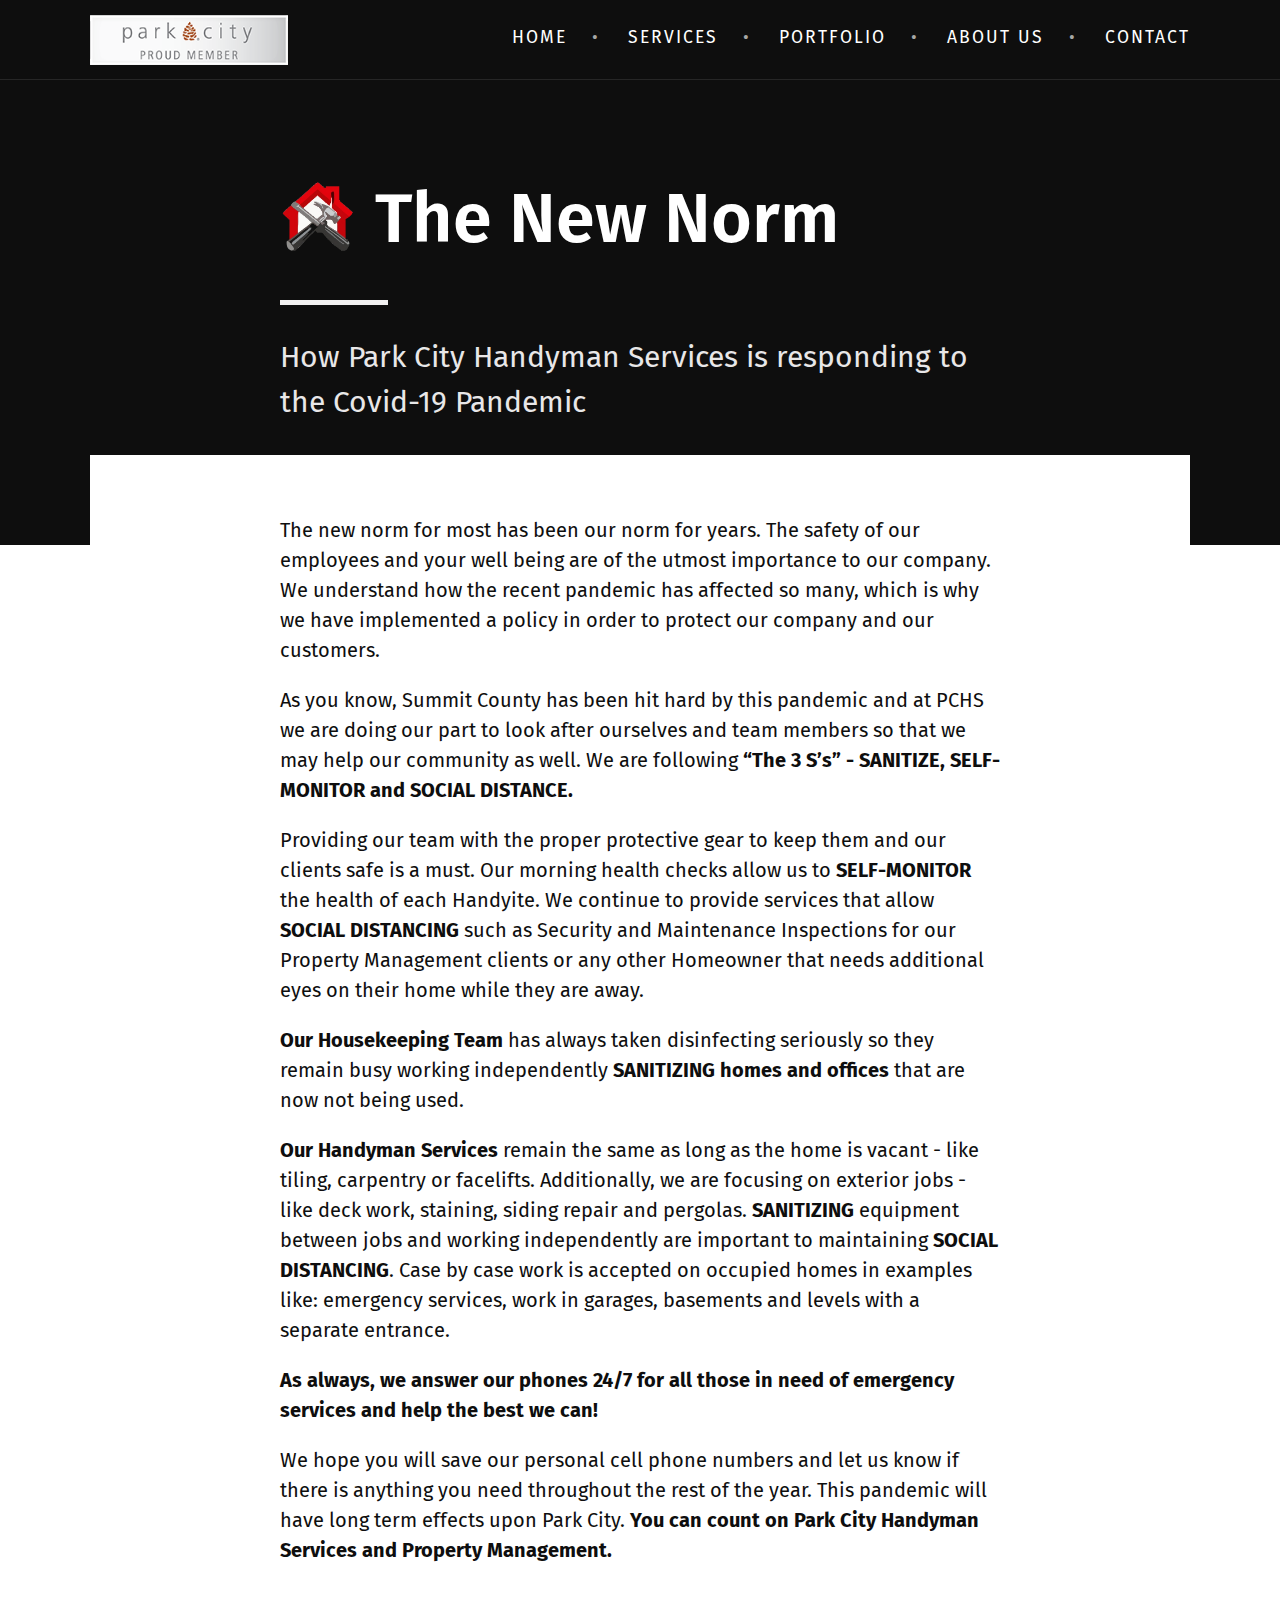
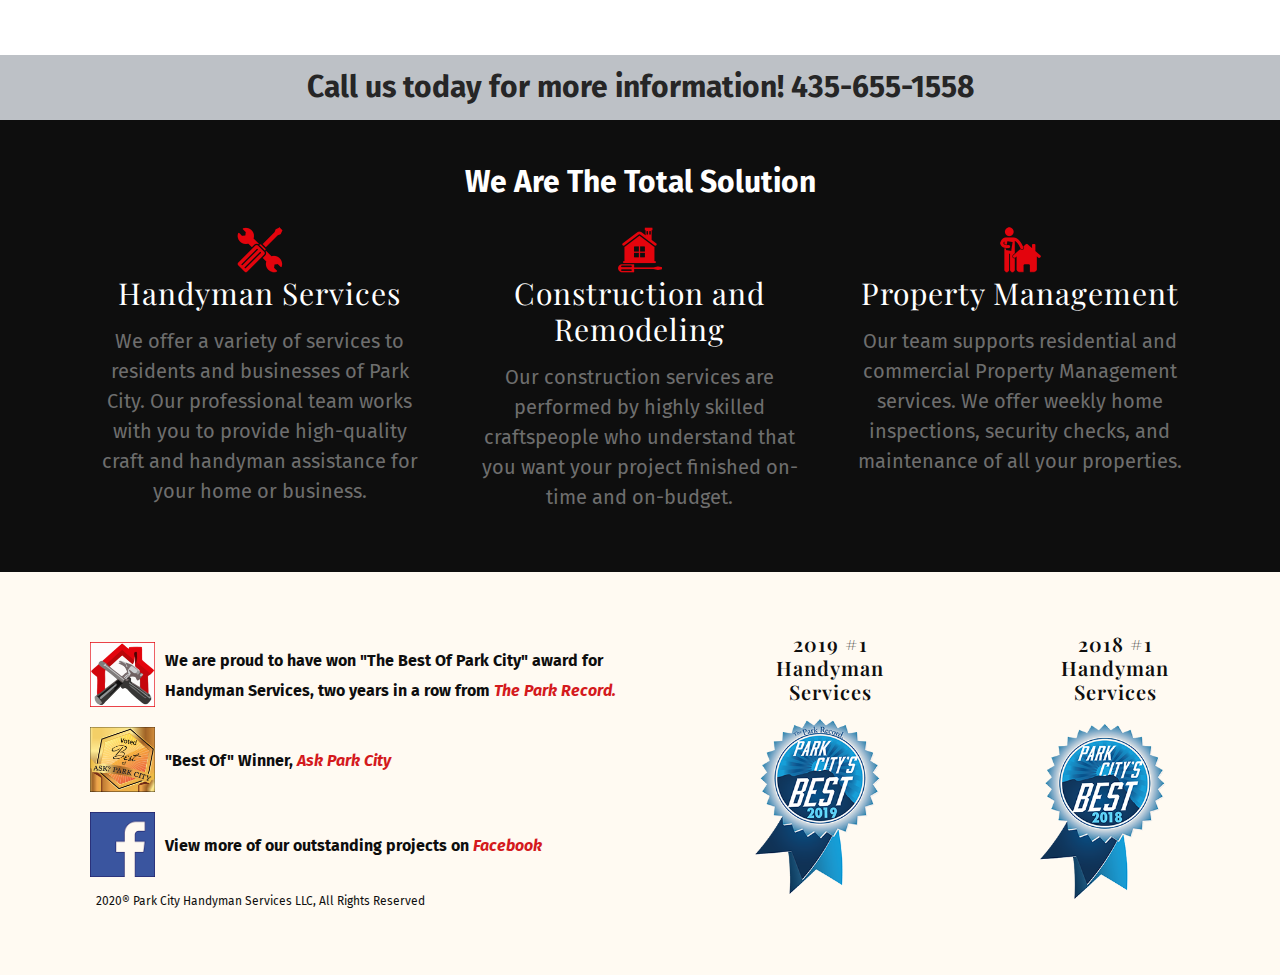
<file: new-norm.html>
<!doctype html>
<html lang="en">
<head>
    <title>Park City Handyman Services</title>
    <meta charset="utf-8">
    <meta name="viewport" content="width=device-width, initial-scale=1, shrink-to-fit=no">
    <link rel="shortcut icon" type="image/png" href="images/favicon.ico">
    <!-- Goole fonts -->
    <link href="https://fonts.googleapis.com/css?family=Playfair+Display:400,600%7CFira+Sans:300,400,400i,600" rel="stylesheet">

    <!-- Material icons -->
    <link href="https://fonts.googleapis.com/icon?family=Material+Icons"
      rel="stylesheet">    <!-- CSS -->
    <link rel="stylesheet" href="assets/css/themeA.css">

    <!-- JS -->
    <script src="assets/js/theme.js" defer></script>
</head>

<body>

<header class="site-header fixed-top bg-black border-bottom border-dark">
    <a href="#content" class="sr-only sr-only-focusable">Skip to main content</a>
    <div class="container">

        <!-- Navbar -->
<nav class="navbar main-nav navbar-expand-lg navbar-dark">
<button class="navbar-toggler" type="button" data-toggle="collapse" data-target="#navbarToggle" aria-controls="navbarToggle" aria-expanded="false" aria-label="Toggle main navigation">
<span class="navbar-toggler-icon"></span>
</button>
<a href="https://www.visitparkcity.com/listing/park-city-handyman-services/23508/" target="_blank" style="text-decoration: none"><img src="images/pccc.png" style="height: 50px"></a>
    <div class="collapse navbar-collapse" id="navbarToggle">
        <ul class="navbar-nav text-uppercase ml-auto">

            <li class="nav-item">
                <a class="nav-link" href="index.html">Home</a>
            </li>
			<li class="nav-item dropdown">
                <a class="nav-link" id="navbarDropdown" role="button" data-toggle="dropdown" aria-haspopup="true" aria-expanded="false">
                    Services
                </a>
                <div class="dropdown-content" aria-labelledby="navbarDropdown">
                    <a class="dropdown-item" href="handyman-services.html">Handyman Services</a>
                    <a class="dropdown-item" href="construction-remodeling.html">Construction and Remodeling</a>
                    <a class="dropdown-item" href="property-management.html">Property Management</a>
                </div>
            </li>
		    <li class="nav-item dropdown">
                <a class="nav-link" id="navbarDropdown2" role="button" aria-haspopup="true" aria-expanded="false">
                    Portfolio
                </a>
                <div class="dropdown-content" aria-labelledby="navbarDropdown">
					<a class="dropdown-item" href="handyman-lists.html">Handyman Lists</a>
					<a class="dropdown-item" href="bathroom-facelifts.html">Bathroom Facelifts</a>
					<a class="dropdown-item" href="room-additions.html">Room Additions</a>
					<a class="dropdown-item" href="deck-fence.html">Decks and Fencing</a>
					<a class="dropdown-item" href="custom-design.html">Custom Design Work</a>
					<a class="dropdown-item" href="kitchen-remodel.html">Kitchen Remodels</a>
					<a class="dropdown-item" href="gutter-cleaning.html">Gutter Cleaning</a>
				</div>
            </li>
            <li class="nav-item">
                <a class="nav-link" href="about.html">About Us</a>
			</li>
		   <li class="nav-item">
                <a class="nav-link" href="contact.html">Contact</a>
            </li>
        </ul>
    </div>
</nav>
    </div>
</header>

    <main id="content">

         <div class="container py-6">
            <div class="row justify-content-center">
                <div class="col-lg-8">
					
                  <div class="d-flex">
			       <div> <img src="images/logo.png" style="width: 75px"></div>
			       <div class="pl"><h1 class="display-4 mb-2">The New Norm</h1></div>
		          </div>

                    <hr class="border-1 border-light my-4 ml-0 text-left w-15" role="presentation">
                    <p class="lead text-secondary"><b>How Park City Handyman Services is responding to the Covid-19 Pandemic</b></p>
                </div>
            </div>
        </div>

		<!--content-->

        <div class="bg-white text-black">
            <div class="container py-2">
                <div class="bg-white mt-n6 px-3 px-lg-0">
                    <div class="row justify-content-center py-4 py-lg-5">
                        <div class="col-md-10 col-lg-8">
							<p>The new norm for most has been our norm for years. The safety of our employees and your well being are of the utmost importance to our company. We understand how the recent pandemic has affected so many, which is why we have implemented a policy in order to protect our company and our customers.</p>
							<p>As you know, Summit County has been hit hard by this pandemic and at PCHS we are doing our
							part to look after ourselves and team members so that we may help our community as well. 
							We are following <b>“The 3 S’s” - SANITIZE, SELF-MONITOR and SOCIAL DISTANCE.</b>
							</p>
							<p>Providing our team with the proper protective gear to keep them and our clients safe is a must. 
							Our morning health checks allow us to <b>SELF-MONITOR</b> the health of each Handyite. 
							We continue to provide services that allow <b>SOCIAL DISTANCING</b> such as Security and Maintenance Inspections for our Property Management clients or any other Homeowner that needs
							additional eyes on their home while they are away. 
							</p>
							<p><b>Our Housekeeping Team</b> has always taken disinfecting seriously so they
							remain busy working independently <b>SANITIZING homes and offices</b> that are now not being used.</p>
							<p><b>Our Handyman Services</b> remain the same as long as the home is vacant - like tiling,
							carpentry or facelifts. Additionally, we are focusing on exterior jobs - like deck work,
							staining, siding repair and pergolas.  <b>SANITIZING</b> equipment between jobs and working
							independently are important to maintaining <b>SOCIAL DISTANCING</b>. Case by case work is
							accepted on occupied homes in examples like: emergency services, work in garages,
							basements and levels with a separate entrance.</p>
							<p><b>As always, we answer our phones 24/7 for all those in need of
							emergency services and help the best we can!
							</b></p>
							<p>We hope you will save our personal cell phone numbers and let us know if
							there is anything you need throughout the rest of the year.  This pandemic
							will have long term effects upon Park City.  <b>You can count on
							Park City Handyman Services and Property Management.</b>
							</p>
                        </div>

                    </div>
                </div>
            </div>
        </div>	<!-- Call-US to action -->
        <div class="bg-primary text-dark text-center">            
			<div class="container py-2 big">
               Call us today for more information! 435-655-1558
            </div>
        </div>

	    <!-- Icon blocks -->
          <div class="container">
			  <div class="py-3 mt-3" align="center"><span class="big">We Are The Total Solution</span></div>
                <div class="row">
                    <div class="col-md-4 mb-5" align="center">
						<a href="handyman-services.html" style="text-decoration: none">
                        <img src="images/icon_hm.png" style="width: 50px" aria-hidden="true">
                        <h2 class="h4 font-weight-normal text-white">Handyman Services</h2>
							<p class="mb-md-0 text-muted"> We offer a variety of services to residents and businesses of Park City. Our professional team works with you to provide high-quality craft and handyman assistance for your home or business.</p>
					    </a>
                    </div>
                    <div class="col-md-4 mb-5" align="center">
						<a href="construction-remodeling.html" style="text-decoration: none">
                        <img src="images/icon_ds.png" style="width: 50px" aria-hidden="true">
                        <h2 class="h4 font-weight-normal text-white">Construction and Remodeling</h2>
                        <p class="mb-md-0 text-muted"> Our construction services are performed by highly skilled craftspeople who understand that you want your project finished on-time and on-budget.</p>
						</a>
                    </div>
					<div class="col-md-4 mb-5" align="center">
						<a href="property-management.html" style="text-decoration: none">
                        <img src="images/icon_pm.png" style="width: 50px" aria-hidden="true">
                        <h2 class="h4 font-weight-normal text-white">Property Management</h2>
                        <p class="mb-md-0 text-muted">Our team supports residential and commercial Property Management services. We offer weekly home inspections, security checks, and maintenance of all your properties.</p>
						</a>
                    </div>
                </div>
            </div> 
	</main>     
 <footer class="f-color text-black">
           <div class="container py-5 py-md-5">
            <div class="row justify-content-md-between">
			    <div class="col-sm-12 col-md-6 mt-4 mt-md-0">
			           <ul class="list-unstyled mb-0">
                        <li class="py-2">
                            <div class="d-flex align-items-center">
                                <div>
                                    <img src="images/pchslogo.png" style="width: 75px" class="pr">
                                </div>
                                <div>
                                    <span class="small"><b>We are proud to have won "The Best Of Park City" award for Handyman Services, two years in a row from <a href="https://www.parkrecord.com/" target="_blank"><i>The Park Record.</i></a></b></span>
                                </div>
                            </div>
                        </li>

						<li class="py-2">
                            <div class="d-flex align-items-center">
                                <div>
                                    <img src="images/apc.png" style="width: 75px" class="pr">
                                </div>
 								<div><span class="small"><b>"Best Of" Winner, <a href="https://askparkcity.com/locals/home-services/" target="_blank"><i>Ask Park City</i></a></b></span>
								</div>
          
                            </div>
                        </li>
						   
						<li class="py-2">
                            <div class="d-flex align-items-center">
                                <div>
                                    <img src="images/facebook.png" style="width: 75px" class="pr">
                                </div>
 								<div><span class="small"><b>View more of our outstanding projects on <a href="https://www.facebook.com/ParkCityHandymanServicesandPropertyManagement/" target="_blank" ><i>Facebook</i></a></b></span>
								</div>
          
                            </div>
                        </li>
						   
						<li class="py-1 tiny">
						 &nbsp; 2020® Park City Handyman Services LLC, All Rights Reserved
						</li>
					</ul>
                </div>	
				
                <div class="col-6 col-md-2">
                    <h2 class="h6 text-center">2019 #1 Handyman Services</h2>
                    <img src="images/pcr2019.png" style="width: 125px" alt="Park City Record Best of Award 2019">
                </div>
                <div class="col-6 col-md-2">
                    <h2 class="h6 text-center mb-3">2018 #1 Handyman Services</h2>
                    <img src="images/pcr2018.png" style="width: 125px" alt="Park City Record Best of Award 2018">
                </div>
            </div>
        </div>
    </footer>
</body>
</html>
</file>
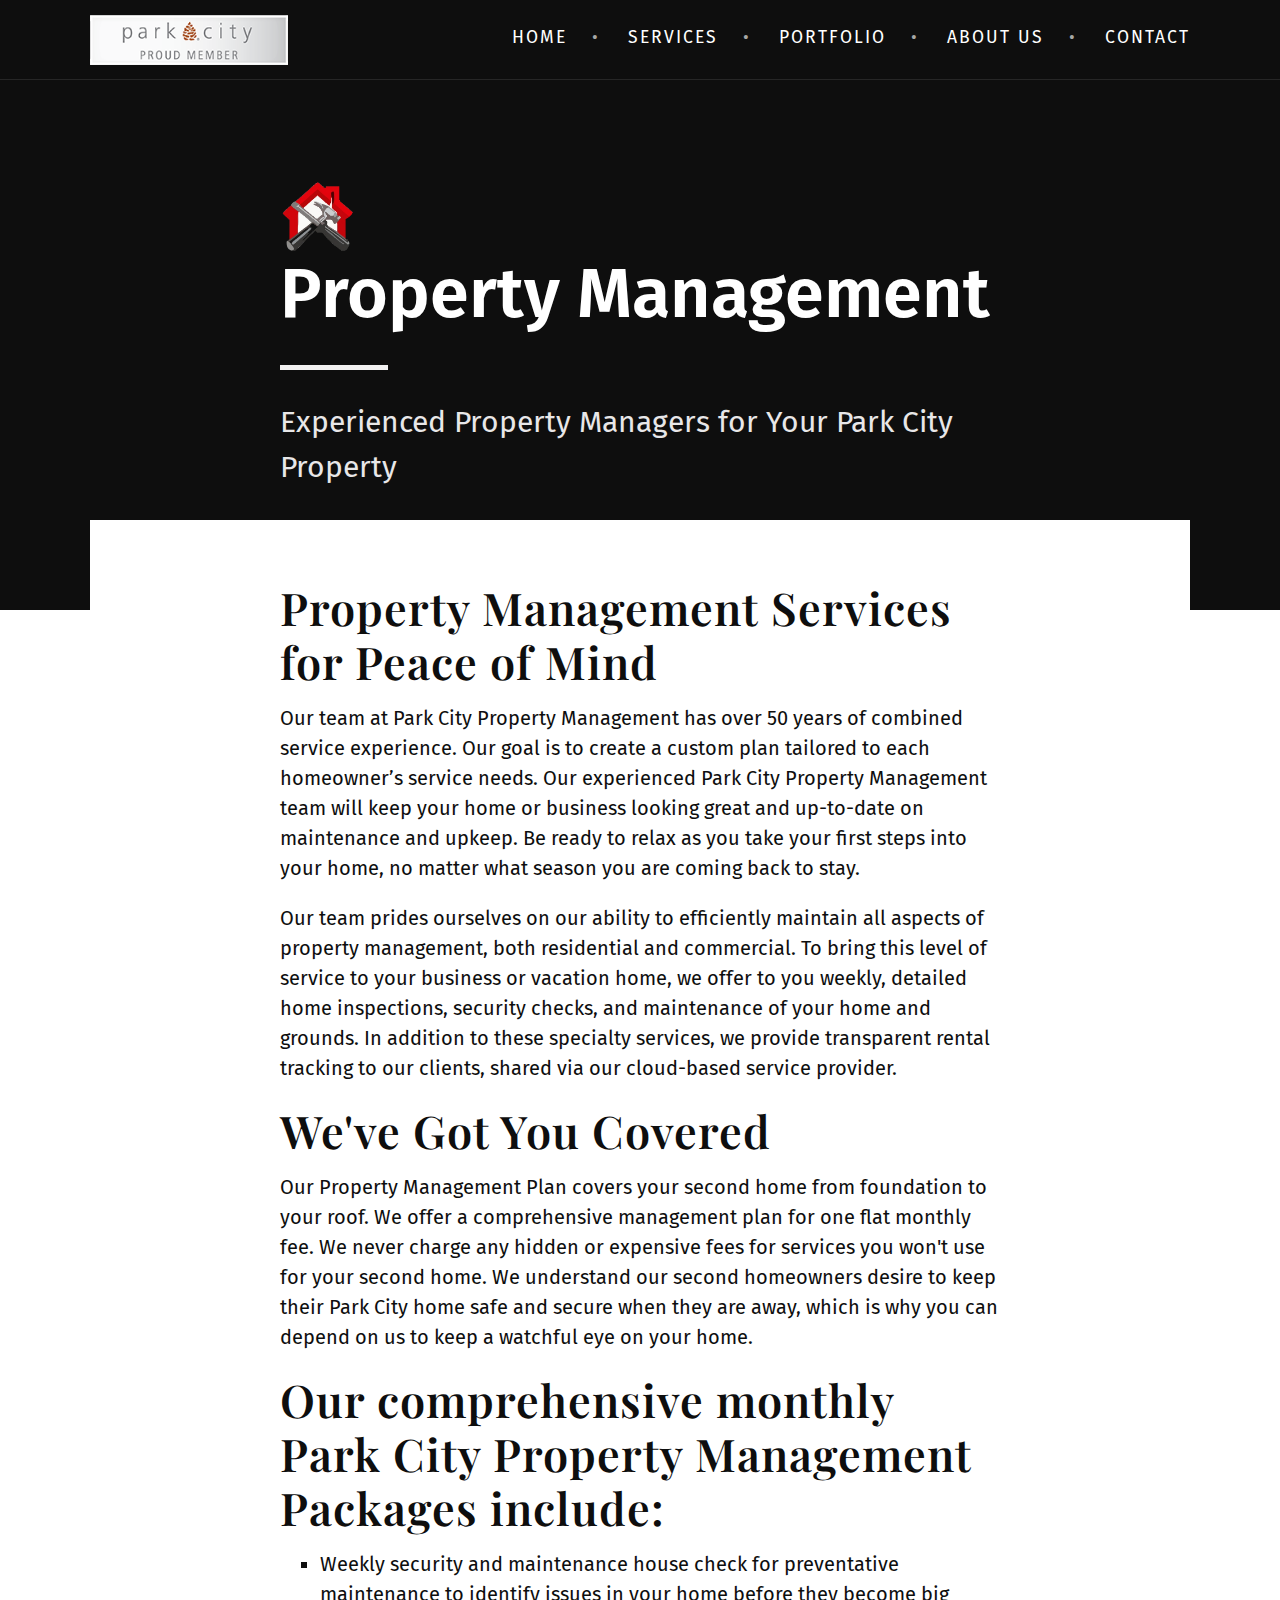
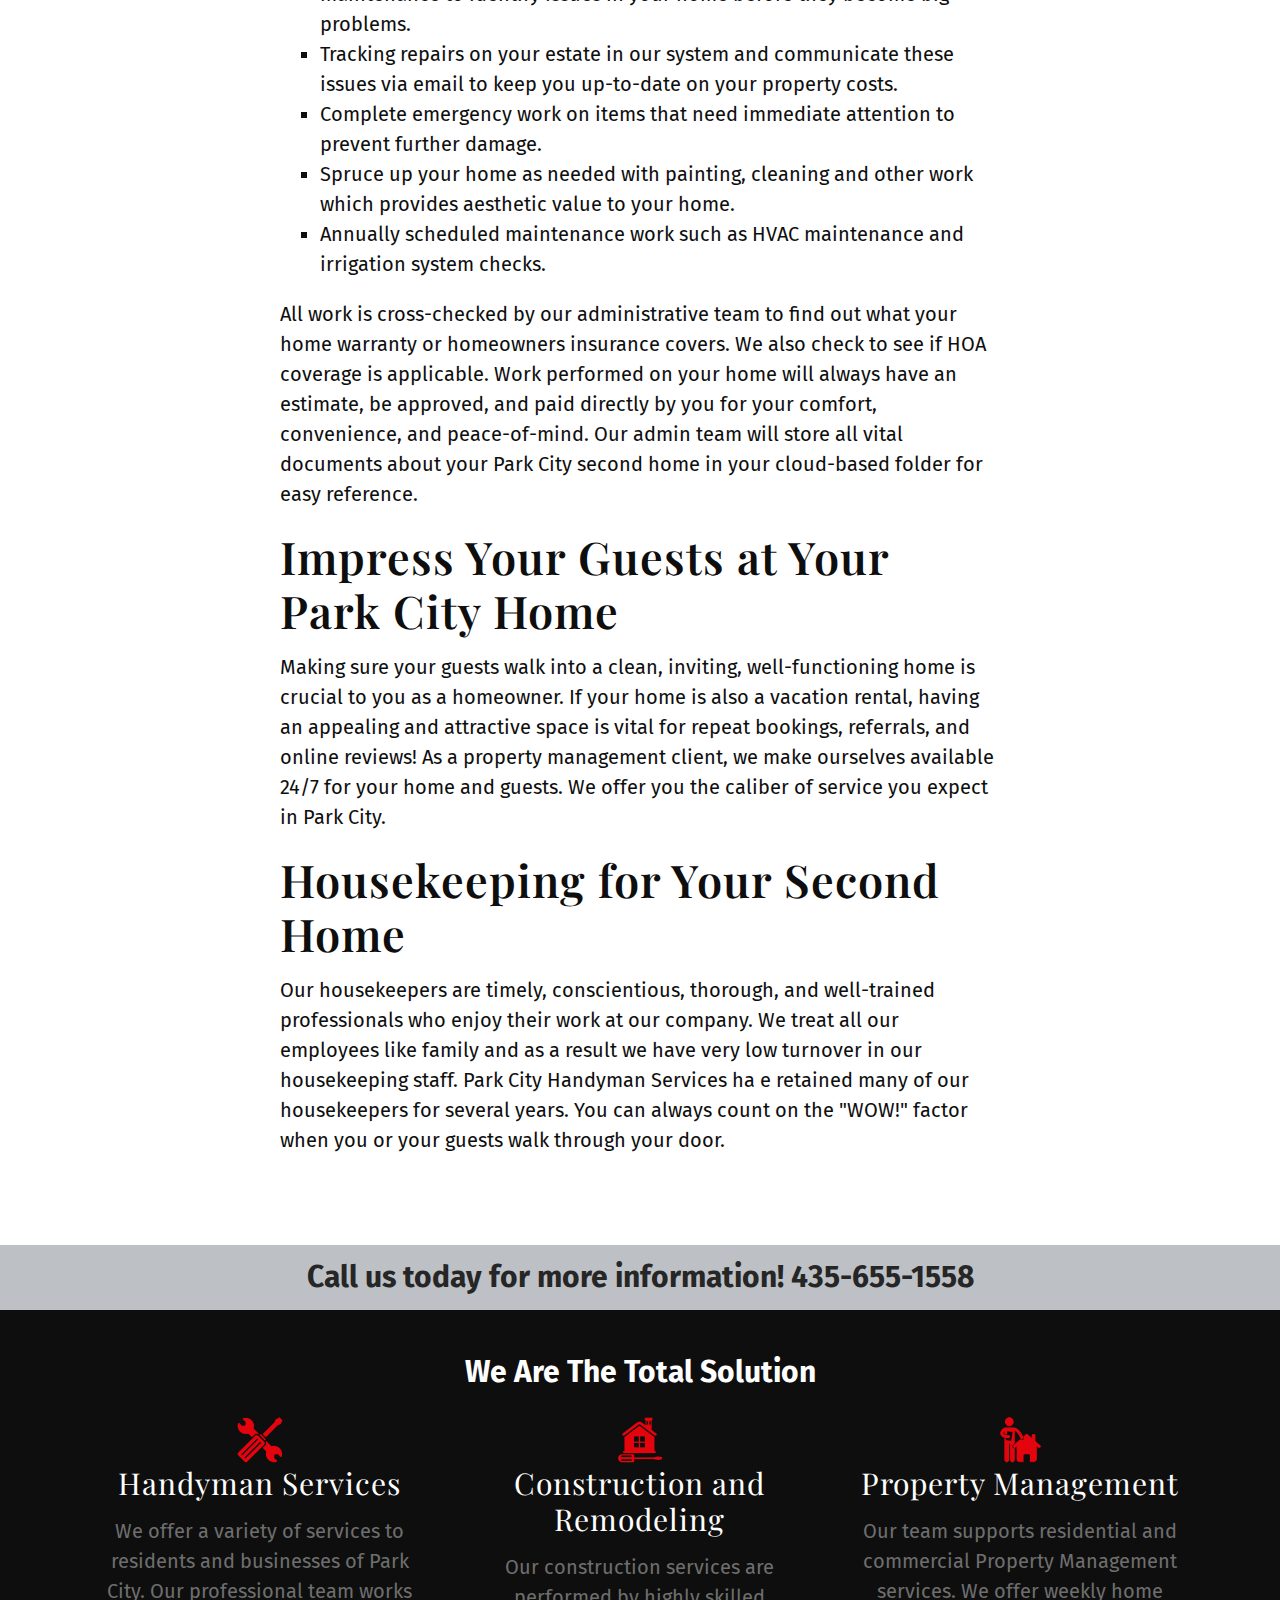
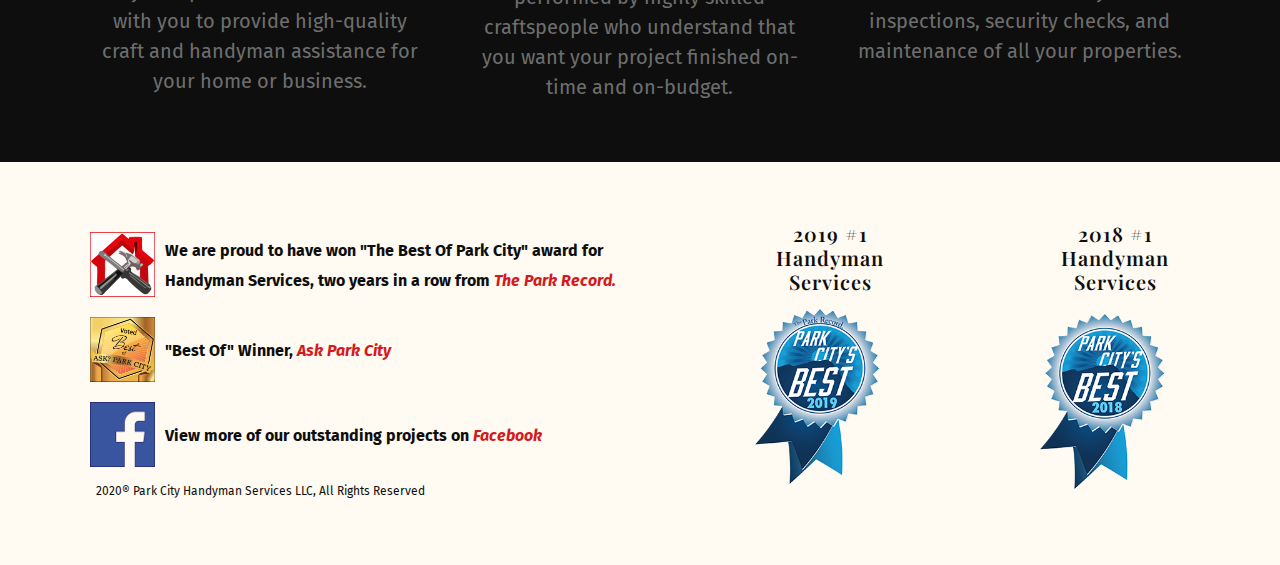
<file: property-management.html>
<!doctype html>
<html lang="en">
<head>
    <title>Park City Handyman Services</title>
    <meta charset="utf-8"><meta name="viewport" content="width=device-width, initial-scale=1, shrink-to-fit=no">
<link rel="shortcut icon" type="image/png" href="images/favicon.ico">
<!-- Goole fonts -->
    <link href="https://fonts.googleapis.com/css?family=Playfair+Display:400,600%7CFira+Sans:300,400,400i,600" rel="stylesheet">

    <!-- Material icons -->
    <link href="https://fonts.googleapis.com/icon?family=Material+Icons"
      rel="stylesheet">    <!-- CSS -->
    <link rel="stylesheet" href="assets/css/themeA.css">

    <!-- JS -->
    <script src="assets/js/theme.js" defer></script>
</head>

<body>

<header class="site-header fixed-top bg-black border-bottom border-dark">
    <a href="#content" class="sr-only sr-only-focusable">Skip to main content</a>
    <div class="container">

        <!-- Navbar -->
<nav class="navbar main-nav navbar-expand-lg navbar-dark">
<button class="navbar-toggler" type="button" data-toggle="collapse" data-target="#navbarToggle" aria-controls="navbarToggle" aria-expanded="false" aria-label="Toggle main navigation">
<span class="navbar-toggler-icon"></span>
</button>
<a href="https://www.visitparkcity.com/listing/park-city-handyman-services/23508/" target="_blank" style="text-decoration: none"><img src="images/pccc.png" style="height: 50px"></a>
    <div class="collapse navbar-collapse" id="navbarToggle">
        <ul class="navbar-nav text-uppercase ml-auto">

            <li class="nav-item">
                <a class="nav-link" href="index.html">Home</a>
            </li>
			<li class="nav-item dropdown">
                <a class="nav-link" id="navbarDropdown" role="button" data-toggle="dropdown" aria-haspopup="true" aria-expanded="false">
                    Services
                </a>
                <div class="dropdown-content" aria-labelledby="navbarDropdown">
                    <a class="dropdown-item" href="handyman-services.html">Handyman Services</a>
                    <a class="dropdown-item" href="construction-remodeling.html">Construction and Remodeling</a>
                    <a class="dropdown-item" href="property-management.html">Property Management</a>
                </div>
            </li>
		    <li class="nav-item dropdown">
                <a class="nav-link" id="navbarDropdown2" role="button" aria-haspopup="true" aria-expanded="false">
                    Portfolio
                </a>
                <div class="dropdown-content" aria-labelledby="navbarDropdown">
					<a class="dropdown-item" href="handyman-lists.html">Handyman Lists</a>
					<a class="dropdown-item" href="bathroom-facelifts.html">Bathroom Facelifts</a>
					<a class="dropdown-item" href="room-additions.html">Room Additions</a>
					<a class="dropdown-item" href="deck-fence.html">Decks and Fencing</a>
					<a class="dropdown-item" href="custom-design.html">Custom Design Work</a>
					<a class="dropdown-item" href="kitchen-remodel.html">Kitchen Remodels</a>
					<a class="dropdown-item" href="gutter-cleaning.html">Gutter Cleaning</a>
				</div>
            </li>
            <li class="nav-item">
                <a class="nav-link" href="about.html">About Us</a>
			</li>
		   <li class="nav-item">
                <a class="nav-link" href="contact.html">Contact</a>
            </li>
        </ul>
    </div>
</nav>
    </div>
</header>

    <main id="content">

          <div class="container py-6">
            <div class="row justify-content-center">
                <div class="col-lg-8">
					<img src="images/logo.png" style="width: 75px">
                    <h1 class="display-4 mb-4">Property Management</h1>
                    <hr class="border-1 border-light my-4 ml-0 text-left w-15" role="presentation">
                    <p class="lead text-secondary"><b>Experienced Property Managers for Your Park City Property</b></p>
                </div>
            </div>
        </div>

		<!--content-->

        <div class="bg-white text-black">
            <div class="container py-2">
                <div class="bg-white mt-n6 px-3 px-lg-0">
                    <div class="row justify-content-center py-4 py-lg-5">
                        <div class="col-md-10 col-lg-8">
							
							<h2>Property Management Services for Peace of Mind</h2>
							
                            <p>Our team at Park City Property Management has over 50 years of combined service experience. Our goal is to create a custom plan tailored to each homeowner’s service needs. Our experienced Park City Property Management team will keep your home or business looking great and up-to-date on maintenance and upkeep. Be ready to relax as you take your first steps into your home, no matter what season you are coming back to stay.</p>
						
                            <p>Our team prides ourselves on our ability to efficiently maintain all aspects of property management, both residential and commercial. To bring this level of service to your business or vacation home, we offer to you weekly, detailed home inspections, security checks, and maintenance of your home and grounds. In addition to these specialty services, we provide transparent rental tracking to our clients, shared via our cloud-based service provider.</p>
							
							<h2> We've Got You Covered</h2>
							<p> Our Property Management Plan covers your second home from foundation to your roof. We offer a comprehensive management plan for one flat monthly fee. We never charge any hidden or expensive fees for services you won't use for your second home. We understand our second homeowners desire to keep their Park City home safe and secure when they are away, which is why you can depend on us to keep a watchful eye on your home.</p>
							
                            <h2>Our comprehensive monthly Park City Property Management Packages include:</h2>
							
							<ul>
								<li>Weekly security and maintenance house check for preventative maintenance to identify issues in your home before they become big problems.</li>
								
								<li>Tracking repairs on your estate in our system and communicate these issues via email to keep you up-to-date on your property costs.</li>
								
								<li>Complete emergency work on items that need immediate attention to prevent further damage.</li>  
								<li>Spruce up your home as needed with painting, cleaning and other work which provides aesthetic value to your home.</li>
								
								<li>Annually scheduled maintenance work such as HVAC maintenance and irrigation system checks.</li>  
							</ul>
							<p> All work is cross-checked by our administrative team to find out what your home warranty or homeowners insurance covers. We also check to see if HOA coverage is applicable. Work performed on your home will always have an estimate, be approved, and paid directly by you for your comfort, convenience, and peace-of-mind. Our admin team will store all vital documents about your Park City second home in your cloud-based folder for easy reference.</p>
							
							<h2> Impress Your Guests at Your Park City Home </h2>
							<p>  Making sure your guests walk into a clean, inviting, well-functioning home is crucial to you as a homeowner. If your home is also a vacation rental, having an appealing and attractive space is vital for repeat bookings, referrals, and online reviews! As a property management client, we make ourselves available 24/7 for your home and guests. We offer you the caliber of service you expect in Park City. </p>
							
							<h2>Housekeeping for Your Second Home</h2>
							<p> Our housekeepers are timely, conscientious, thorough, and well-trained professionals who enjoy their work at our company. We treat all our employees like family and as a result we have very low turnover in our housekeeping staff. Park City Handyman Services ha e retained many of our housekeepers for several years. You can always count on the "WOW!" factor when you or your guests walk through your door.  </p>
							
                        </div>

                    </div>
                </div>
            </div>
        </div>	<!-- Call-US to action -->
        <div class="bg-primary text-dark text-center">            
			<div class="container py-2 big">
               Call us today for more information! 435-655-1558
            </div>
        </div>
		
		 <!-- Icon blocks -->
          <div class="container">
			  <div class="py-3 mt-3" align="center"><span class="big">We Are The Total Solution</span></div>
                <div class="row">
                    <div class="col-md-4 mb-5" align="center">
						<a href="handyman-services.html" style="text-decoration: none">
                        <img src="images/icon_hm.png" style="width: 50px" aria-hidden="true">
                        <h2 class="h4 font-weight-normal text-white">Handyman Services</h2>
							<p class="mb-md-0 text-muted"> We offer a variety of services to residents and businesses of Park City. Our professional team works with you to provide high-quality craft and handyman assistance for your home or business.</p>
					    </a>
                    </div>
                    <div class="col-md-4 mb-5" align="center">
						<a href="construction-remodeling.html" style="text-decoration: none">
                        <img src="images/icon_ds.png" style="width: 50px" aria-hidden="true">
                        <h2 class="h4 font-weight-normal text-white">Construction and Remodeling</h2>
                        <p class="mb-md-0 text-muted"> Our construction services are performed by highly skilled craftspeople who understand that you want your project finished on-time and on-budget.</p>
						</a>
                    </div>
					<div class="col-md-4 mb-5" align="center">
						<a href="property-management.html" style="text-decoration: none">
                        <img src="images/icon_pm.png" style="width: 50px" aria-hidden="true">
                        <h2 class="h4 font-weight-normal text-white">Property Management</h2>
                        <p class="mb-md-0 text-muted">Our team supports residential and commercial Property Management services. We offer weekly home inspections, security checks, and maintenance of all your properties.</p>
						</a>
                    </div>
                </div>
            </div> 
	</main>  
	
	 <footer class="f-color text-black">
           <div class="container py-5 py-md-5">
            <div class="row justify-content-md-between">
			    <div class="col-sm-12 col-md-6 mt-4 mt-md-0">
			           <ul class="list-unstyled mb-0">
                        <li class="py-2">
                            <div class="d-flex align-items-center">
                                <div>
                                    <img src="images/pchslogo.png" style="width: 75px" class="pr">
                                </div>
                                <div>
                                    <span class="small"><b>We are proud to have won "The Best Of Park City" award for Handyman Services, two years in a row from <a href="https://www.parkrecord.com/" target="_blank"><i>The Park Record.</i></a></b></span>
                                </div>
                            </div>
                        </li>

						<li class="py-2">
                            <div class="d-flex align-items-center">
                                <div>
                                    <img src="images/apc.png" style="width: 75px" class="pr">
                                </div>
 								<div><span class="small"><b>"Best Of" Winner, <a href="https://askparkcity.com/locals/home-services/" target="_blank"><i>Ask Park City</i></a></b></span>
								</div>
          
                            </div>
                        </li>
						   
						<li class="py-2">
                            <div class="d-flex align-items-center">
                                <div>
                                    <img src="images/facebook.png" style="width: 75px" class="pr">
                                </div>
 								<div><span class="small"><b>View more of our outstanding projects on <a href="https://www.facebook.com/ParkCityHandymanServicesandPropertyManagement/" target="_blank" ><i>Facebook</i></a></b></span>
								</div>
          
                            </div>
                        </li>
						   
						<li class="py-1 tiny">
						 &nbsp; 2020® Park City Handyman Services LLC, All Rights Reserved
						</li>
					</ul>
                </div>	
				
                <div class="col-6 col-md-2">
                    <h2 class="h6 text-center">2019 #1 Handyman Services</h2>
                    <img src="images/pcr2019.png" style="width: 125px" alt="Park City Record Best of Award 2019">
                </div>
                <div class="col-6 col-md-2">
                    <h2 class="h6 text-center mb-3">2018 #1 Handyman Services</h2>
                    <img src="images/pcr2018.png" style="width: 125px" alt="Park City Record Best of Award 2018">
                </div>
            </div>
        </div>
    </footer>
             
</body>
</html>
</file>
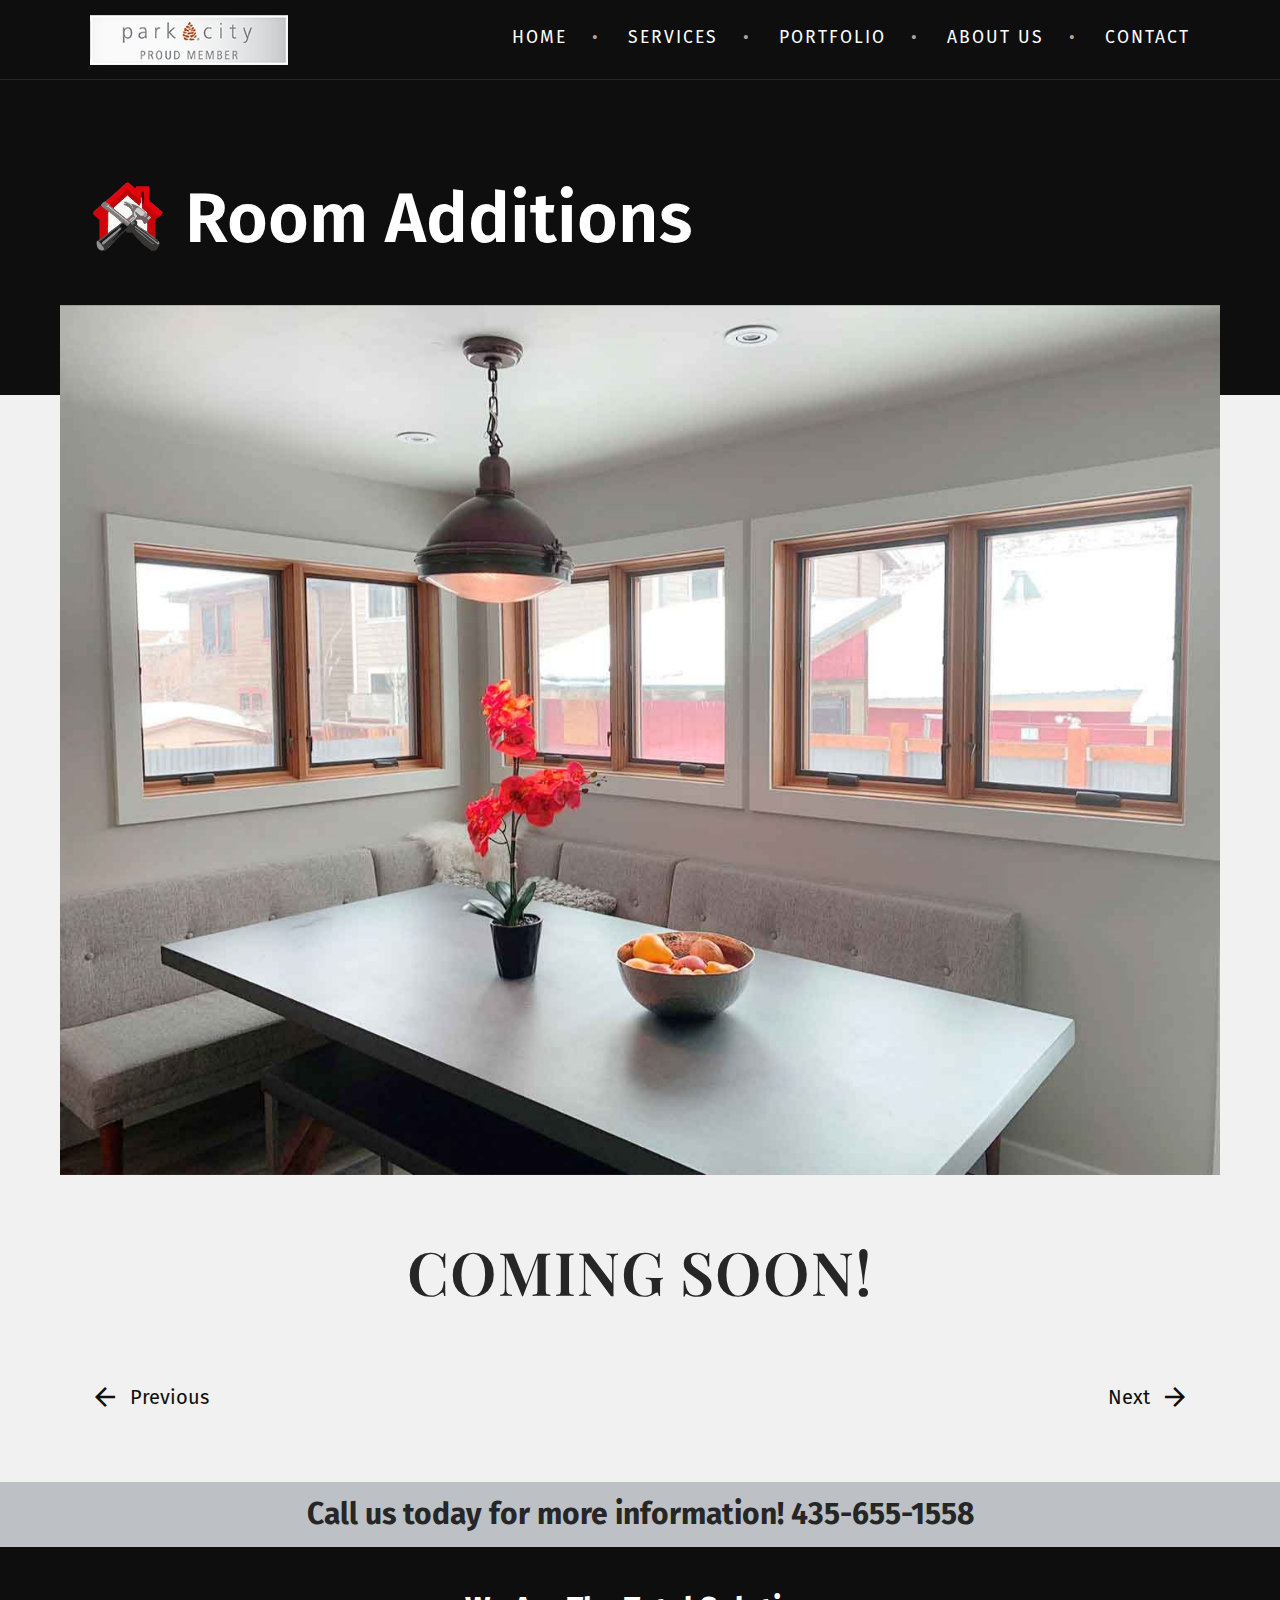
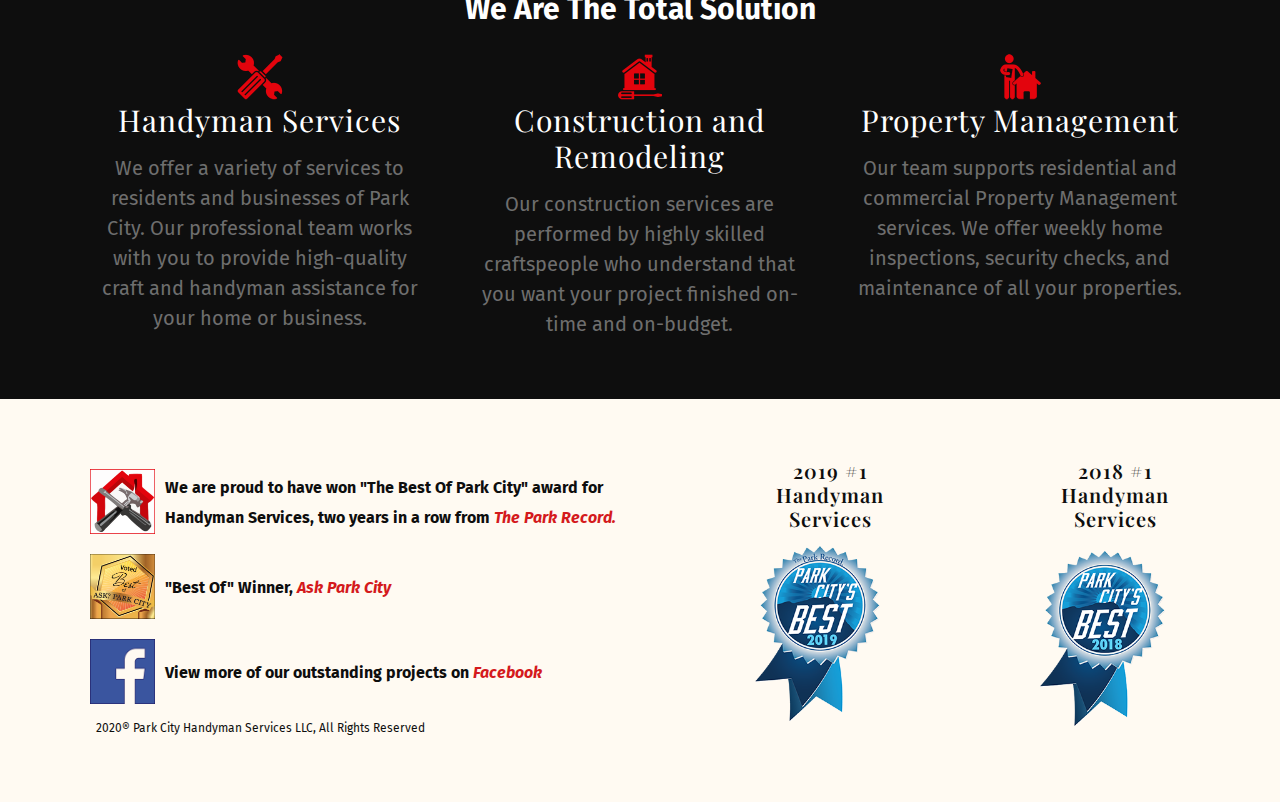
<file: room-additions.html>
<!doctype html>
<html lang="en">
<head>
    <title>Park City Handyman Services</title>
    <meta charset="utf-8"><meta name="viewport" content="width=device-width, initial-scale=1, shrink-to-fit=no">
<link rel="shortcut icon" type="image/png" href="images/favicon.ico">
<!-- Goole fonts -->
    <link href="https://fonts.googleapis.com/css?family=Playfair+Display:400,600%7CFira+Sans:300,400,400i,600" rel="stylesheet">

    <!-- Material icons -->
    <link href="https://fonts.googleapis.com/icon?family=Material+Icons"
      rel="stylesheet">    <!-- CSS -->
    <link rel="stylesheet" href="assets/css/themeA.css">

    <!-- JS -->
    <script src="assets/js/theme.js" defer></script>
</head>

<body>

<header class="site-header fixed-top bg-black border-bottom border-dark">
    <a href="#content" class="sr-only sr-only-focusable">Skip to main content</a>
    <div class="container">

        <!-- Navbar -->
<nav class="navbar main-nav navbar-expand-lg navbar-dark">
<button class="navbar-toggler" type="button" data-toggle="collapse" data-target="#navbarToggle" aria-controls="navbarToggle" aria-expanded="false" aria-label="Toggle main navigation">
<span class="navbar-toggler-icon"></span>
</button>
<a href="https://www.visitparkcity.com/listing/park-city-handyman-services/23508/" target="_blank" style="text-decoration: none"><img src="images/pccc.png" style="height: 50px"></a>
    <div class="collapse navbar-collapse" id="navbarToggle">
        <ul class="navbar-nav text-uppercase ml-auto">

            <li class="nav-item">
                <a class="nav-link" href="index.html">Home</a>
            </li>
			<li class="nav-item dropdown">
                <a class="nav-link" id="navbarDropdown" role="button" data-toggle="dropdown" aria-haspopup="true" aria-expanded="false">
                    Services
                </a>
                <div class="dropdown-content" aria-labelledby="navbarDropdown">
                    <a class="dropdown-item" href="handyman-services.html">Handyman Services</a>
                    <a class="dropdown-item" href="construction-remodeling.html">Construction and Remodeling</a>
                    <a class="dropdown-item" href="property-management.html">Property Management</a>
                </div>
            </li>
		    <li class="nav-item dropdown">
                <a class="nav-link" id="navbarDropdown2" role="button" aria-haspopup="true" aria-expanded="false">
                    Portfolio
                </a>
                <div class="dropdown-content" aria-labelledby="navbarDropdown">
					<a class="dropdown-item" href="handyman-lists.html">Handyman Lists</a>
					<a class="dropdown-item" href="bathroom-facelifts.html">Bathroom Facelifts</a>
					<a class="dropdown-item" href="room-additions.html">Room Additions</a>
					<a class="dropdown-item" href="deck-fence.html">Decks and Fencing</a>
					<a class="dropdown-item" href="custom-design.html">Custom Design Work</a>
					<a class="dropdown-item" href="kitchen-remodel.html">Kitchen Remodels</a>
					<a class="dropdown-item" href="gutter-cleaning.html">Gutter Cleaning</a>
				</div>
            </li>
            <li class="nav-item">
                <a class="nav-link" href="about.html">About Us</a>
			</li>
		   <li class="nav-item">
                <a class="nav-link" href="contact.html">Contact</a>
            </li>
        </ul>
    </div>
</nav>
    </div>
</header>

<main id="content">

    <!-- Hero -->
       <div class="container py-6">
		 <div class="d-flex">
			<div> <img src="images/logo.png" style="width: 75px"></div>
			<div class="pl"><h1 class="display-4 pb-3">Room Additions</h1></div>
		 </div>
       </div>

    <!-- Project -->
    <div class="bg-light text-dark pb-5">
        <div class="container py-2">
            <div id="slideshow" class="carousel slide mt-n6 mx-lg-n4 mb-5" data-ride="carousel">
                <div class="carousel-inner">
                    <div class="carousel-item active">
                        <img src="images/portfolio/pr1.jpg" class="img-fluid" alt="First slide">
                    </div>
                </div>
            </div>


			<div class="d-flex justify-content-center mb-5">  
                <div class="col-lg-12" align="center" style="max-width: 700px">
               <h1>COMING SOON!</h1>
                </div>
            </div>
			

            <div class="d-flex justify-content-between align-content-center">
                <a href="bathroom-facelifts.html" class="d-flex">
                    <i class="material-icons icon-lg mr-2" aria-hidden="true">
                    arrow_back</i>
                    <span class="">Previous</span>
                    </a>
                    <a href="deck-fence.html" class="d-flex">
                        <span class="">Next</span>
                        <i class="material-icons icon-lg ml-2" aria-hidden="true">
                        arrow_forward</i>
                    </a>
                </div>
            </div>
        </div>	<!-- Call-US to action -->
        <div class="bg-primary text-dark text-center">            
			<div class="container py-2 big">
               Call us today for more information! 435-655-1558
            </div>
        </div>
	
	
	    <!-- Icon blocks -->
<div class="container">
<div class="py-3 mt-3" align="center"><span class="big">We Are The Total Solution</span></div>
<div class="row">
<div class="col-md-4 mb-5" align="center">
<a href="handyman-services.html" style="text-decoration: none">
<img src="images/icon_hm.png" style="width: 50px" aria-hidden="true">
<h2 class="h4 font-weight-normal text-white">Handyman Services</h2>
<p class="mb-md-0 text-muted"> We offer a variety of services to residents and businesses of Park City. Our professional team works with you to provide high-quality craft and handyman assistance for your home or business.</p>
</a>
</div>
<div class="col-md-4 mb-5" align="center">
<a href="construction-remodeling.html" style="text-decoration: none">
<img src="images/icon_ds.png" style="width: 50px" aria-hidden="true">
<h2 class="h4 font-weight-normal text-white">Construction and Remodeling</h2>
<p class="mb-md-0 text-muted"> Our construction services are performed by highly skilled craftspeople who understand that you want your project finished on-time and on-budget.</p>
</a>
</div>
<div class="col-md-4 mb-5" align="center">
<a href="property-management.html" style="text-decoration: none">
<img src="images/icon_pm.png" style="width: 50px" aria-hidden="true">
<h2 class="h4 font-weight-normal text-white">Property Management</h2>
<p class="mb-md-0 text-muted">Our team supports residential and commercial Property Management services. We offer weekly home inspections, security checks, and maintenance of all your properties.</p>
</a>
</div>
</div>
</div> </main>     

	 <footer class="f-color text-black">
           <div class="container py-5 py-md-5">
            <div class="row justify-content-md-between">
			    <div class="col-sm-12 col-md-6 mt-4 mt-md-0">
			           <ul class="list-unstyled mb-0">
                        <li class="py-2">
                            <div class="d-flex align-items-center">
                                <div>
                                    <img src="images/pchslogo.png" style="width: 75px" class="pr">
                                </div>
                                <div>
                                    <span class="small"><b>We are proud to have won "The Best Of Park City" award for Handyman Services, two years in a row from <a href="https://www.parkrecord.com/" target="_blank"><i>The Park Record.</i></a></b></span>
                                </div>
                            </div>
                        </li>

						<li class="py-2">
                            <div class="d-flex align-items-center">
                                <div>
                                    <img src="images/apc.png" style="width: 75px" class="pr">
                                </div>
 								<div><span class="small"><b>"Best Of" Winner, <a href="https://askparkcity.com/locals/home-services/" target="_blank"><i>Ask Park City</i></a></b></span>
								</div>
          
                            </div>
                        </li>
						   
						<li class="py-2">
                            <div class="d-flex align-items-center">
                                <div>
                                    <img src="images/facebook.png" style="width: 75px" class="pr">
                                </div>
 								<div><span class="small"><b>View more of our outstanding projects on <a href="https://www.facebook.com/ParkCityHandymanServicesandPropertyManagement/" target="_blank" ><i>Facebook</i></a></b></span>
								</div>
          
                            </div>
                        </li>
						   
						<li class="py-1 tiny">
						 &nbsp; 2020® Park City Handyman Services LLC, All Rights Reserved
						</li>
					</ul>
                </div>	
				
                <div class="col-6 col-md-2">
                    <h2 class="h6 text-center">2019 #1 Handyman Services</h2>
                    <img src="images/pcr2019.png" style="width: 125px" alt="Park City Record Best of Award 2019">
                </div>
                <div class="col-6 col-md-2">
                    <h2 class="h6 text-center mb-3">2018 #1 Handyman Services</h2>
                    <img src="images/pcr2018.png" style="width: 125px" alt="Park City Record Best of Award 2018">
                </div>
            </div>
        </div>
    </footer>
	
  
 </body>
</html>
</file>
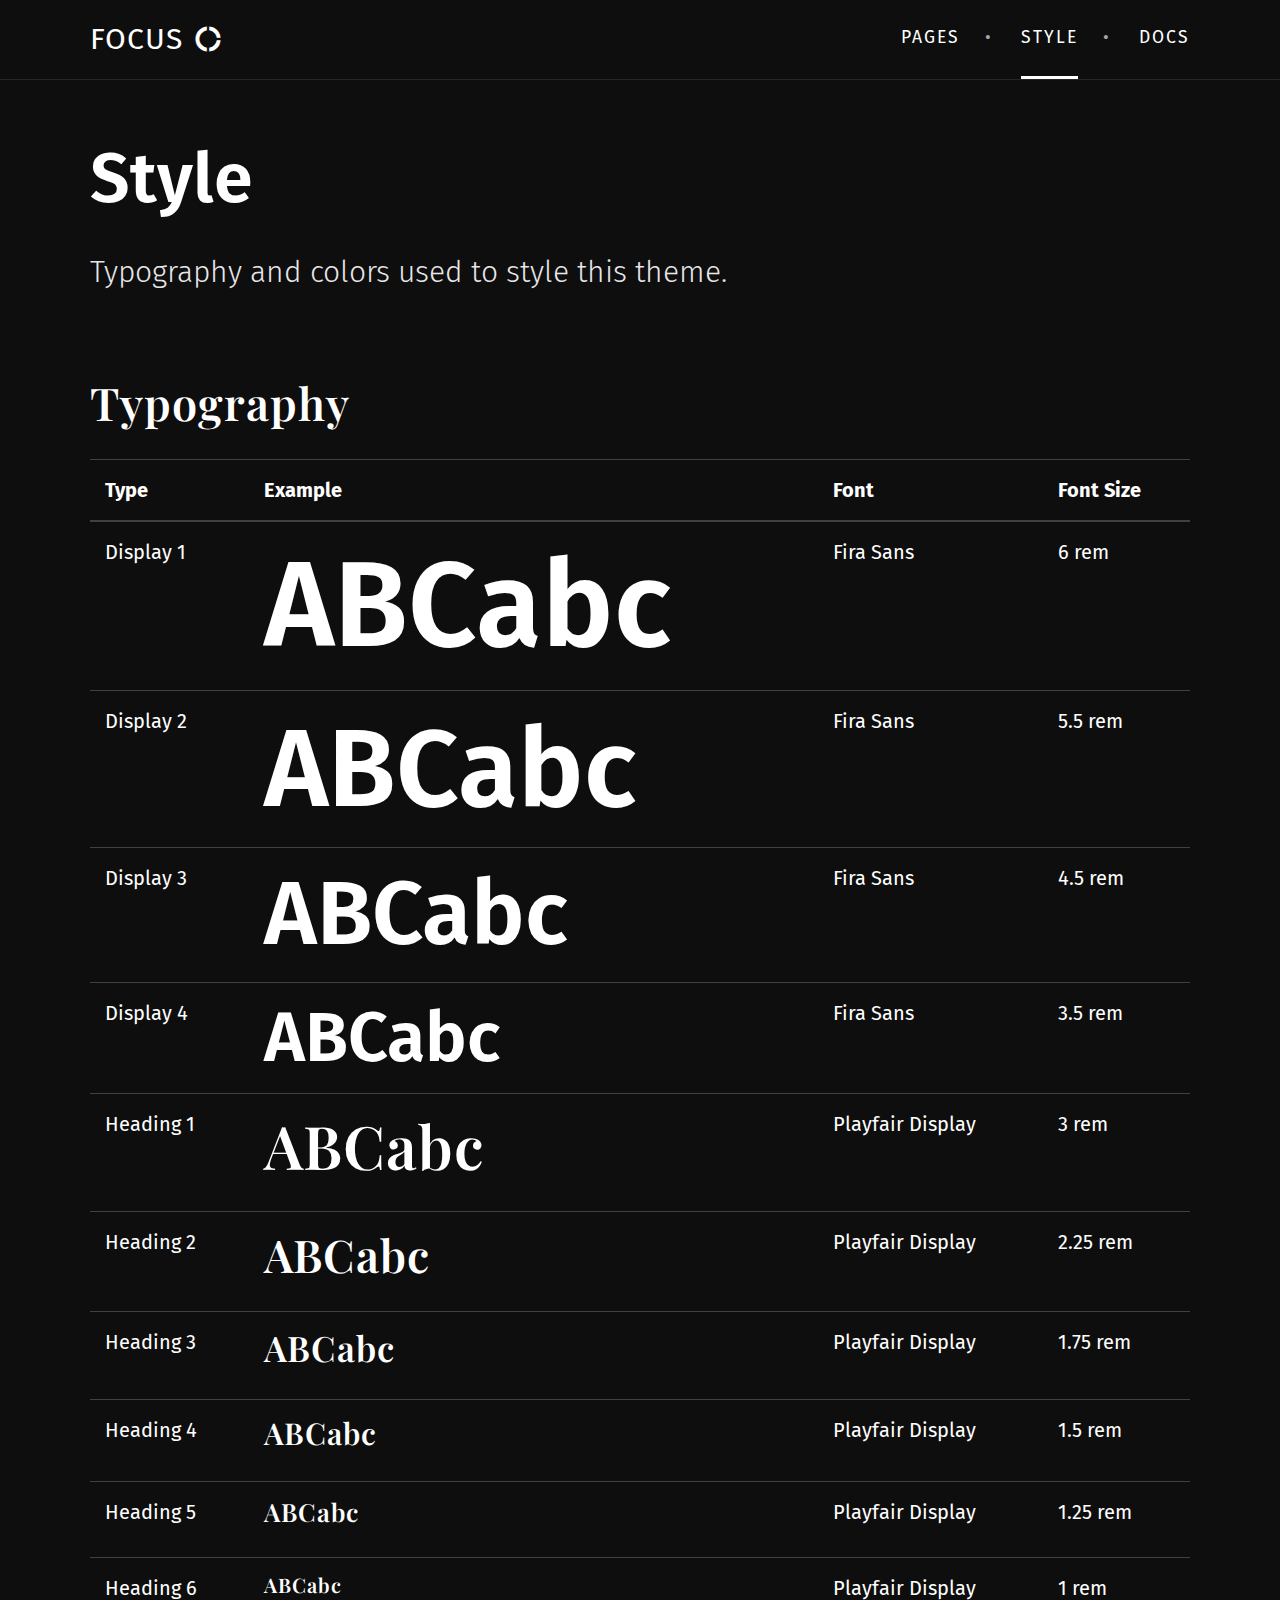
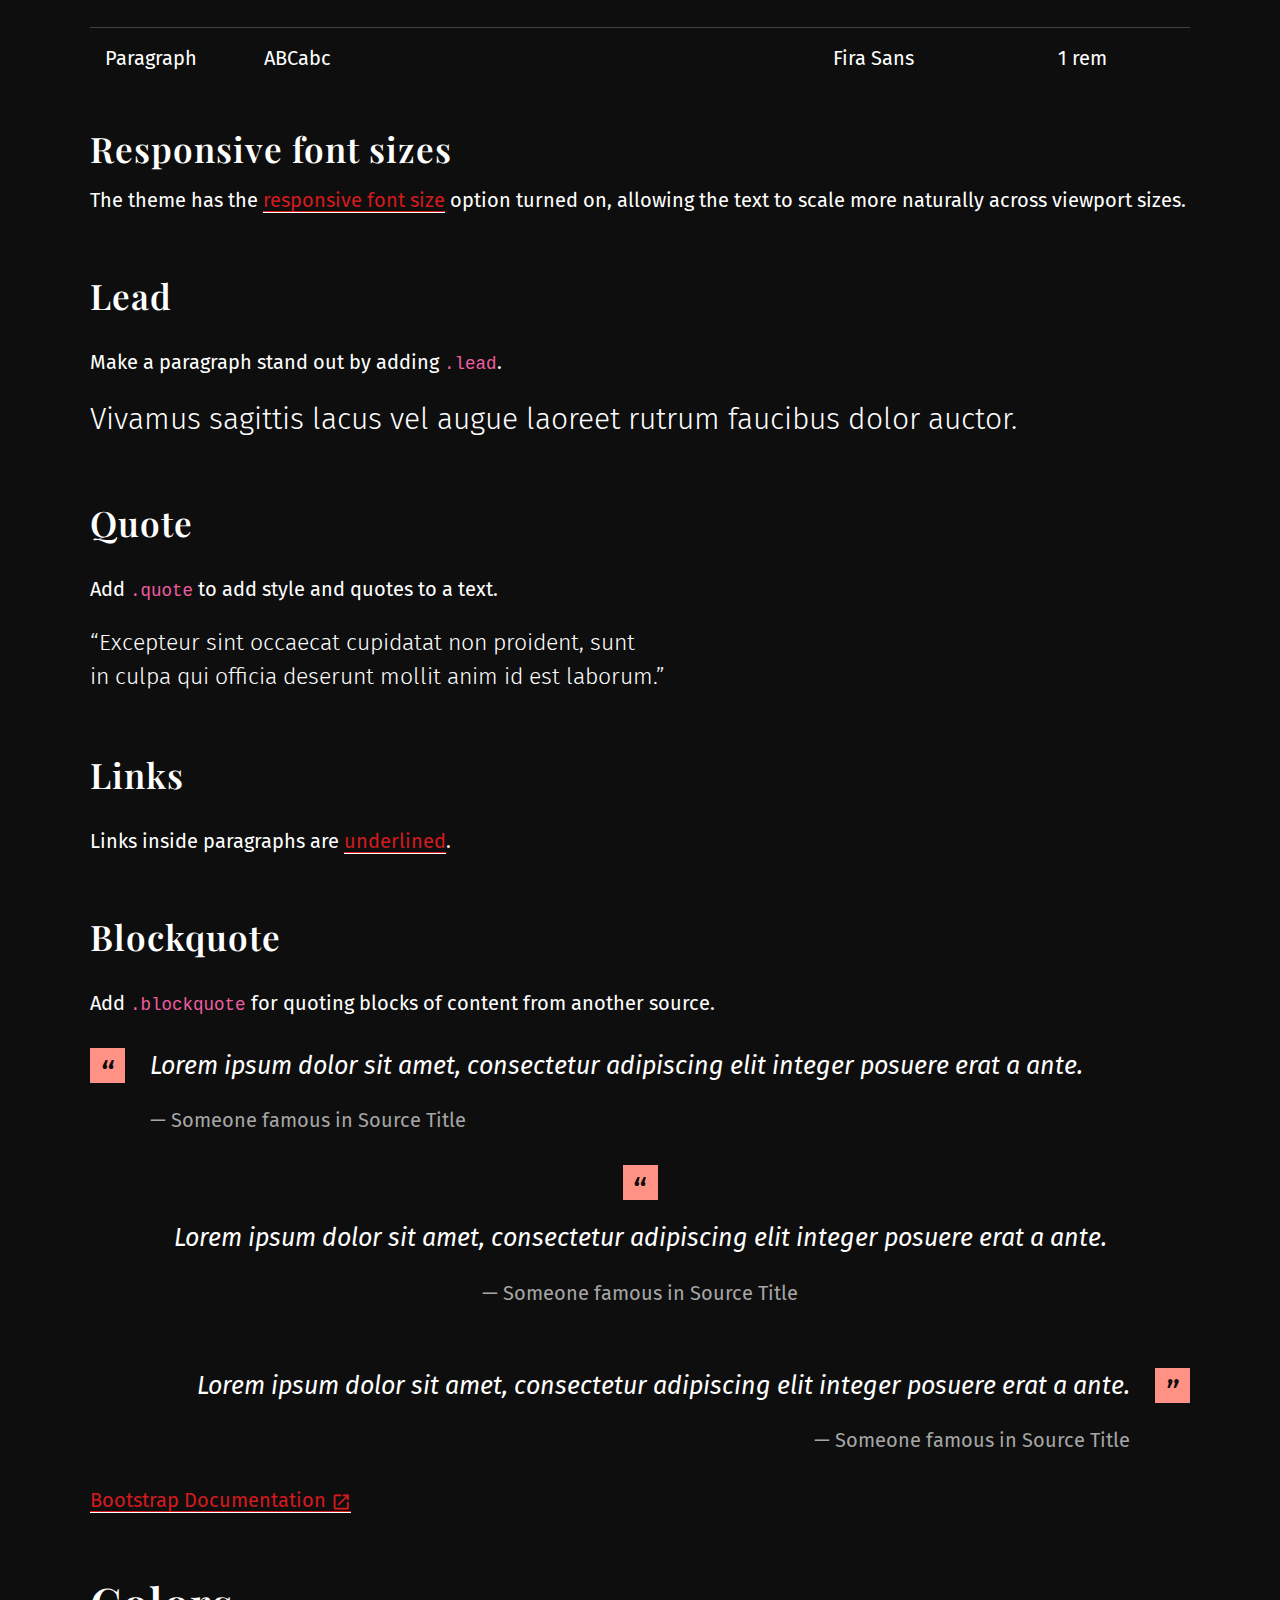
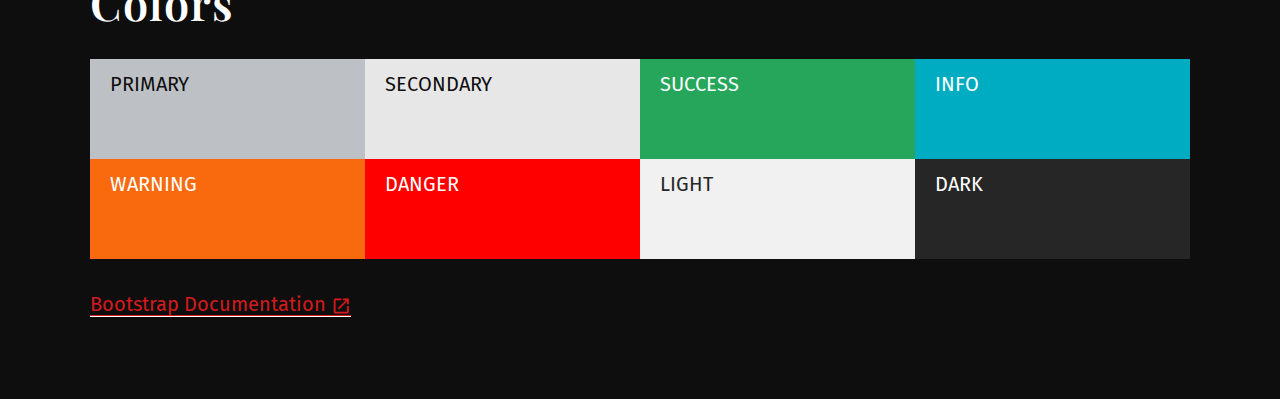
<file: style.html>
<!doctype html>
<html lang="en">
<head>
    <title>Style - Focus Theme</title>
    <meta charset="utf-8"><meta name="viewport" content="width=device-width, initial-scale=1, shrink-to-fit=no">
<link rel="shortcut icon" type="image/png" href="images/favicon.ico">
<!-- Goole fonts -->
    <link href="https://fonts.googleapis.com/css?family=Playfair+Display:400,600%7CFira+Sans:300,400,400i,600" rel="stylesheet">

    <!-- Material icons -->
    <link href="https://fonts.googleapis.com/icon?family=Material+Icons"
      rel="stylesheet">    <!-- CSS -->
    <link rel="stylesheet" href="assets/css/themeA.css">

    <!-- JS -->
    <script src="assets/js/theme.js" defer></script>
</head>

<body>

<header class="site-header fixed-top bg-black border-bottom border-dark">
    <a href="#content" class="sr-only sr-only-focusable">Skip to main content</a>
    <div class="container">

        <!-- Navbar -->
        <nav class="navbar main-nav navbar-expand-lg navbar-dark" aria-label="Main navigation">
            <a href="index.html" class="navbar-brand d-inline-flex text-uppercase">Focus <i class="material-icons ml-2" aria-hidden="true">donut_large</i></a>
            <button class="navbar-toggler" type="button" data-toggle="collapse" data-target="#navbarContent" aria-controls="navbarContent" aria-expanded="false" aria-label="Toggle navigation">
                <span class="navbar-toggler-icon"></span>
            </button>
            <div class="collapse navbar-collapse text-uppercase" id="navbarContent">
                <ul class="navbar-nav ml-auto">
                    <li class="nav-item">
                        <a href="pages.html" class="nav-link">Pages</a>
                    </li>
                    <li class="nav-item">
                        <a href="style.html" class="nav-link active">Style</a>
                    </li>
                    <li class="nav-item">
                        <a href="docs/index.html" class="nav-link">Docs</a>
                    </li>
                </ul>
            </div>
        </nav>
    </div>
</header>

    <main id="content">
        <div class="container">
            <div class="row py-5">
                <div class="col-lg-9">
                    <h1 class="display-4 mb-4">Style</h1>
                    <p class="lead text-secondary">Typography and colors used to style this theme.</p>
                </div>
            </div>
        </div>

        <div class="container pb-5">
            <h2 class="mb-4">Typography</h2>
            <table class="table table-responsive-md">
                <thead>
                    <tr>
                        <th>Type</th>
                        <th>Example</th>
                        <th>Font</th>
                        <th>Font Size</th>
                    </tr>
                </thead>
                <tbody>
                    <tr>
                        <td>Display 1</td>
                        <td>
                            <p class="display-1 mb-0">ABCabc</p>
                        </td>
                        <td>Fira Sans</td>
                        <td>6 rem</td>
                    </tr>
                    <tr>
                        <td>Display 2</td>
                        <td>
                            <p class="display-2 mb-0">ABCabc</p>
                        </td>
                        <td>Fira Sans</td>
                        <td>5.5 rem</td>
                    </tr>
                    <tr>
                        <td>Display 3</td>
                        <td>
                            <p class="display-3 mb-0">ABCabc</p>
                        </td>
                        <td>Fira Sans</td>
                        <td>4.5 rem</td>
                    </tr>
                    <tr>
                        <td>Display 4</td>
                        <td>
                            <p class="display-4 mb-0">ABCabc</p>
                        </td>
                        <td>Fira Sans</td>
                        <td>3.5 rem</td>
                    </tr>
                    <tr>
                        <td>Heading 1</td>
                        <td>
                            <p class="h1">ABCabc</p>
                        </td>
                        <td>Playfair Display</td>
                        <td>3 rem</td>
                    </tr>
                    <tr>
                        <td>Heading 2</td>
                        <td>
                            <p class="h2">ABCabc</p>
                        </td>
                        <td>Playfair Display</td>
                        <td>2.25 rem</td>
                    </tr>
                    <tr>
                        <td>Heading 3</td>
                        <td>
                            <p class="h3">ABCabc</p>
                        </td>
                        <td>Playfair Display</td>
                        <td>1.75 rem</td>
                    </tr>
                    <tr>
                        <td>Heading 4</td>
                        <td>
                            <p class="h4">ABCabc</p>
                        </td>
                        <td>Playfair Display</td>
                        <td>1.5 rem</td>
                    </tr>
                    <tr>
                        <td>Heading 5</td>
                        <td>
                            <p class="h5">ABCabc</p>
                        </td>
                        <td>Playfair Display</td>
                        <td>1.25 rem</td>
                    </tr>
                    <tr>
                        <td>Heading 6</td>
                        <td>
                            <p class="h6">ABCabc</p>
                        </td>
                        <td>Playfair Display</td>
                        <td>1 rem</td>
                    </tr>
                    <tr>
                        <td>Paragraph</td>
                        <td>
                            <p>ABCabc</p>
                        </td>
                        <td>Fira Sans</td>
                        <td>1 rem</td>
                    </tr>
                </tbody>
            </table>

            <h3>Responsive font sizes</h3>
            <p class="mb-5">The theme has the <a href="https://getbootstrap.com/docs/4.4/content/typography/#responsive-font-sizes" target="_blank" rel="noopener">responsive font size</a> option turned on, allowing the text to scale more naturally across viewport sizes.</p>

            <h3 class="mb-4">Lead</h3>
            <p>Make a paragraph stand out by adding <code>.lead</code>.</p>
            <p class="lead mb-5">
                Vivamus sagittis lacus vel augue laoreet rutrum faucibus dolor auctor.
            </p>

            <h3 class="mb-4">Quote</h3>
            <p>Add <code>.quote</code> to add style and quotes to a text.</p>
            <p class="quote mb-5">Excepteur sint occaecat cupidatat non proident, sunt<br> in culpa qui officia deserunt mollit anim id est laborum.</p>

            <h3 class="mb-4">Links</h3>
            <p class="mb-5">Links inside paragraphs are <a href="#">underlined</a>.</p>

            <h3 class="mb-4">Blockquote</h3>
            <p class="mb-4">Add <code>.blockquote</code> for quoting blocks of content from another source.</p>
            <blockquote class="blockquote mb-4">
                <p class="font-italic">Lorem ipsum dolor sit amet, consectetur adipiscing elit integer posuere erat a ante.</p>
                <footer class="blockquote-footer">Someone famous in <cite title="Source Title">Source Title</cite></footer>
            </blockquote>

            <blockquote class="blockquote mb-5 text-center">
                <p class="font-italic">Lorem ipsum dolor sit amet, consectetur adipiscing elit integer posuere erat a ante.</p>
                <footer class="blockquote-footer">Someone famous in <cite title="Source Title">Source Title</cite></footer>
            </blockquote>

            <blockquote class="blockquote mb-4 text-right">
                <p class="font-italic">Lorem ipsum dolor sit amet, consectetur adipiscing elit integer posuere erat a ante.</p>
                <footer class="blockquote-footer">Someone famous in <cite title="Source Title">Source Title</cite></footer>
            </blockquote>

            <p class="mb-5">
                <a href="https://getbootstrap.com/docs/4.4/content/typography/" target="_blank" rel="noopener">Bootstrap Documentation <i class="material-icons align-middle" aria-hidden="true">launch</i></a>
            </p>

            <h2 class="mb-4">Colors</h2>

            <div class="row no-gutters mb-4">
                <div class="col-md-3 bg-primary pt-2 pb-5 px-3 text-black text-uppercase">
                    Primary
                </div>
                <div class="col-md-3 bg-secondary pt-2 pb-5 px-3 text-black text-uppercase">
                    Secondary
                </div>
                <div class="col-md-3 bg-success pt-2 pb-5 px-3 text-white text-uppercase">
                    Success
                </div>
                <div class="col-md-3 bg-info pt-2 pb-5 px-3 text-white text-uppercase">
                    Info
                </div>
                <div class="col-md-3 bg-warning pt-2 pb-5 px-3 text-white text-uppercase">
                    Warning
                </div>
                <div class="col-md-3 bg-danger pt-2 pb-5 px-3 text-white text-uppercase">
                    Danger
                </div>
                <div class="col-md-3 bg-light pt-2 pb-5 px-3 text-dark text-uppercase">
                    Light
                </div>
                <div class="col-md-3 bg-dark pt-2 pb-5 px-3 text-white text-uppercase">
                    Dark
                </div>
            </div>
            <p>
                <a href="https://getbootstrap.com/docs/4.4/utilities/colors/" target="_blank" rel="noopener">Bootstrap Documentation <i class="material-icons align-middle" aria-hidden="true">launch</i></a>
            </p>
        </div>
    </main>
</file>
